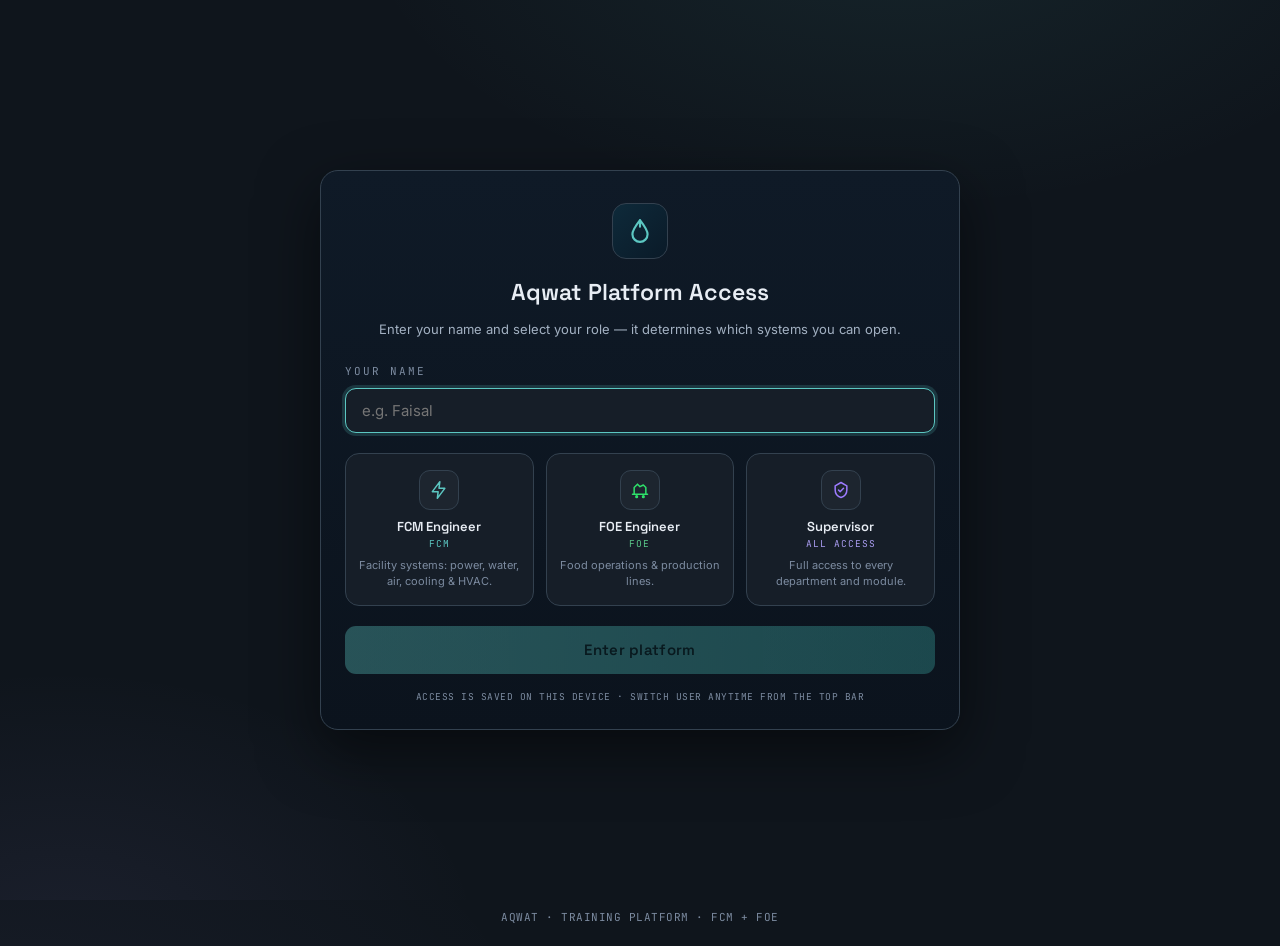
<file: index.html>
<!DOCTYPE html>
<html lang="en" dir="ltr">
<head>
<meta charset="UTF-8">
<meta name="viewport" content="width=device-width, initial-scale=1.0, viewport-fit=cover">
<meta name="color-scheme" content="dark">
<meta name="theme-color" content="#080d13">
<title>Aqwat — Training Platform</title>
<link rel="preconnect" href="https://fonts.googleapis.com">
<link rel="preconnect" href="https://fonts.gstatic.com" crossorigin>
<link href="https://fonts.googleapis.com/css2?family=Space+Grotesk:wght@400;500;600;700&family=Inter:wght@400;500;600&family=JetBrains+Mono:wght@400;500;700&family=Cairo:wght@400;500;600;700&display=swap" rel="stylesheet">
<link rel="stylesheet" href="css/main.css">
</head>
<body>
<a class="skip" href="#main" data-t="skip">Skip to content</a>

<!-- ============ ENTRY GATE ============ -->
<div id="gate" role="dialog" aria-modal="true" aria-labelledby="gateTitle">
  <div class="gatebox">
    <div class="glogo" aria-hidden="true"><svg width="26" height="26" viewBox="0 0 24 24" fill="none" stroke="#5cc7c2" stroke-width="2" stroke-linecap="round" stroke-linejoin="round"><path d="M12 2v6M12 22a7 7 0 0 0 7-7c0-4-7-13-7-13S5 11 5 15a7 7 0 0 0 7 7z"/></svg></div>
    <h2 id="gateTitle">Aqwat Platform Access</h2>
    <p class="gsub" id="gateSub"></p>
    <div class="gfield">
      <label for="gateName" id="gateNameL">Your name</label>
      <input id="gateName" type="text" maxlength="40" autocomplete="off">
    </div>
    <div class="roles" id="roleGrid" role="radiogroup" aria-labelledby="gateSub">
      <button class="role" data-role="fcm_eng" role="radio" aria-checked="false">
        <span class="rico" aria-hidden="true"><svg width="20" height="20" viewBox="0 0 24 24" fill="none" stroke="#5cc7c2" stroke-width="1.8" stroke-linecap="round" stroke-linejoin="round"><path d="M13 2 4 14h7l-1 8 9-12h-7z"/></svg></span>
        <h4 id="rFcmN">FCM Engineer</h4><span class="rc">FCM</span><p id="rFcmD"></p>
      </button>
      <button class="role" data-role="foe_eng" role="radio" aria-checked="false">
        <span class="rico" aria-hidden="true"><svg width="20" height="20" viewBox="0 0 24 24" fill="none" stroke="#2ee06a" stroke-width="1.8" stroke-linecap="round" stroke-linejoin="round"><path d="M3 17h18M5 17V9l4-4 3 3 4-2 3 3v8"/><circle cx="8" cy="20" r="1"/><circle cx="16" cy="20" r="1"/></svg></span>
        <h4 id="rFoeN">FOE Engineer</h4><span class="rc">FOE</span><p id="rFoeD"></p>
      </button>
      <button class="role" data-role="supervisor" role="radio" aria-checked="false">
        <span class="rico" aria-hidden="true"><svg width="20" height="20" viewBox="0 0 24 24" fill="none" stroke="#9d7bff" stroke-width="1.8" stroke-linecap="round" stroke-linejoin="round"><path d="M12 3l7 4v5c0 5-3.5 8-7 9-3.5-1-7-4-7-9V7z"/><path d="m9 12 2 2 4-4"/></svg></span>
        <h4 id="rSupN">Supervisor</h4><span class="rc rc-sup" id="rSupC">ALL ACCESS</span><p id="rSupD"></p>
      </button>
    </div>
    <button id="gateEnter" disabled>Enter platform</button>
    <p class="gatehint" id="gateHint"></p>
  </div>
</div>

<header>
  <div class="brand">
    <div><h1>Aqwat</h1><div class="sub" id="brandSub">Training Platform</div></div>
  </div>
  <nav class="mainnav" aria-label="Main">
    <button class="navbtn on" data-view="home" data-t="navHome">Modules</button>
    <button class="navbtn" data-view="dash" data-t="navDash">Dashboard</button>
    <button class="navbtn" data-view="insights" data-t="navInsights">Insights</button>
    <button class="navbtn" data-view="maint" data-t="navMaint">Maintenance</button>
  </nav>
  <div class="spacer"></div>
  <div class="clock" aria-hidden="true"><div id="clkTop">--:--:--</div><div><span id="clkPhaseL">PHASE</span> <b id="clkPhase">—</b></div></div>
  <button class="userchip" id="userChip">
    <span class="av" id="uAv" aria-hidden="true">?</span>
    <span class="uinfo"><span class="un" id="uName">—</span><br><span class="ur" id="uRole">—</span></span>
  </button>
  <div class="langtog" id="langTog" role="group" aria-label="Language">
    <button data-lang="en" class="on" aria-pressed="true">EN</button>
    <button data-lang="ar" aria-pressed="false">ع</button>
  </div>
</header>

<main class="stage" id="main">

  <!-- ============ HOME VIEW ============ -->
  <section id="view-home">
    <div class="hero">
      <div class="kick" id="heroKick"></div>
      <h2 id="heroTitle"></h2>
      <p id="heroLede"></p>
      <div class="opsstrip">
        <div class="live" id="opsLive"><span class="pdot" aria-hidden="true"></span><span id="opsLiveText">—</span></div>
        <div class="vsep" aria-hidden="true"></div>
        <div class="prog">
          <div class="pk"><span id="progL"></span><b id="progV">0 / 0</b></div>
          <div class="pbar" role="progressbar" aria-labelledby="progL" aria-valuemin="0" aria-valuemax="100" aria-valuenow="0" id="progBar"><div class="pfill" id="progFill"></div></div>
        </div>
      </div>
    </div>

    <div class="toolbar">
      <button class="fbtn on all" data-f="all"><span class="d" aria-hidden="true"></span><span data-t="fAll">All</span></button>
      <button class="fbtn fcm" data-f="fcm"><span class="d" aria-hidden="true"></span>FCM</button>
      <button class="fbtn foe" data-f="foe"><span class="d" aria-hidden="true"></span>FOE</button>
      <div class="search">
        <svg width="15" height="15" viewBox="0 0 24 24" fill="none" stroke="#8296ac" stroke-width="2" aria-hidden="true"><circle cx="11" cy="11" r="7"/><path d="m21 21-4-4"/></svg>
        <input id="searchBox" type="search" autocomplete="off" aria-label="Search modules">
      </div>
      <button class="fbtn" id="contentSearchBtn" aria-label="Search all content">
        <svg width="15" height="15" viewBox="0 0 24 24" fill="none" stroke="currentColor" stroke-width="2" aria-hidden="true"><circle cx="11" cy="11" r="7"/><path d="m21 21-4-4"/></svg>
        <span data-t="searchTitle">Search all content</span>
      </button>
    </div>

    <div id="pinWrap" hidden>
      <div class="sectitle"><span data-t="pinned">Pinned</span></div>
      <div class="pinrow" id="pinRow"></div>
    </div>

    <div class="sectitle"><span data-t="allSystems">All modules</span></div>
    <div class="grid" id="grid"></div>
  </section>

  <!-- ============ DASHBOARD VIEW ============ -->
  <section id="view-dash" hidden>
    <div class="hero">
      <div class="kick" id="dashKick"></div>
      <h2 id="dashTitle"></h2>
      <p id="dashLede"></p>
    </div>

    <!-- KPI cards -->
    <div class="kpigrid" id="kpiGrid"></div>

    <!-- continue + streak -->
    <div class="dashsplit">
      <div class="continuecard" id="continueCard" hidden>
        <div class="cc-k" id="continueL"></div>
        <div class="cc-row">
          <div class="ico" id="continueIco" aria-hidden="true"></div>
          <div class="cc-info"><h4 id="continueName">—</h4><span id="continueDept"></span></div>
          <button class="cc-go" id="continueBtn"></button>
        </div>
      </div>
      <div class="streakcard">
        <div class="streak-flame" aria-hidden="true">
          <svg width="26" height="26" viewBox="0 0 24 24" fill="none" stroke="#ffb02e" stroke-width="1.8" stroke-linecap="round" stroke-linejoin="round"><path d="M12 2c1 3 4 4 4 8a4 4 0 0 1-8 0c0-1 .5-2 1-3 .5 2 2 2 2 2 .5-3-1-5 1-7z"/><path d="M8 14a4 4 0 0 0 8 0"/></svg>
        </div>
        <div><b id="streakN">0</b><span id="streakL"></span></div>
      </div>
    </div>

    <div class="sectitle"><span id="recentL"></span></div>
    <div class="pinrow" id="recentRow"></div>

    <!-- completion ring + cert -->
    <div class="dashtop">
      <div class="ringcard">
        <svg class="ring" viewBox="0 0 120 120" aria-hidden="true">
          <circle cx="60" cy="60" r="52" class="ring-bg"/>
          <circle cx="60" cy="60" r="52" class="ring-fg" id="ringFg"/>
        </svg>
        <div class="ringtxt"><b id="ringPct">0%</b><span id="ringL"></span></div>
      </div>
      <div class="dashstats">
        <div class="dstat"><span class="dk" id="dsModulesL"></span><b id="dsModules">0/0</b></div>
        <div class="dstat"><span class="dk" id="dsQuizL"></span><b id="dsQuiz">0/0</b></div>
        <div class="dstat"><span class="dk" id="dsAvgL"></span><b id="dsAvg">—</b></div>
        <button id="certBtn" class="certbtn" disabled>
          <svg width="16" height="16" viewBox="0 0 24 24" fill="none" stroke="currentColor" stroke-width="2" aria-hidden="true"><circle cx="12" cy="9" r="6"/><path d="m8.5 14-2 7 5.5-3 5.5 3-2-7"/></svg>
          <span id="certBtnL">Download certificate (PDF)</span>
        </button>
        <p class="certhint" id="certHint"></p>
      </div>
    </div>
    <div class="sectitle"><span id="dashListL"></span></div>
    <div class="dashlist" id="dashList"></div>
  </section>

  <!-- ============ INSIGHTS VIEW ============ -->
  <section id="view-insights" hidden>
    <div class="hero">
      <div class="kick" id="insightsKick"></div>
      <h2 id="insightsTitle"></h2>
      <p id="insightsLede"></p>
    </div>

    <div class="insightgrid">
      <div class="panel">
        <div class="panel-h"><span id="weakTitle"></span></div>
        <div id="weakList"></div>
      </div>
      <div class="panel">
        <div class="panel-h"><span id="recTitle"></span></div>
        <div id="recList"></div>
      </div>
    </div>

    <div class="panel">
      <div class="panel-h"><span id="weeklyTitle"></span></div>
      <div id="weeklyChart" class="weeklychart"></div>
    </div>

    <div class="panel">
      <div class="panel-h"><span id="heatTitle"></span></div>
      <div id="heatmap" class="heatmap"></div>
    </div>

    <!-- Equipment KPI dashboard -->
    <div class="hero" style="margin-top:var(--sp-8)">
      <div class="kick" id="eqKick"></div>
      <h2 id="eqTitle" style="font-size:var(--fs-h3)"></h2>
      <p id="eqLede"></p>
    </div>
    <div class="eqsummary" id="eqSummary"></div>
    <div class="eqgrid" id="eqGrid"></div>
  </section>

  <!-- ============ MAINTENANCE VIEW ============ -->
  <section id="view-maint" hidden>
    <div class="hero">
      <div class="kick" id="maintKick"></div>
      <h2 id="maintTitle"></h2>
      <p id="maintLede"></p>
    </div>
    <div class="maintadd">
      <input id="maintInput" type="text" maxlength="120" aria-label="task">
      <select id="maintModule" aria-label="module"></select>
      <select id="maintPrio" aria-label="priority">
        <option value="low"></option><option value="med" selected></option><option value="high"></option>
      </select>
      <button id="maintAddBtn" class="cc-go"></button>
    </div>
    <div class="maintcounts" id="maintCounts"></div>
    <div class="maintlist" id="maintList"></div>
  </section>
</main>

<!-- ============ MODULE VIEWER ============ -->
<div id="viewer" role="dialog" aria-modal="true" aria-labelledby="vtitle">
  <div id="vbar">
    <button id="vback"><span id="vbackArrow" aria-hidden="true">←</span> <span data-t="back">Back</span></button>
    <div id="vtitle">—</div>
    <div class="spacer"></div>
    <button id="vquiz" class="quizbtn">
      <svg width="14" height="14" viewBox="0 0 24 24" fill="none" stroke="currentColor" stroke-width="2" aria-hidden="true"><path d="M9 11l3 3 8-8"/><path d="M20 12v6a2 2 0 0 1-2 2H6a2 2 0 0 1-2-2V6a2 2 0 0 1 2-2h9"/></svg>
      <span data-t="takeQuiz">Take quiz</span>
    </button>
    <button id="vpractice" class="quizbtn">
      <svg width="14" height="14" viewBox="0 0 24 24" fill="none" stroke="currentColor" stroke-width="2" aria-hidden="true"><path d="M9 18V5l12-2v13"/><circle cx="6" cy="18" r="3"/><circle cx="18" cy="16" r="3"/></svg>
      <span data-t="practiceStart">Guided practice</span>
    </button>
  </div>
  <iframe id="vframe" title="Training module" loading="lazy"></iframe>
  <div id="vload"><div><div class="sp" aria-hidden="true"></div><span data-t="loading">Loading module…</span></div></div>
</div>

<!-- ============ QUIZ OVERLAY (built by quiz.js) ============ -->
<div id="quizWrap" role="dialog" aria-modal="true" hidden></div>

<!-- ============ CONTENT SEARCH OVERLAY ============ -->
<div id="searchOverlay" role="dialog" aria-modal="true" aria-labelledby="soTitle" hidden>
  <div class="sobox">
    <div class="soh">
      <svg width="18" height="18" viewBox="0 0 24 24" fill="none" stroke="#8296ac" stroke-width="2" aria-hidden="true"><circle cx="11" cy="11" r="7"/><path d="m21 21-4-4"/></svg>
      <input id="soInput" type="search" autocomplete="off">
      <button class="qclose" id="soClose" aria-label="Close">✕</button>
    </div>
    <div id="soResults" class="soresults"></div>
  </div>
</div>

<!-- ============ CONTENT ASSISTANT ============ -->
<button id="assistFab" aria-label="Content assistant">
  <svg width="22" height="22" viewBox="0 0 24 24" fill="none" stroke="currentColor" stroke-width="1.9" stroke-linecap="round" stroke-linejoin="round"><path d="M12 3a7 7 0 0 1 7 7c0 2-1 3.5-2.5 5L16 21l-4-2-4 2 -.5-6C6 13.5 5 12 5 10a7 7 0 0 1 7-7z"/><circle cx="9.5" cy="10" r="1"/><circle cx="14.5" cy="10" r="1"/></svg>
</button>
<div id="assistPanel" role="dialog" aria-modal="true" aria-labelledby="apTitle" hidden>
  <div class="ap-h">
    <b id="apTitle"></b>
    <button class="qclose" id="apClose" aria-label="Close">✕</button>
  </div>
  <p class="ap-intro" id="apIntro"></p>
  <div class="ap-body" id="apBody"></div>
  <div class="ap-input">
    <input id="apInput" type="text" autocomplete="off">
    <button id="apSend" class="cc-go"></button>
  </div>
  <p class="ap-disclaim" id="apDisclaim"></p>
</div>

<div id="toast" role="status" aria-live="polite"></div>
<footer id="footer">AQWAT · TRAINING PLATFORM · FCM + FOE</footer>

<script src="js/store.js" defer></script>
<script src="js/i18n.js" defer></script>
<script src="js/registry.js" defer></script>
<script src="js/quiz-data.js" defer></script>
<script src="js/quiz.js" defer></script>
<script src="js/cert.js" defer></script>
<script src="js/search.js" defer></script>
<script src="js/analytics.js" defer></script>
<script src="js/assistant.js" defer></script>
<script src="js/maintenance.js" defer></script>
<script src="js/practice.js" defer></script>
<script src="js/equipment.js" defer></script>
<script src="js/app.js" defer></script>
</body>
</html>
</file>
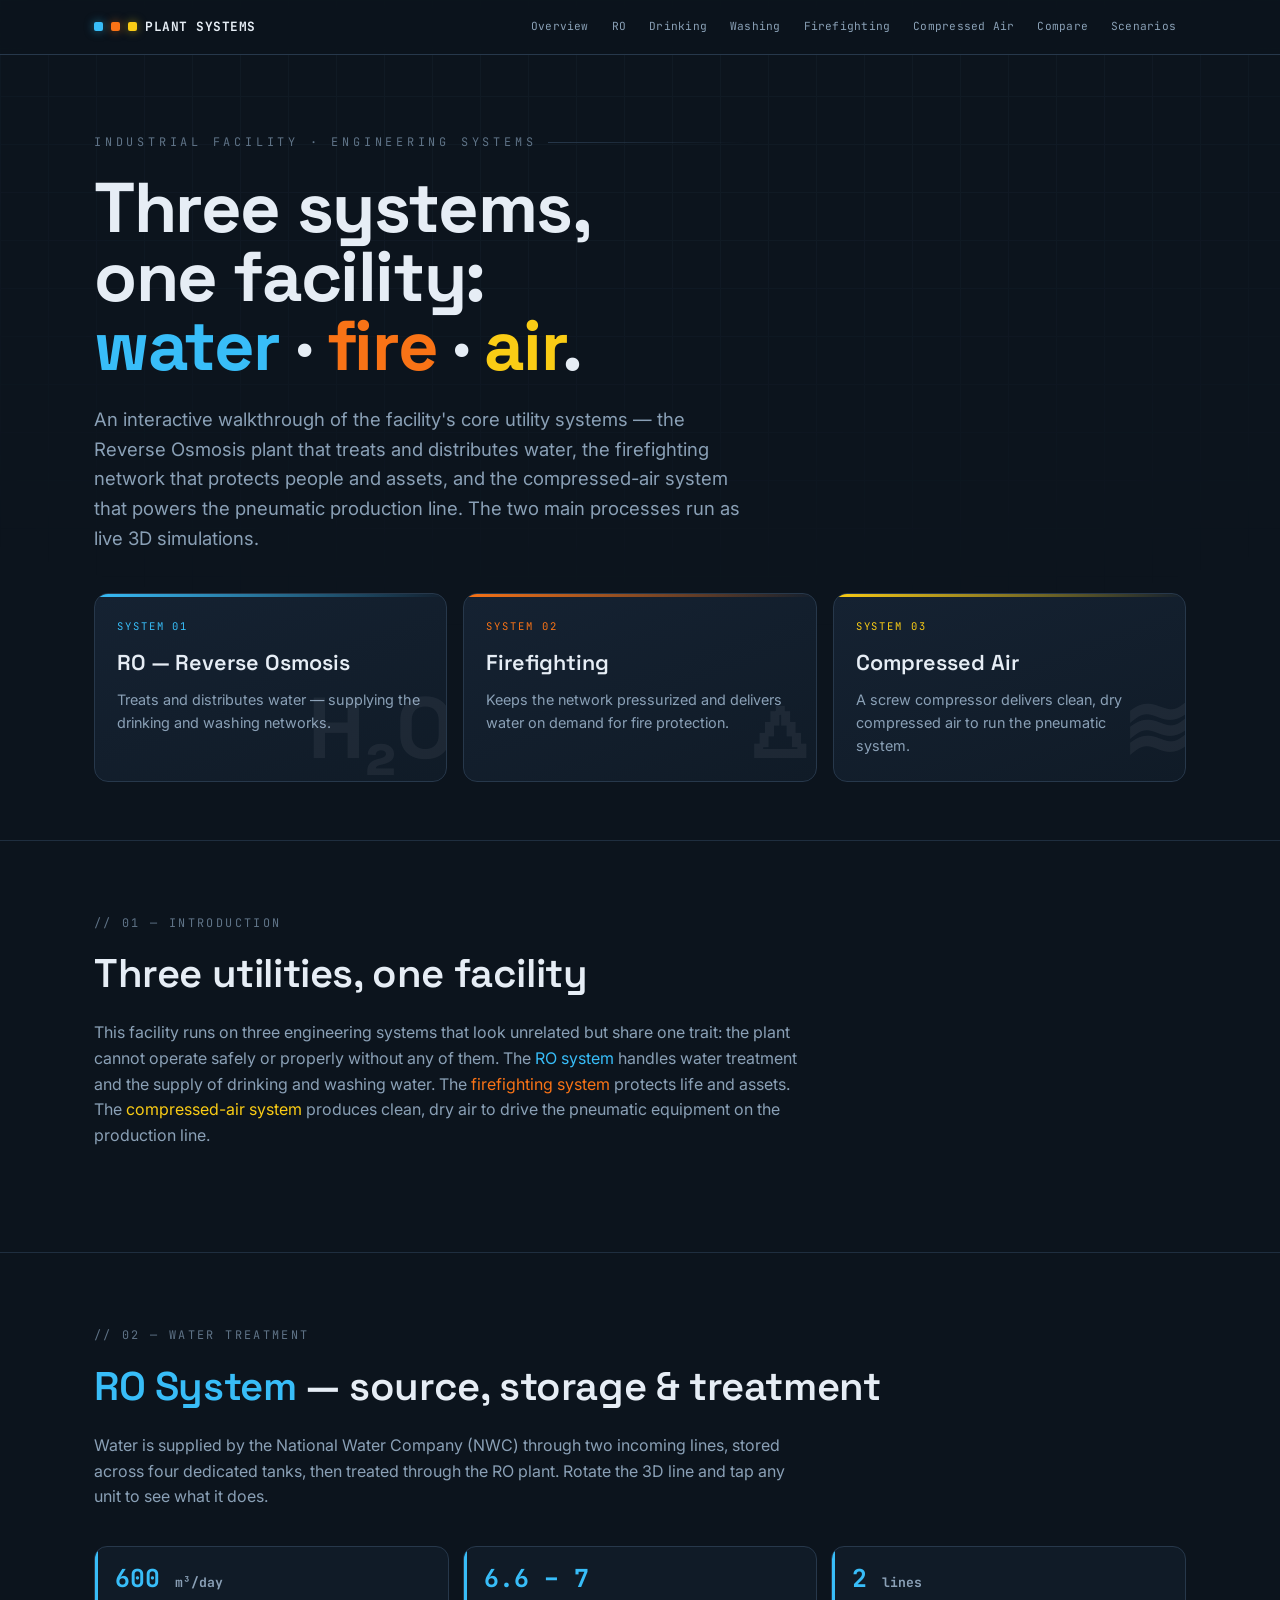
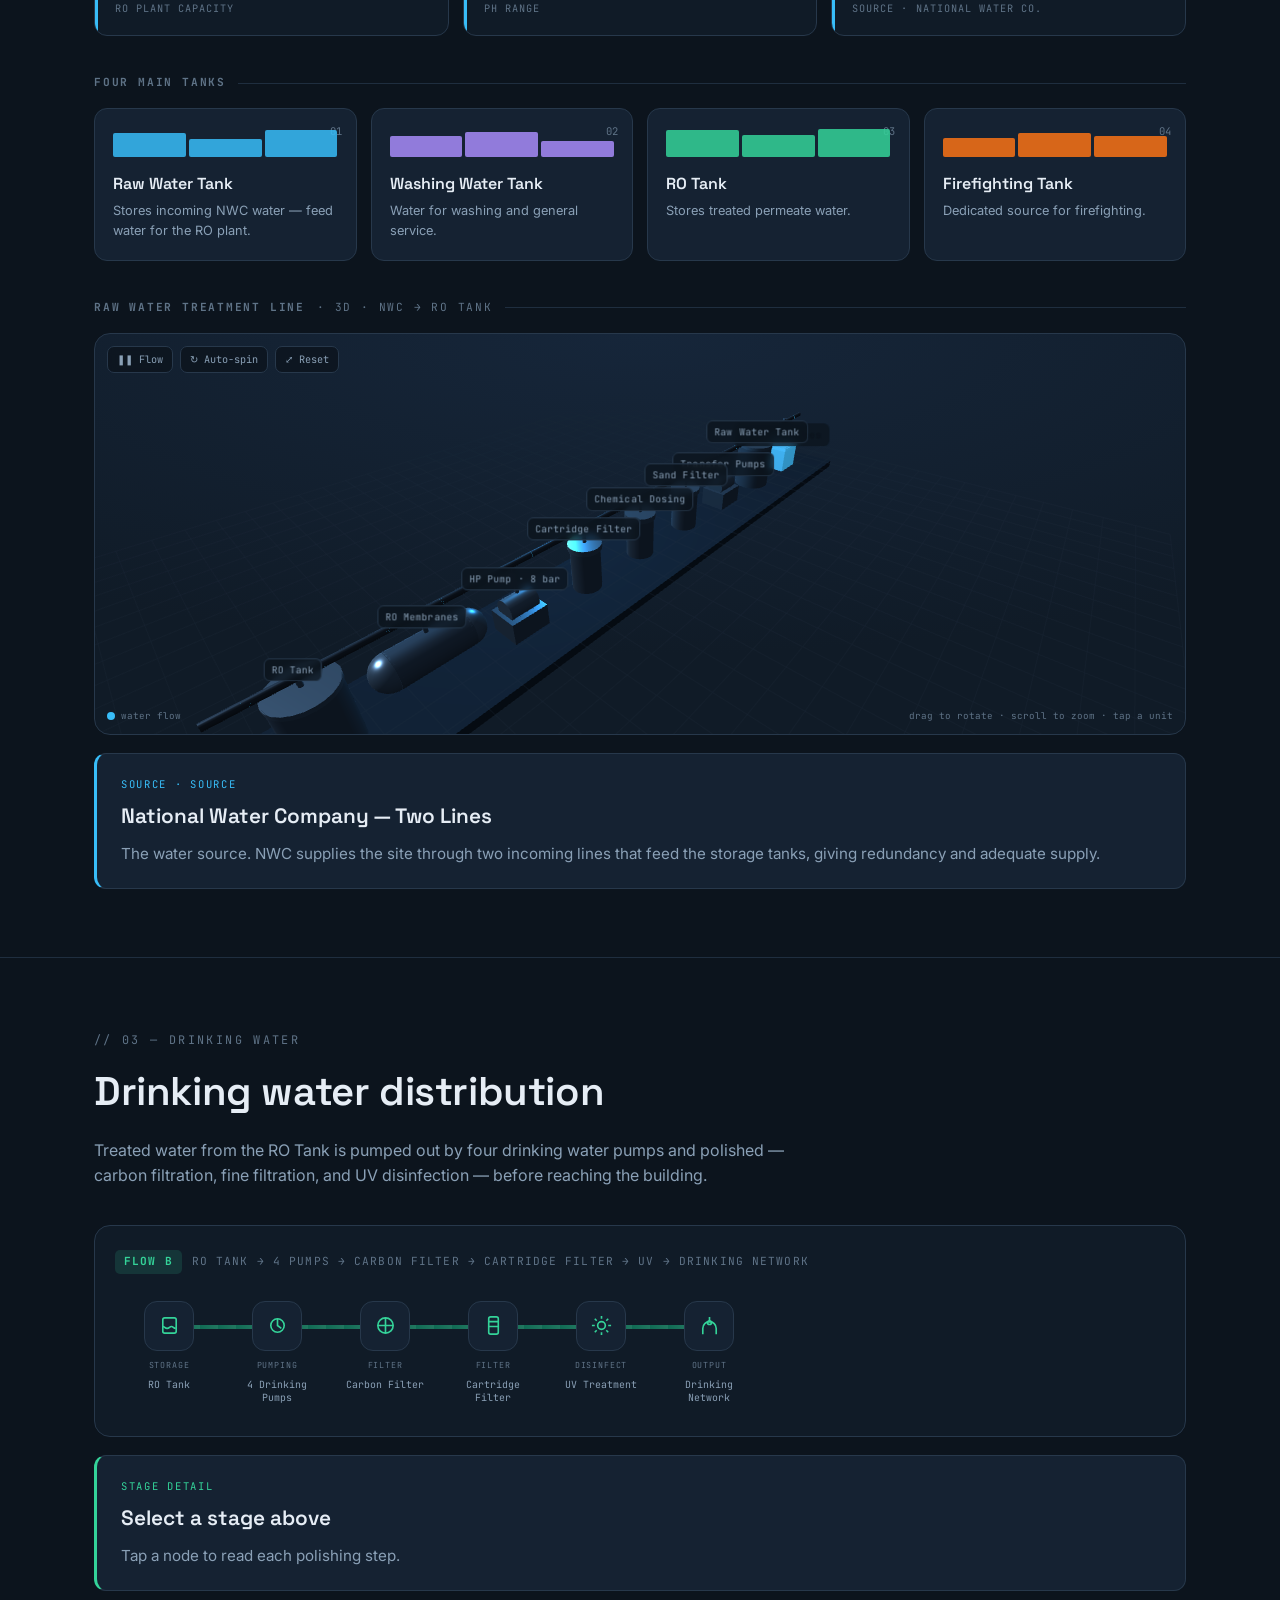
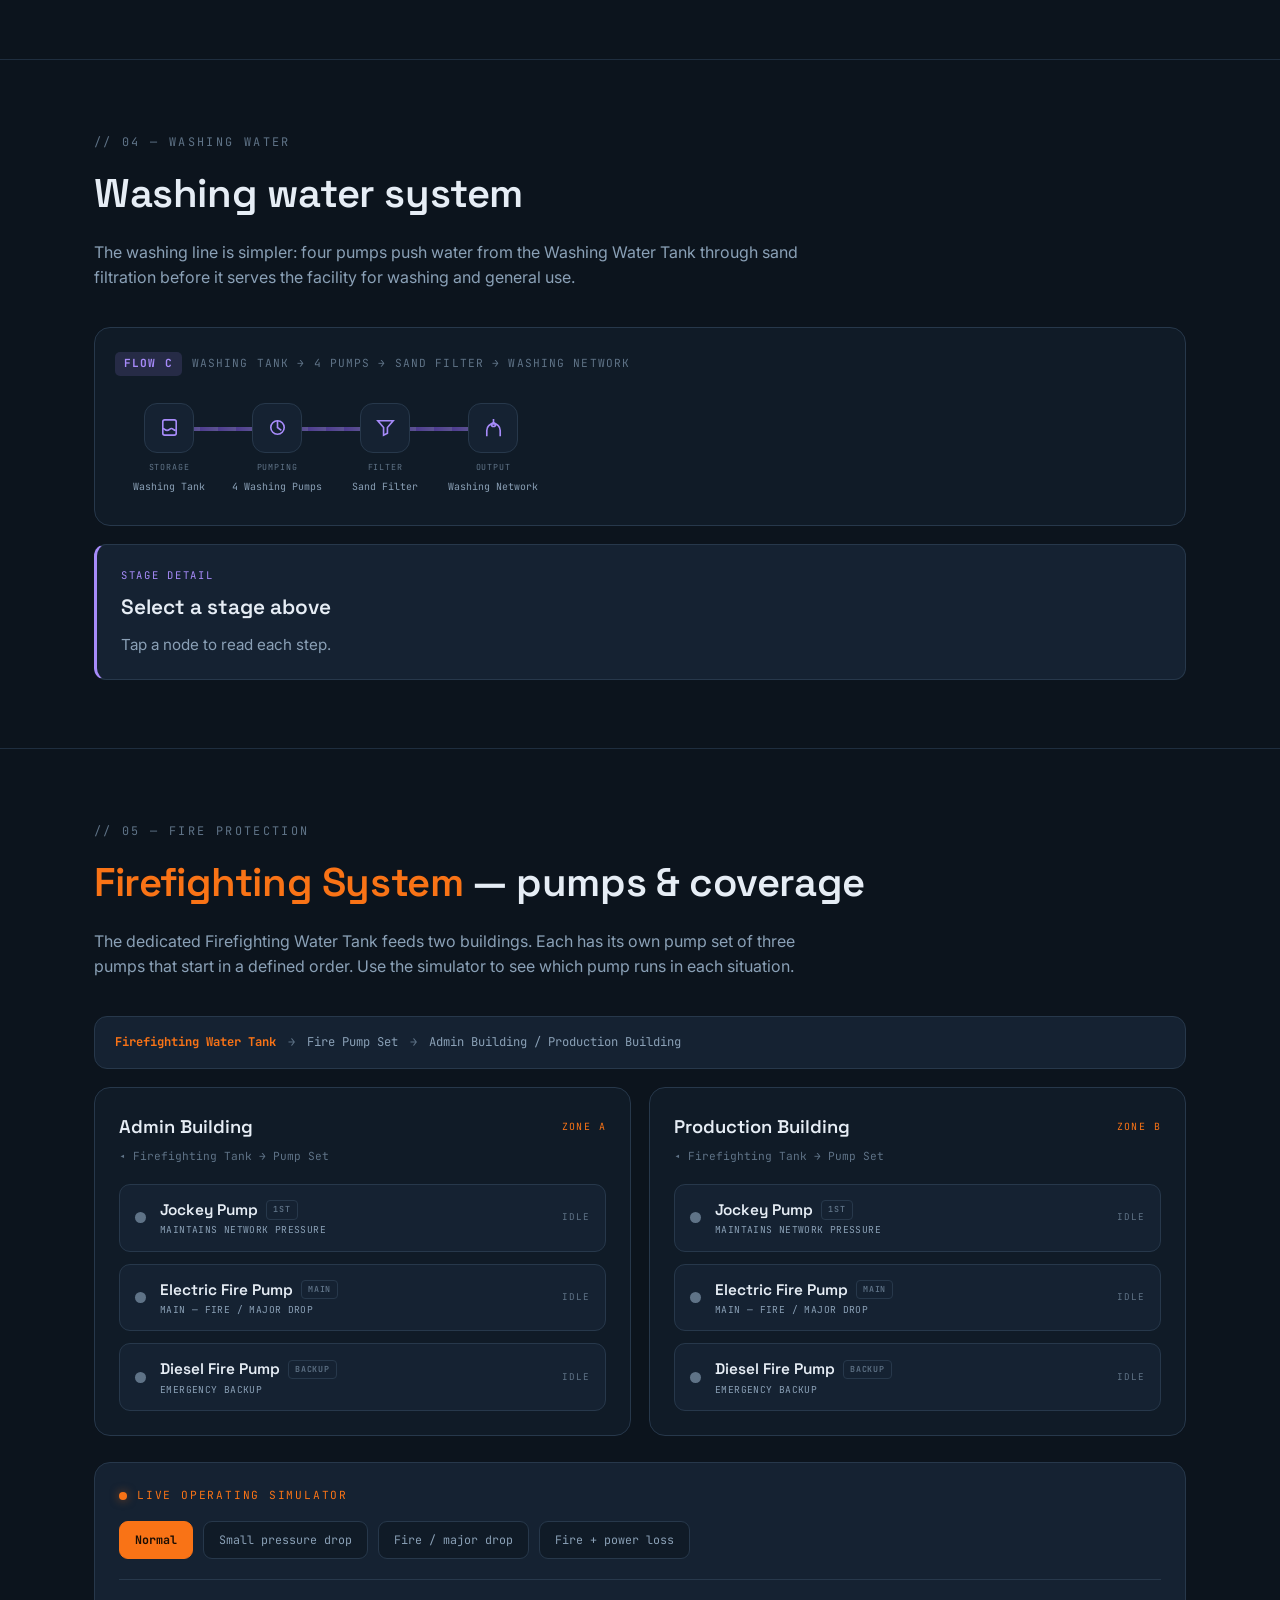
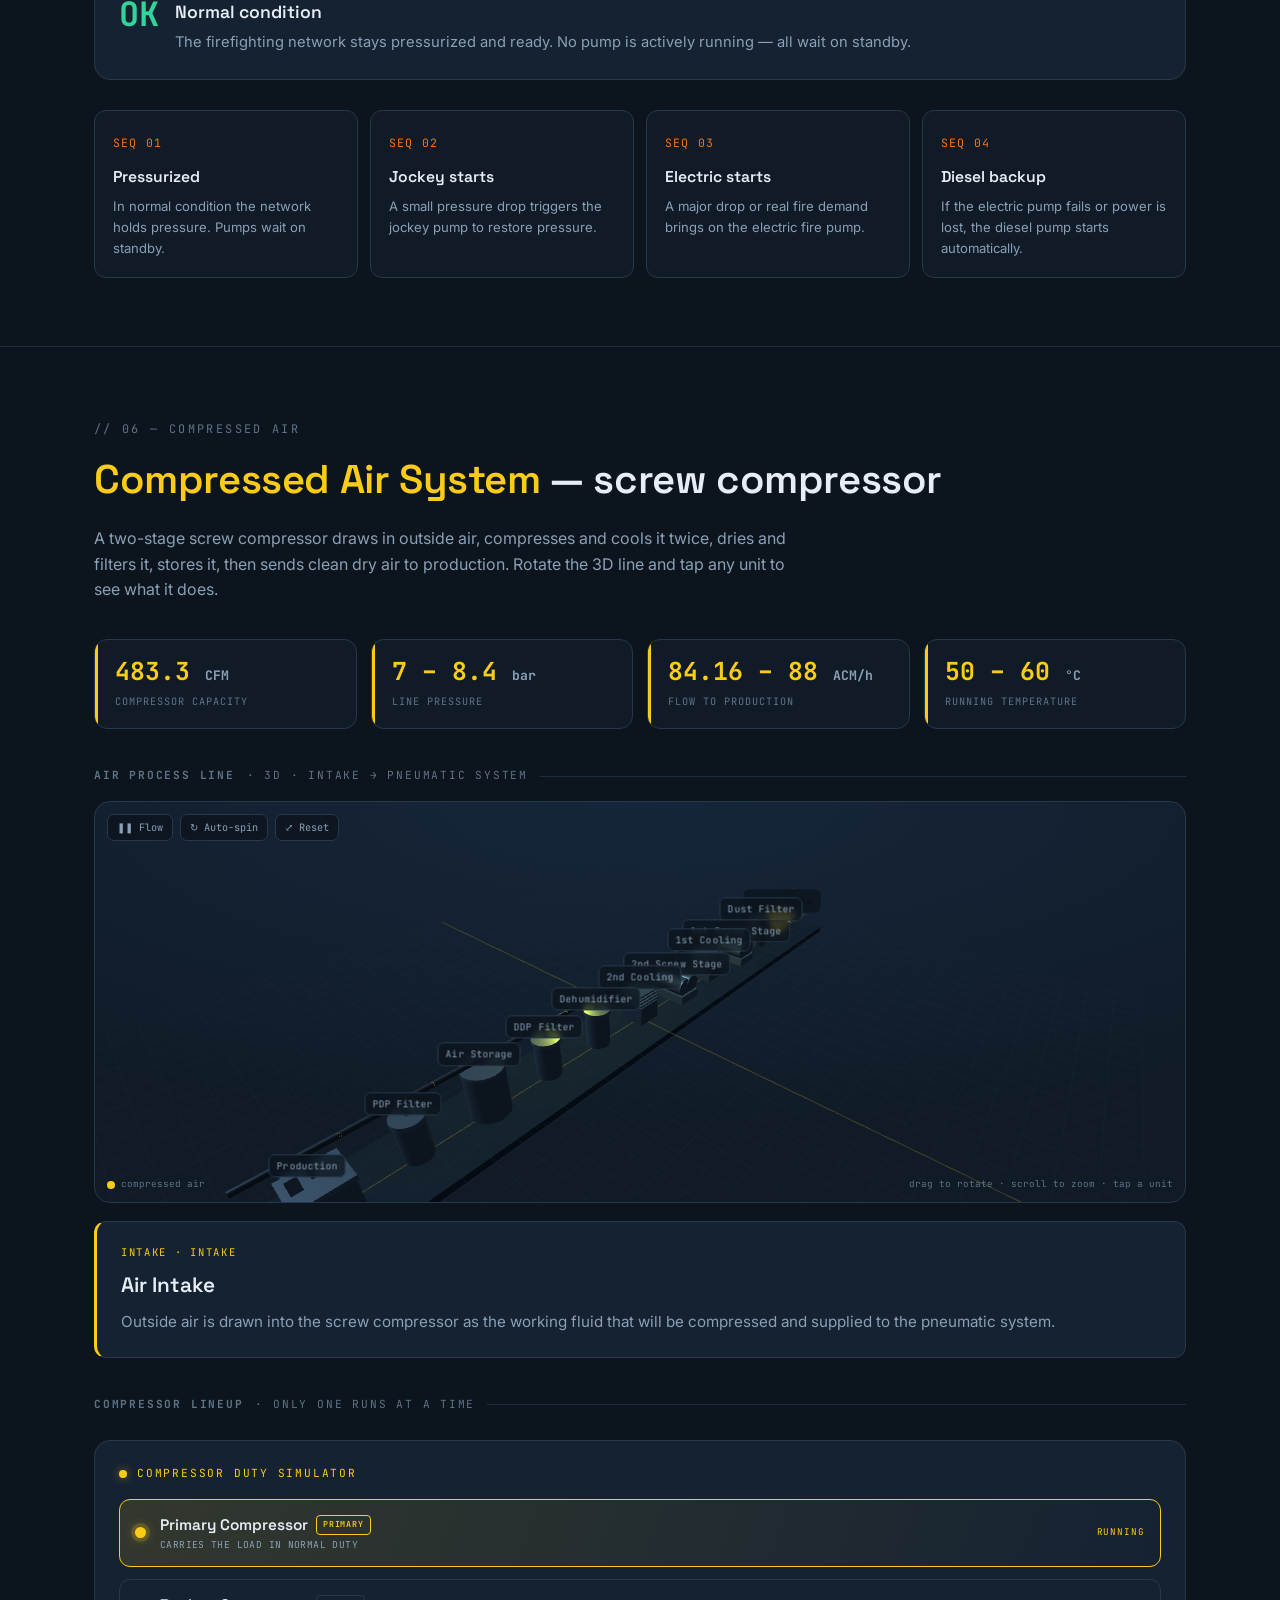
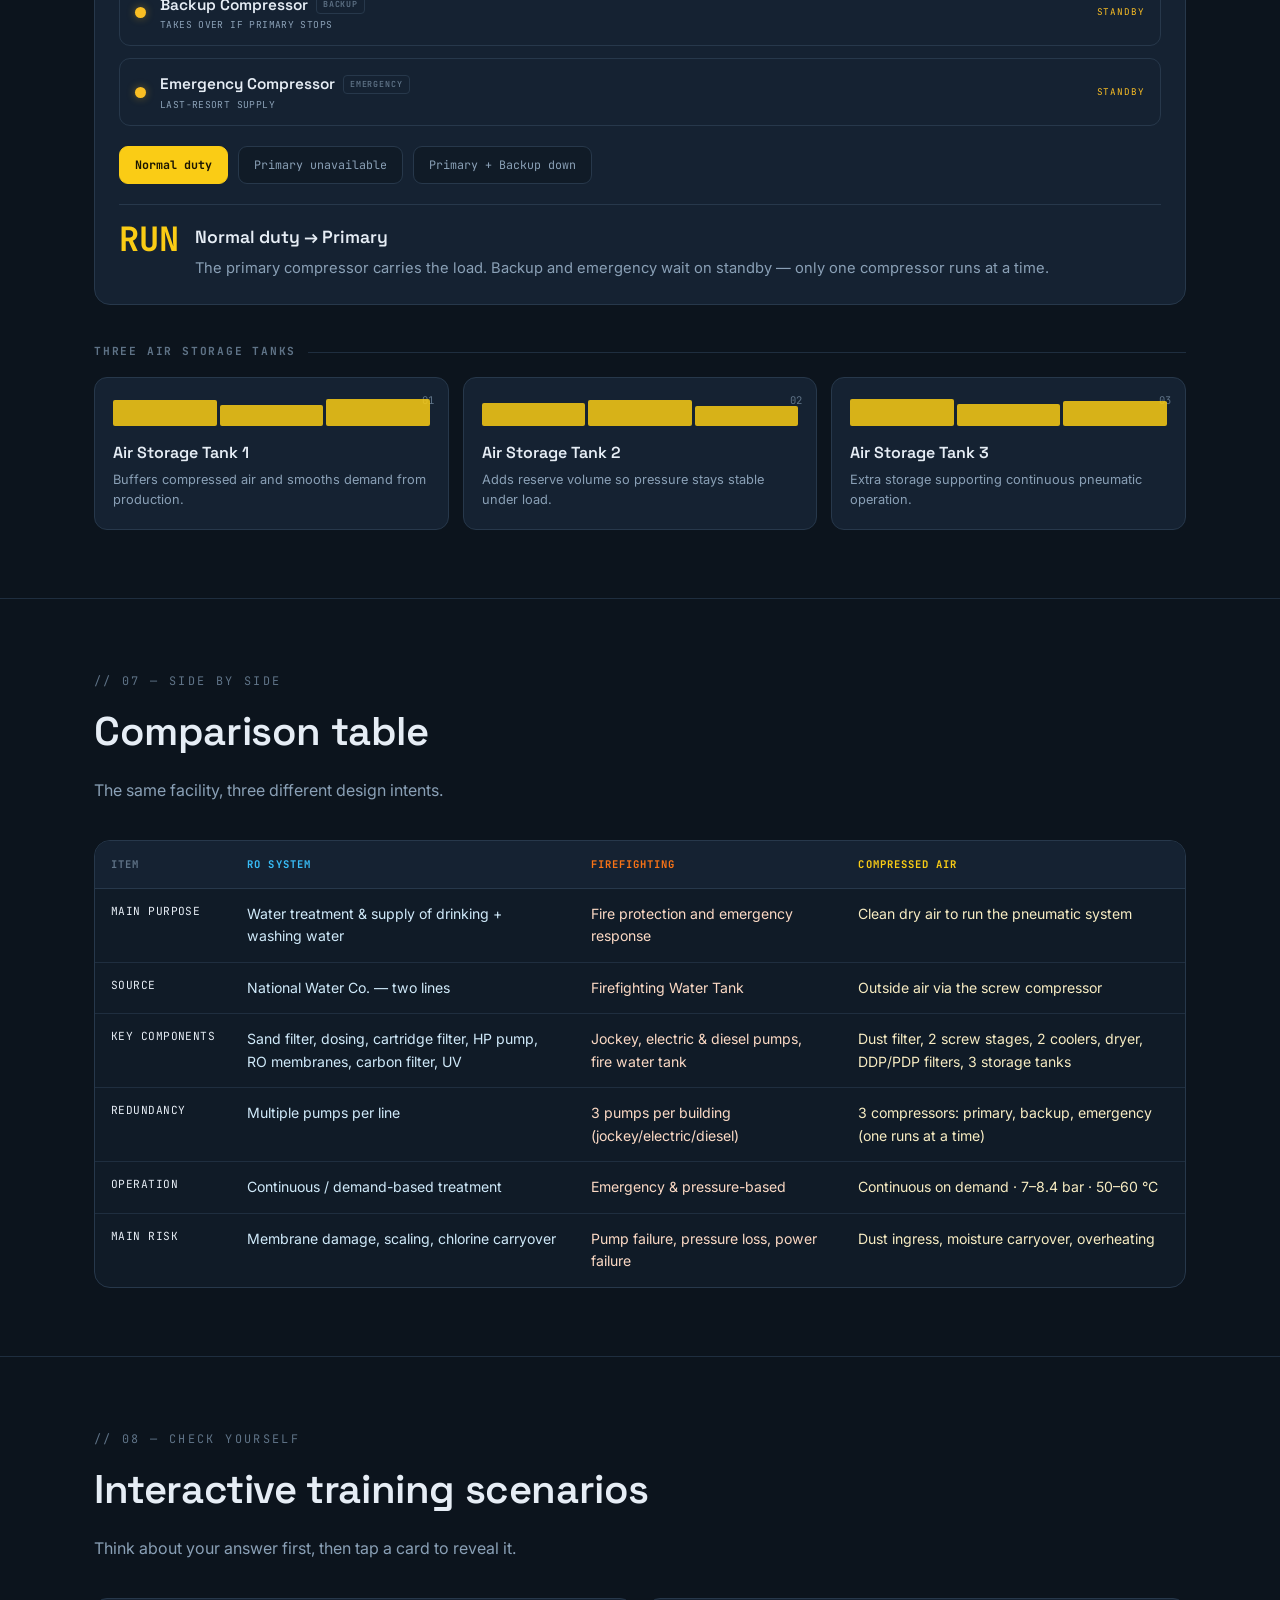
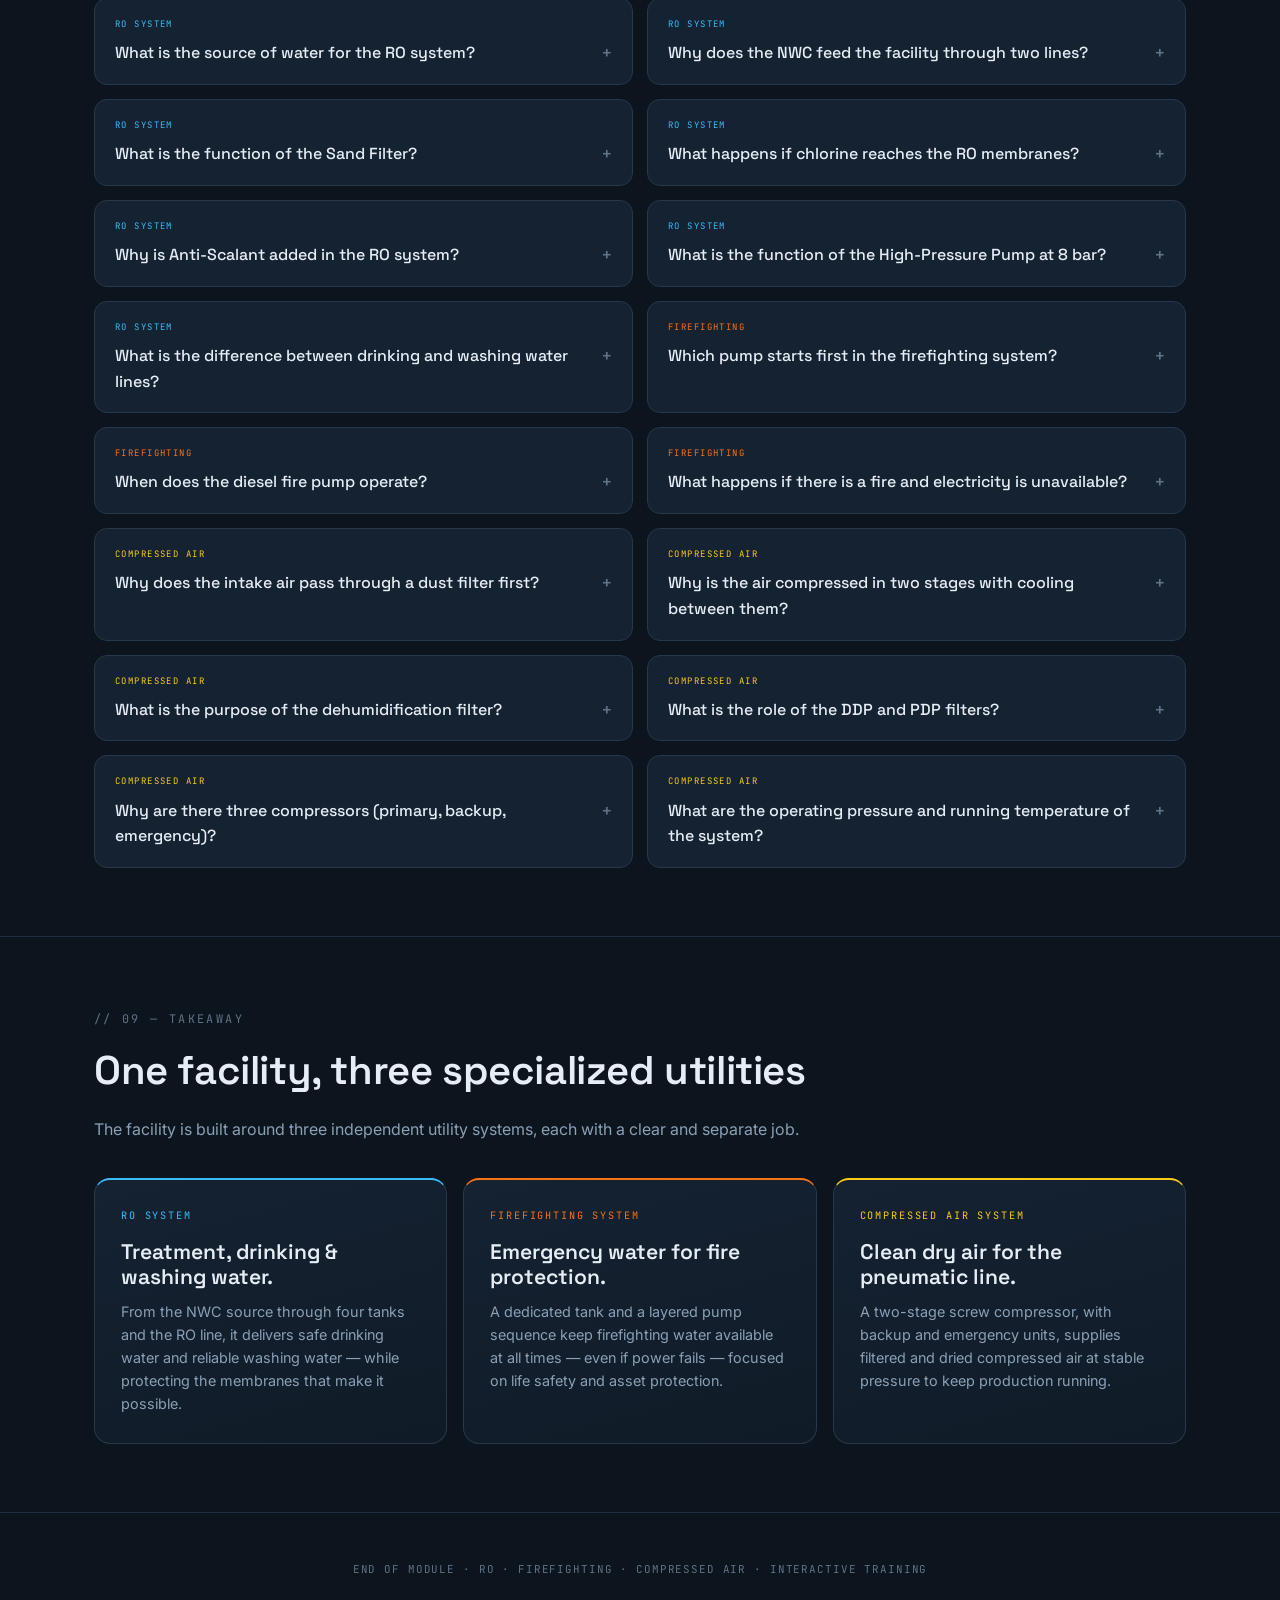
<file: modules/aws.html>
<!DOCTYPE html>
<html lang="en">
<head>
<meta charset="UTF-8">
<meta name="viewport" content="width=device-width, initial-scale=1.0">
<title>Plant Systems — RO, Firefighting &amp; Compressed Air</title>
<link rel="preconnect" href="https://fonts.googleapis.com">
<link rel="preconnect" href="https://fonts.gstatic.com" crossorigin>
<link href="https://fonts.googleapis.com/css2?family=Space+Grotesk:wght@400;500;600;700&family=Inter:wght@400;500;600&family=JetBrains+Mono:wght@400;500;700&display=swap" rel="stylesheet">
<script src="../vendor/three.min.js"></script>
<script>window.THREE||document.write('<script src="https://cdnjs.cloudflare.com/ajax/libs/three.js/r128/three.min.js"><\/script>')</script>
<script>window.THREE||document.write('<script src="https://cdn.jsdelivr.net/npm/three@0.128.0/build/three.min.js"><\/script>')</script>
<script>window.THREE||document.write('<script src="https://unpkg.com/three@0.128.0/build/three.min.js"><\/script>')</script>
<script>window.addEventListener('DOMContentLoaded',function(){if(!window.THREE){var d=document.createElement('div');d.setAttribute('role','alert');d.style.cssText='position:fixed;top:12px;left:50%;transform:translateX(-50%);z-index:9999;background:#2a1113;border:1px solid #ff5163;color:#ffd7db;font:12px monospace;padding:9px 16px;border-radius:10px;max-width:92vw;text-align:center';d.textContent='3D engine failed to load \u2014 check your internet connection. | \u062a\u0639\u0630\u0631 \u062a\u062d\u0645\u064a\u0644 \u0645\u062d\u0631\u0643 \u0627\u0644\u0623\u0628\u0639\u0627\u062f \u2014 \u062a\u062d\u0642\u0642 \u0645\u0646 \u0627\u0644\u0627\u062a\u0635\u0627\u0644.';document.body.appendChild(d);}});</script>
<style>
  :root{
    --bg:#0c141d; --bg-2:#101b27; --panel:#152232; --panel-2:#1b2c3e;
    --line:#27384b; --line-soft:#1f2e3f;
    --text:#e6edf5; --muted:#8aa0b6; --muted-2:#5f7387;
    --water:#38bdf8; --water-deep:#0ea5e9; --water-glow:rgba(56,189,248,.5);
    --drink:#34d399; --drink-glow:rgba(52,211,153,.45);
    --wash:#a78bfa; --wash-glow:rgba(167,139,250,.45);
    --fire:#f97316; --fire-deep:#ef4444; --fire-glow:rgba(249,115,22,.5);
    --air:#facc15; --air-deep:#eab308; --air-glow:rgba(250,204,21,.5);
    --warn:#fbbf24;
    --display:'Space Grotesk',sans-serif; --body:'Inter',sans-serif; --mono:'JetBrains Mono',monospace;
  }
  *{box-sizing:border-box;margin:0;padding:0}
  html{scroll-behavior:smooth}
  @media (prefers-reduced-motion:reduce){html{scroll-behavior:auto}}
  body{background:var(--bg);color:var(--text);font-family:var(--body);line-height:1.6;-webkit-font-smoothing:antialiased;overflow-x:hidden}
  body::before{content:"";position:fixed;inset:0;
    background-image:linear-gradient(var(--line-soft) 1px,transparent 1px),linear-gradient(90deg,var(--line-soft) 1px,transparent 1px);
    background-size:48px 48px;opacity:.25;pointer-events:none;z-index:0;
    mask-image:radial-gradient(ellipse 120% 90% at 50% 0%,#000 30%,transparent 80%)}
  .wrap{position:relative;z-index:1;max-width:1140px;margin:0 auto;padding:0 24px}

  nav{position:sticky;top:0;z-index:50;backdrop-filter:blur(12px);background:rgba(12,20,29,.82);border-bottom:1px solid var(--line)}
  .nav-inner{max-width:1140px;margin:0 auto;padding:12px 24px;display:flex;align-items:center;gap:18px;flex-wrap:wrap}
  .brand{display:flex;align-items:center;gap:8px;font-family:var(--mono);font-weight:700;letter-spacing:.04em;font-size:.8rem}
  .brand .dot{width:9px;height:9px;border-radius:2px;background:var(--water);box-shadow:0 0 10px var(--water-glow)}
  .brand .dot.f{background:var(--fire);box-shadow:0 0 10px var(--fire-glow)}
  .brand .dot.a{background:var(--air);box-shadow:0 0 10px var(--air-glow)}
  .nav-links{display:flex;gap:3px;margin-left:auto;flex-wrap:wrap}
  .nav-links a{font-family:var(--mono);font-size:.7rem;letter-spacing:.02em;color:var(--muted);text-decoration:none;padding:6px 10px;border-radius:6px;transition:.18s}
  .nav-links a:hover{color:var(--text);background:var(--panel)}
  .nav-links a:focus-visible{outline:2px solid var(--water);outline-offset:2px}

  header.hero{padding:78px 0 58px;position:relative}
  .eyebrow{font-family:var(--mono);font-size:.74rem;letter-spacing:.32em;text-transform:uppercase;color:var(--muted-2);margin-bottom:22px;display:flex;align-items:center;gap:12px}
  .eyebrow::after{content:"";flex:1;height:1px;background:linear-gradient(90deg,var(--line),transparent);max-width:200px}
  h1.title{font-family:var(--display);font-weight:700;font-size:clamp(2.4rem,6vw,4.4rem);line-height:.98;letter-spacing:-.02em;margin-bottom:24px}
  h1.title .w{color:var(--water)} h1.title .f{color:var(--fire)} h1.title .a{color:var(--air)}
  .lede{font-size:clamp(1rem,1.6vw,1.16rem);color:var(--muted);max-width:660px;margin-bottom:40px}
  .split{display:grid;grid-template-columns:repeat(3,1fr);gap:16px}
  @media(max-width:820px){.split{grid-template-columns:1fr}}
  .sys-card{position:relative;border:1px solid var(--line);border-radius:14px;padding:24px 22px;background:linear-gradient(160deg,var(--panel),var(--bg-2));overflow:hidden}
  .sys-card::before{content:"";position:absolute;top:0;left:0;right:0;height:3px}
  .sys-card.water::before{background:linear-gradient(90deg,var(--water),transparent)}
  .sys-card.fire::before{background:linear-gradient(90deg,var(--fire),transparent)}
  .sys-card.airc::before{background:linear-gradient(90deg,var(--air),transparent)}
  .sys-card .tag{font-family:var(--mono);font-size:.66rem;letter-spacing:.18em;text-transform:uppercase;margin-bottom:11px}
  .sys-card.water .tag{color:var(--water)} .sys-card.fire .tag{color:var(--fire)} .sys-card.airc .tag{color:var(--air)}
  .sys-card h3{font-family:var(--display);font-size:1.35rem;font-weight:600;margin-bottom:7px}
  .sys-card p{color:var(--muted);font-size:.9rem}
  .sys-card .glyph{position:absolute;right:-8px;bottom:-16px;font-size:5.4rem;opacity:.06;font-family:var(--display);font-weight:700}

  section{padding:68px 0;border-top:1px solid var(--line-soft)}
  .sec-head{margin-bottom:36px}
  .sec-num{font-family:var(--mono);font-size:.74rem;letter-spacing:.2em;color:var(--muted-2)}
  .sec-head h2{font-family:var(--display);font-size:clamp(1.7rem,3.4vw,2.5rem);font-weight:600;letter-spacing:-.01em;margin:8px 0 14px}
  .sec-head p{color:var(--muted);max-width:710px}
  .accent-w{color:var(--water)} .accent-f{color:var(--fire)} .accent-a{color:var(--air)}
  .block-label{font-family:var(--mono);font-size:.7rem;letter-spacing:.16em;text-transform:uppercase;color:var(--muted-2);margin:38px 0 16px;display:flex;align-items:center;gap:12px}
  .block-label::after{content:"";flex:1;height:1px;background:var(--line-soft)}
  .block-label b{font-weight:700}

  .stats{display:grid;grid-template-columns:repeat(3,1fr);gap:14px;margin-bottom:8px}
  .stats.four{grid-template-columns:repeat(4,1fr)}
  @media(max-width:760px){.stats,.stats.four{grid-template-columns:1fr 1fr}}
  @media(max-width:430px){.stats,.stats.four{grid-template-columns:1fr}}
  .stat{border:1px solid var(--line);border-radius:13px;background:var(--bg-2);padding:18px 20px;position:relative;overflow:hidden}
  .stat::before{content:"";position:absolute;left:0;top:0;bottom:0;width:3px;background:var(--water)}
  .stat.a::before{background:var(--air)}
  .stat .v{font-family:var(--mono);font-weight:700;font-size:1.55rem;color:var(--water);line-height:1.05}
  .stat.a .v{color:var(--air)}
  .stat .v small{font-size:.82rem;color:var(--muted)}
  .stat .k{font-family:var(--mono);font-size:.64rem;letter-spacing:.1em;text-transform:uppercase;color:var(--muted-2);margin-top:10px}

  .tanks{display:grid;grid-template-columns:repeat(4,1fr);gap:14px}
  .tanks.three{grid-template-columns:repeat(3,1fr)}
  @media(max-width:760px){.tanks{grid-template-columns:1fr 1fr}.tanks.three{grid-template-columns:1fr}}
  @media(max-width:430px){.tanks{grid-template-columns:1fr}}
  .tank{border:1px solid var(--line);border-radius:13px;background:var(--panel);padding:18px;position:relative}
  .tank .tk{display:flex;align-items:flex-end;gap:3px;height:30px;margin-bottom:14px}
  .tank .tk i{flex:1;border-radius:2px;background:var(--water);opacity:.85;display:block}
  .tank.t-wash .tk i{background:var(--wash)} .tank.t-ro .tk i{background:var(--drink)} .tank.t-fire .tk i{background:var(--fire)} .tank.t-air .tk i{background:var(--air)}
  .tank h5{font-family:var(--display);font-size:1rem;font-weight:600;margin-bottom:4px}
  .tank p{font-size:.8rem;color:var(--muted)}
  .tank .ix{position:absolute;top:14px;right:14px;font-family:var(--mono);font-size:.66rem;color:var(--muted-2)}

  /* 3D SIM */
  .sim3d{position:relative;border:1px solid var(--line);border-radius:16px;overflow:hidden;background:radial-gradient(ellipse 90% 80% at 50% 0%,#16263a,var(--bg-2))}
  .sim3d-stage{width:100%;height:400px;display:block;touch-action:none;cursor:grab}
  .sim3d-stage:active{cursor:grabbing}
  @media(max-width:600px){.sim3d-stage{height:320px}}
  .sim3d canvas{display:block}
  .sim3d-labels{position:absolute;inset:0;overflow:hidden;pointer-events:none;z-index:3}
  .s3-label{position:absolute;transform:translate(-50%,-50%);font-family:var(--mono);font-size:.6rem;letter-spacing:.01em;color:var(--muted);background:rgba(12,20,29,.72);border:1px solid var(--line);padding:3px 7px;border-radius:6px;white-space:nowrap;pointer-events:auto;cursor:pointer;transition:color .15s,border-color .15s;backdrop-filter:blur(3px)}
  .s3-label:hover{color:var(--text);border-color:var(--muted-2)}
  .s3-label.active{color:#0c141d;font-weight:700;border-color:transparent}
  .sim3d-bar{position:absolute;left:12px;top:12px;display:flex;gap:7px;z-index:5}
  .s3-btn{font-family:var(--mono);font-size:.64rem;background:rgba(12,20,29,.78);border:1px solid var(--line);color:var(--muted);padding:6px 9px;border-radius:7px;cursor:pointer;backdrop-filter:blur(4px);transition:.15s}
  .s3-btn:hover{color:var(--text);border-color:var(--muted-2)}
  .s3-btn.off{opacity:.5}
  .s3-hint{position:absolute;right:12px;bottom:10px;font-family:var(--mono);font-size:.58rem;color:var(--muted-2);z-index:5;pointer-events:none}
  .s3-legend{position:absolute;left:12px;bottom:10px;z-index:5;font-family:var(--mono);font-size:.58rem;color:var(--muted-2);display:flex;align-items:center;gap:6px;pointer-events:none}
  .s3-legend i{width:8px;height:8px;border-radius:50%;display:inline-block}

  /* 2D flow (drink/wash + fallback) */
  .flow{border:1px solid var(--line);border-radius:16px;background:var(--bg-2);padding:24px 20px;overflow-x:auto}
  .flow-head{display:flex;align-items:center;gap:10px;margin-bottom:18px;font-family:var(--mono);font-size:.7rem;letter-spacing:.1em;text-transform:uppercase;flex-wrap:wrap}
  .flow-head .pill{padding:3px 9px;border-radius:5px;font-weight:700}
  .flow.drink .flow-head .pill{background:rgba(52,211,153,.14);color:var(--drink)}
  .flow.wash .flow-head .pill{background:rgba(167,139,250,.14);color:var(--wash)}
  .flow-head span{color:var(--muted-2)}
  .flow-track{display:flex;gap:0;min-width:max-content}
  .stage{flex:0 0 auto;width:108px;position:relative;cursor:pointer;display:flex;flex-direction:column;align-items:center;text-align:center;gap:9px;padding:8px 6px 6px;border-radius:10px;transition:.2s;background:transparent;border:1px solid transparent}
  .stage:hover,.stage:focus-visible{background:var(--panel);border-color:var(--line);outline:none}
  .stage.active{background:var(--panel-2)}
  .node{width:50px;height:50px;border-radius:13px;display:grid;place-items:center;background:var(--panel);border:1px solid var(--line);position:relative;z-index:2;transition:.2s}
  .node svg{width:23px;height:23px;fill:none;stroke-width:1.7}
  .stage .nm{font-family:var(--mono);font-size:.62rem;color:var(--muted);line-height:1.3}
  .stage.active .nm{color:var(--text)}
  .stage .kind{font-family:var(--mono);font-size:.52rem;letter-spacing:.1em;text-transform:uppercase;color:var(--muted-2)}
  .stage:not(:last-child)::after{content:"";position:absolute;top:32px;left:62%;width:78%;height:4px;border-radius:2px;z-index:1;background-size:18px 100%;animation:flow 1s linear infinite;opacity:.5}
  @keyframes flow{to{background-position:18px 0}}
  @media (prefers-reduced-motion:reduce){.stage::after{animation:none}}
  .flow.drink .node svg{stroke:var(--drink)} .flow.drink .stage.active .node{border-color:var(--drink);box-shadow:0 0 0 3px rgba(52,211,153,.16),0 0 18px var(--drink-glow)} .flow.drink .stage:not(:last-child)::after{background-image:linear-gradient(90deg,#10b981,var(--drink))} .flow.drink .stage.active{border-color:var(--drink)}
  .flow.wash .node svg{stroke:var(--wash)} .flow.wash .stage.active .node{border-color:var(--wash);box-shadow:0 0 0 3px rgba(167,139,250,.16),0 0 18px var(--wash-glow)} .flow.wash .stage:not(:last-child)::after{background-image:linear-gradient(90deg,#8b5cf6,var(--wash))} .flow.wash .stage.active{border-color:var(--wash)}

  .stage-detail{margin-top:18px;border:1px solid var(--line);border-left:3px solid var(--water);border-radius:12px;padding:22px 24px;background:var(--panel);min-height:116px;transition:border-color .2s}
  .stage-detail.d-drink{border-left-color:var(--drink)} .stage-detail.d-wash{border-left-color:var(--wash)} .stage-detail.d-air{border-left-color:var(--air)}
  .stage-detail .di{font-family:var(--mono);font-size:.66rem;letter-spacing:.16em;text-transform:uppercase;color:var(--water);margin-bottom:8px}
  .stage-detail.d-drink .di{color:var(--drink)} .stage-detail.d-wash .di{color:var(--wash)} .stage-detail.d-air .di{color:var(--air)}
  .stage-detail h4{font-family:var(--display);font-size:1.3rem;font-weight:600;margin-bottom:8px}
  .stage-detail p{color:var(--muted);font-size:.95rem}
  .stage-detail .warnbox{margin-top:12px;font-size:.84rem;color:var(--warn);font-family:var(--mono);display:flex;gap:8px;align-items:flex-start}

  .ff-layout{display:grid;grid-template-columns:1fr 1fr;gap:18px}
  @media(max-width:760px){.ff-layout{grid-template-columns:1fr}}
  .building{border:1px solid var(--line);border-radius:16px;background:var(--bg-2);padding:24px}
  .building .bh{display:flex;align-items:center;justify-content:space-between;margin-bottom:6px}
  .building .bh h4{font-family:var(--display);font-size:1.15rem;font-weight:600}
  .building .bh .ico{font-family:var(--mono);font-size:.62rem;letter-spacing:.14em;color:var(--fire);text-transform:uppercase}
  .building .src{font-family:var(--mono);font-size:.7rem;color:var(--muted-2);margin-bottom:18px}
  .pumps{display:flex;flex-direction:column;gap:12px}
  .pump{border:1px solid var(--line);border-radius:11px;padding:13px 15px;background:var(--panel);display:flex;align-items:center;gap:14px;transition:.25s;position:relative;overflow:hidden}
  .pump .led{width:11px;height:11px;border-radius:50%;background:var(--muted-2);flex-shrink:0;transition:.25s}
  .pump .pinfo{flex:1;min-width:0}
  .pump .pname{font-family:var(--display);font-weight:600;font-size:.96rem;display:flex;align-items:center;gap:8px}
  .pump .prole{font-family:var(--mono);font-size:.6rem;letter-spacing:.04em;color:var(--muted);text-transform:uppercase}
  .pump .pstat{font-family:var(--mono);font-size:.58rem;letter-spacing:.1em;color:var(--muted-2);text-transform:uppercase;flex-shrink:0}
  .pump .badge{font-family:var(--mono);font-size:.52rem;letter-spacing:.1em;padding:2px 6px;border-radius:4px;border:1px solid var(--line);color:var(--muted-2);text-transform:uppercase}
  .pump.standby .led{background:var(--warn);box-shadow:0 0 8px rgba(251,191,36,.4)} .pump.standby .pstat{color:var(--warn)}
  .pump.fault .led{background:var(--fire-deep);box-shadow:0 0 8px rgba(239,68,68,.45)} .pump.fault .pstat{color:var(--fire-deep)} .pump.fault{opacity:.72}
  @keyframes pulse{0%,100%{opacity:1}50%{opacity:.45}}
  @media (prefers-reduced-motion:reduce){.pump.on .led{animation:none}}
  .pump.on{border-color:var(--fire);background:linear-gradient(110deg,rgba(249,115,22,.14),var(--panel))}
  .pump.on .led{background:var(--fire);box-shadow:0 0 0 4px rgba(249,115,22,.18),0 0 12px var(--fire-glow);animation:pulse 1.1s ease-in-out infinite}
  .pump.on .pstat{color:var(--fire)} .pump.on .badge{border-color:var(--fire);color:var(--fire)}
  .air-rack .pump.on{border-color:var(--air);background:linear-gradient(110deg,rgba(250,204,21,.13),var(--panel))}
  .air-rack .pump.on .led{background:var(--air);box-shadow:0 0 0 4px rgba(250,204,21,.16),0 0 12px var(--air-glow)}
  .air-rack .pump.on .pstat{color:var(--air)} .air-rack .pump.on .badge{border-color:var(--air);color:var(--air)}

  .ff-source{border:1px solid var(--line);border-radius:13px;background:var(--panel);padding:16px 20px;margin-bottom:18px;display:flex;align-items:center;gap:12px;font-family:var(--mono);font-size:.76rem;color:var(--muted);flex-wrap:wrap}
  .ff-source .ft{color:var(--fire);font-weight:700} .ff-source .arr{color:var(--muted-2)}

  .sim{margin-top:26px;border:1px solid var(--line);border-radius:16px;background:var(--panel);padding:24px}
  .sim-title{font-family:var(--mono);font-size:.7rem;letter-spacing:.16em;text-transform:uppercase;color:var(--fire);margin-bottom:16px;display:flex;align-items:center;gap:10px}
  .sim-title::before{content:"";width:8px;height:8px;border-radius:50%;background:var(--fire);box-shadow:0 0 10px var(--fire-glow)}
  .air-sim .sim-title{color:var(--air)} .air-sim .sim-title::before{background:var(--air);box-shadow:0 0 10px var(--air-glow)}
  .scn-btns{display:flex;flex-wrap:wrap;gap:10px;margin-bottom:20px}
  .scn-btn{font-family:var(--mono);font-size:.73rem;background:var(--bg-2);color:var(--muted);border:1px solid var(--line);padding:10px 15px;border-radius:9px;cursor:pointer;transition:.18s}
  .scn-btn:hover{color:var(--text);border-color:var(--muted-2)}
  .scn-btn.sel{background:var(--fire);color:#1a0d04;border-color:var(--fire);font-weight:700}
  .air-sim .scn-btn.sel{background:var(--air);color:#1a1503;border-color:var(--air)}
  .scn-btn:focus-visible{outline:2px solid var(--fire);outline-offset:2px}
  .scn-readout{border-top:1px solid var(--line);padding-top:18px;display:grid;grid-template-columns:auto 1fr;gap:16px;align-items:start}
  .scn-readout .stamp{font-family:var(--mono);font-size:2.1rem;font-weight:700;line-height:1}
  .scn-readout .stamp.green{color:var(--drink)} .scn-readout .stamp.amber{color:var(--warn)} .scn-readout .stamp.red{color:var(--fire)} .scn-readout .stamp.gold{color:var(--air)}
  .scn-readout .txt h5{font-family:var(--display);font-size:1.1rem;font-weight:600;margin-bottom:5px}
  .scn-readout .txt p{color:var(--muted);font-size:.92rem}
  @media(max-width:680px){.scn-readout .stamp{font-size:1.5rem}}
  .seq{display:grid;grid-template-columns:repeat(4,1fr);gap:12px;margin-top:30px}
  @media(max-width:760px){.seq{grid-template-columns:1fr 1fr}}
  @media(max-width:430px){.seq{grid-template-columns:1fr}}
  .seq-step{border:1px solid var(--line);border-radius:12px;padding:18px;background:var(--bg-2)}
  .seq-step .sn{font-family:var(--mono);font-size:.72rem;color:var(--fire);letter-spacing:.1em}
  .seq-step h5{font-family:var(--display);font-size:.98rem;font-weight:600;margin:10px 0 6px}
  .seq-step p{font-size:.82rem;color:var(--muted)}

  .cmp{border:1px solid var(--line);border-radius:16px;overflow:hidden;background:var(--bg-2)}
  table{width:100%;border-collapse:collapse;font-size:.88rem}
  thead th{font-family:var(--mono);font-size:.66rem;letter-spacing:.1em;text-transform:uppercase;text-align:left;padding:15px 16px;background:var(--panel);border-bottom:1px solid var(--line)}
  thead th.w{color:var(--water)} thead th.f{color:var(--fire)} thead th.a{color:var(--air)} thead th:first-child{color:var(--muted-2)}
  tbody td{padding:14px 16px;border-bottom:1px solid var(--line-soft);vertical-align:top;color:var(--muted)}
  tbody tr:last-child td{border-bottom:none}
  tbody td:first-child{font-family:var(--mono);font-size:.7rem;letter-spacing:.04em;text-transform:uppercase;color:var(--text);white-space:nowrap}
  tbody td.wv{color:#cfe9f9} tbody td.fv{color:#fbd9c4} tbody td.av{color:#f7ecc2}
  tbody tr:hover td{background:rgba(255,255,255,.015)}
  @media(max-width:760px){
    table,thead,tbody,tr,td,th{display:block} thead{display:none}
    tbody tr{border-bottom:1px solid var(--line);padding:8px 0}
    tbody td{border:none;padding:6px 16px}
    tbody td:first-child{color:var(--muted-2);font-size:.62rem;padding-top:12px}
    tbody td.wv::before{content:"RO ▸ ";color:var(--water);font-family:var(--mono);font-size:.68rem}
    tbody td.fv::before{content:"FIRE ▸ ";color:var(--fire);font-family:var(--mono);font-size:.68rem}
    tbody td.av::before{content:"AIR ▸ ";color:var(--air);font-family:var(--mono);font-size:.68rem}
  }

  .q-grid{display:grid;grid-template-columns:1fr 1fr;gap:14px}
  @media(max-width:680px){.q-grid{grid-template-columns:1fr}}
  .qcard{border:1px solid var(--line);border-radius:13px;background:var(--panel);padding:18px 20px;cursor:pointer;transition:.2s;position:relative}
  .qcard.w:hover{border-color:var(--water)} .qcard.f:hover{border-color:var(--fire)} .qcard.a:hover{border-color:var(--air)}
  .qcard.open.w{border-color:var(--water)} .qcard.open.f{border-color:var(--fire)} .qcard.open.a{border-color:var(--air)}
  .qcard .qtag{font-family:var(--mono);font-size:.56rem;letter-spacing:.16em;text-transform:uppercase;margin-bottom:9px}
  .qcard.w .qtag{color:var(--water)} .qcard.f .qtag{color:var(--fire)} .qcard.a .qtag{color:var(--air)}
  .qcard .q{font-family:var(--display);font-weight:500;font-size:1rem;display:flex;justify-content:space-between;gap:14px;align-items:start}
  .qcard .q .chev{font-family:var(--mono);color:var(--muted-2);transition:.25s;flex-shrink:0}
  .qcard.open .q .chev{transform:rotate(45deg)}
  .qcard.w.open .q .chev{color:var(--water)} .qcard.f.open .q .chev{color:var(--fire)} .qcard.a.open .q .chev{color:var(--air)}
  .qcard .a-body{max-height:0;overflow:hidden;transition:max-height .32s ease,margin .32s ease,opacity .3s;opacity:0}
  .qcard.open .a-body{max-height:340px;margin-top:13px;opacity:1}
  .qcard .a-body p{color:var(--muted);font-size:.88rem;border-top:1px solid var(--line-soft);padding-top:13px}

  .concl{display:grid;grid-template-columns:repeat(3,1fr);gap:16px;margin-top:8px}
  @media(max-width:820px){.concl{grid-template-columns:1fr}}
  .concl .card{border:1px solid var(--line);border-radius:16px;padding:28px 26px;background:linear-gradient(165deg,var(--panel),var(--bg-2));overflow:hidden}
  .concl .card.w{border-top:2px solid var(--water)} .concl .card.f{border-top:2px solid var(--fire)} .concl .card.airc{border-top:2px solid var(--air)}
  .concl .card .lbl{font-family:var(--mono);font-size:.64rem;letter-spacing:.18em;text-transform:uppercase;margin-bottom:14px}
  .concl .card.w .lbl{color:var(--water)} .concl .card.f .lbl{color:var(--fire)} .concl .card.airc .lbl{color:var(--air)}
  .concl .card .big{font-family:var(--display);font-size:1.32rem;font-weight:600;line-height:1.22;margin-bottom:10px}
  .concl .card p{color:var(--muted);font-size:.9rem}

  footer{padding:48px 0 60px;border-top:1px solid var(--line-soft);text-align:center}
  footer p{font-family:var(--mono);font-size:.68rem;letter-spacing:.08em;color:var(--muted-2)}
  .reveal{opacity:0;transform:translateY(22px);transition:opacity .7s ease,transform .7s ease}
  .reveal.in{opacity:1;transform:none}
  @media (prefers-reduced-motion:reduce){.reveal{opacity:1;transform:none;transition:none}}
</style>
</head>
<body>

<nav>
  <div class="nav-inner">
    <div class="brand"><span class="dot"></span><span class="dot f"></span><span class="dot a"></span>PLANT&nbsp;SYSTEMS</div>
    <div class="nav-links">
      <a href="#intro">Overview</a>
      <a href="#ro">RO</a>
      <a href="#drink">Drinking</a>
      <a href="#wash">Washing</a>
      <a href="#fire">Firefighting</a>
      <a href="#air">Compressed Air</a>
      <a href="#compare">Compare</a>
      <a href="#scenarios">Scenarios</a>
    </div>
  </div>
</nav>

<header class="hero">
  <div class="wrap">
    <div class="eyebrow">Industrial Facility · Engineering Systems</div>
    <h1 class="title">Three systems,<br>one facility:<br><span class="w">water</span> · <span class="f">fire</span> · <span class="a">air</span>.</h1>
    <p class="lede">An interactive walkthrough of the facility's core utility systems — the Reverse&nbsp;Osmosis plant that treats and distributes water, the firefighting network that protects people and assets, and the compressed-air system that powers the pneumatic production line. The two main processes run as live 3D simulations.</p>
    <div class="split">
      <div class="sys-card water"><div class="tag">System 01</div><h3>RO — Reverse Osmosis</h3><p>Treats and distributes water — supplying the drinking and washing networks.</p><span class="glyph">H₂O</span></div>
      <div class="sys-card fire"><div class="tag">System 02</div><h3>Firefighting</h3><p>Keeps the network pressurized and delivers water on demand for fire protection.</p><span class="glyph">🜂</span></div>
      <div class="sys-card airc"><div class="tag">System 03</div><h3>Compressed Air</h3><p>A screw compressor delivers clean, dry compressed air to run the pneumatic system.</p><span class="glyph">≋</span></div>
    </div>
  </div>
</header>

<section id="intro">
  <div class="wrap reveal">
    <div class="sec-head">
      <span class="sec-num">// 01 — INTRODUCTION</span>
      <h2>Three utilities, one facility</h2>
      <p>This facility runs on three engineering systems that look unrelated but share one trait: the plant cannot operate safely or properly without any of them. The <span class="accent-w">RO system</span> handles water treatment and the supply of drinking and washing water. The <span class="accent-f">firefighting system</span> protects life and assets. The <span class="accent-a">compressed-air system</span> produces clean, dry air to drive the pneumatic equipment on the production line.</p>
    </div>
  </div>
</section>

<section id="ro">
  <div class="wrap reveal">
    <div class="sec-head">
      <span class="sec-num">// 02 — WATER TREATMENT</span>
      <h2><span class="accent-w">RO System</span> — source, storage &amp; treatment</h2>
      <p>Water is supplied by the National Water Company (NWC) through two incoming lines, stored across four dedicated tanks, then treated through the RO plant. Rotate the 3D line and tap any unit to see what it does.</p>
    </div>
    <div class="stats">
      <div class="stat"><div class="v">600 <small>m³/day</small></div><div class="k">RO Plant Capacity</div></div>
      <div class="stat"><div class="v">6.6 – 7</div><div class="k">pH Range</div></div>
      <div class="stat"><div class="v">2 <small>lines</small></div><div class="k">Source · National Water Co.</div></div>
    </div>
    <div class="block-label"><b>Four main tanks</b></div>
    <div class="tanks">
      <div class="tank t-raw"><div class="ix">01</div><div class="tk"><i style="height:80%"></i><i style="height:60%"></i><i style="height:90%"></i></div><h5>Raw Water Tank</h5><p>Stores incoming NWC water — feed water for the RO plant.</p></div>
      <div class="tank t-wash"><div class="ix">02</div><div class="tk"><i style="height:70%"></i><i style="height:85%"></i><i style="height:55%"></i></div><h5>Washing Water Tank</h5><p>Water for washing and general service.</p></div>
      <div class="tank t-ro"><div class="ix">03</div><div class="tk"><i style="height:90%"></i><i style="height:75%"></i><i style="height:95%"></i></div><h5>RO Tank</h5><p>Stores treated permeate water.</p></div>
      <div class="tank t-fire"><div class="ix">04</div><div class="tk"><i style="height:65%"></i><i style="height:80%"></i><i style="height:70%"></i></div><h5>Firefighting Tank</h5><p>Dedicated source for firefighting.</p></div>
    </div>
    <div class="block-label"><b>Raw water treatment line</b> · 3D · NWC → RO Tank</div>
    <div class="sim3d" data-sim="raw">
      <div class="sim3d-bar">
        <button class="s3-btn" data-act="play">❚❚ Flow</button>
        <button class="s3-btn" data-act="rotate">↻ Auto-spin</button>
        <button class="s3-btn" data-act="reset">⤢ Reset</button>
      </div>
      <div class="sim3d-stage"></div>
      <div class="sim3d-labels"></div>
      <div class="s3-legend"><i style="background:var(--water)"></i> water flow</div>
      <div class="s3-hint">drag to rotate · scroll to zoom · tap a unit</div>
    </div>
    <div class="stage-detail" id="roDetail">
      <div class="di">Stage detail</div><h4>Select a unit in the 3D line</h4>
      <p>Each step has a specific job. Tap a unit (or its label) to read its function.</p>
    </div>
  </div>
</section>

<section id="drink">
  <div class="wrap reveal">
    <div class="sec-head">
      <span class="sec-num">// 03 — DRINKING WATER</span>
      <h2>Drinking water distribution</h2>
      <p>Treated water from the RO Tank is pumped out by four drinking water pumps and polished — carbon filtration, fine filtration, and UV disinfection — before reaching the building.</p>
    </div>
    <div class="flow drink">
      <div class="flow-head"><span class="pill">FLOW B</span><span>RO Tank → 4 Pumps → Carbon Filter → Cartridge Filter → UV → Drinking Network</span></div>
      <div class="flow-track" data-track="drink"></div>
    </div>
    <div class="stage-detail d-drink" id="drinkDetail">
      <div class="di">Stage detail</div><h4>Select a stage above</h4><p>Tap a node to read each polishing step.</p>
    </div>
  </div>
</section>

<section id="wash">
  <div class="wrap reveal">
    <div class="sec-head">
      <span class="sec-num">// 04 — WASHING WATER</span>
      <h2>Washing water system</h2>
      <p>The washing line is simpler: four pumps push water from the Washing Water Tank through sand filtration before it serves the facility for washing and general use.</p>
    </div>
    <div class="flow wash">
      <div class="flow-head"><span class="pill">FLOW C</span><span>Washing Tank → 4 Pumps → Sand Filter → Washing Network</span></div>
      <div class="flow-track" data-track="wash"></div>
    </div>
    <div class="stage-detail d-wash" id="washDetail">
      <div class="di">Stage detail</div><h4>Select a stage above</h4><p>Tap a node to read each step.</p>
    </div>
  </div>
</section>

<section id="fire">
  <div class="wrap reveal">
    <div class="sec-head">
      <span class="sec-num">// 05 — FIRE PROTECTION</span>
      <h2><span class="accent-f">Firefighting System</span> — pumps &amp; coverage</h2>
      <p>The dedicated Firefighting Water Tank feeds two buildings. Each has its own pump set of three pumps that start in a defined order. Use the simulator to see which pump runs in each situation.</p>
    </div>
    <div class="ff-source"><span class="ft">Firefighting Water Tank</span><span class="arr">→</span> Fire Pump Set <span class="arr">→</span> Admin Building / Production Building</div>
    <div class="ff-layout">
      <div class="building" data-b="admin"><div class="bh"><h4>Admin Building</h4><span class="ico">Zone A</span></div><div class="src">◂ Firefighting Tank → Pump Set</div><div class="pumps"></div></div>
      <div class="building" data-b="prod"><div class="bh"><h4>Production Building</h4><span class="ico">Zone B</span></div><div class="src">◂ Firefighting Tank → Pump Set</div><div class="pumps"></div></div>
    </div>
    <div class="sim">
      <div class="sim-title">Live Operating Simulator</div>
      <div class="scn-btns" id="scnBtns"></div>
      <div class="scn-readout"><div class="stamp green" id="scnStamp">OK</div><div class="txt"><h5 id="scnTitle">Normal condition</h5><p id="scnDesc">The firefighting network stays pressurized and ready. No pump is actively running.</p></div></div>
    </div>
    <div class="seq">
      <div class="seq-step"><span class="sn">SEQ 01</span><h5>Pressurized</h5><p>In normal condition the network holds pressure. Pumps wait on standby.</p></div>
      <div class="seq-step"><span class="sn">SEQ 02</span><h5>Jockey starts</h5><p>A small pressure drop triggers the jockey pump to restore pressure.</p></div>
      <div class="seq-step"><span class="sn">SEQ 03</span><h5>Electric starts</h5><p>A major drop or real fire demand brings on the electric fire pump.</p></div>
      <div class="seq-step"><span class="sn">SEQ 04</span><h5>Diesel backup</h5><p>If the electric pump fails or power is lost, the diesel pump starts automatically.</p></div>
    </div>
  </div>
</section>

<section id="air">
  <div class="wrap reveal">
    <div class="sec-head">
      <span class="sec-num">// 06 — COMPRESSED AIR</span>
      <h2><span class="accent-a">Compressed Air System</span> — screw compressor</h2>
      <p>A two-stage screw compressor draws in outside air, compresses and cools it twice, dries and filters it, stores it, then sends clean dry air to production. Rotate the 3D line and tap any unit to see what it does.</p>
    </div>
    <div class="stats four">
      <div class="stat a"><div class="v">483.3 <small>CFM</small></div><div class="k">Compressor Capacity</div></div>
      <div class="stat a"><div class="v">7 – 8.4 <small>bar</small></div><div class="k">Line Pressure</div></div>
      <div class="stat a"><div class="v">84.16 – 88 <small>ACM/h</small></div><div class="k">Flow to Production</div></div>
      <div class="stat a"><div class="v">50 – 60 <small>°C</small></div><div class="k">Running Temperature</div></div>
    </div>
    <div class="block-label"><b>Air process line</b> · 3D · Intake → Pneumatic System</div>
    <div class="sim3d" data-sim="air">
      <div class="sim3d-bar">
        <button class="s3-btn" data-act="play">❚❚ Flow</button>
        <button class="s3-btn" data-act="rotate">↻ Auto-spin</button>
        <button class="s3-btn" data-act="reset">⤢ Reset</button>
      </div>
      <div class="sim3d-stage"></div>
      <div class="sim3d-labels"></div>
      <div class="s3-legend"><i style="background:var(--air)"></i> compressed air</div>
      <div class="s3-hint">drag to rotate · scroll to zoom · tap a unit</div>
    </div>
    <div class="stage-detail d-air" id="airDetail">
      <div class="di">Stage detail</div><h4>Select a unit in the 3D line</h4>
      <p>The air is compressed in two stages with cooling between them. Tap a unit to read each step.</p>
    </div>

    <div class="block-label"><b>Compressor lineup</b> · only one runs at a time</div>
    <div class="air-sim sim air-rack">
      <div class="sim-title">Compressor Duty Simulator</div>
      <div class="pumps" id="compRack" style="margin-bottom:20px"></div>
      <div class="scn-btns" id="airScnBtns"></div>
      <div class="scn-readout"><div class="stamp gold" id="airStamp">RUN</div><div class="txt"><h5 id="airTitle">Normal duty</h5><p id="airDesc">The primary compressor carries the load. The backup and emergency units wait on standby — only one compressor runs at a time.</p></div></div>
    </div>

    <div class="block-label"><b>Three air storage tanks</b></div>
    <div class="tanks three">
      <div class="tank t-air"><div class="ix">01</div><div class="tk"><i style="height:85%"></i><i style="height:70%"></i><i style="height:90%"></i></div><h5>Air Storage Tank 1</h5><p>Buffers compressed air and smooths demand from production.</p></div>
      <div class="tank t-air"><div class="ix">02</div><div class="tk"><i style="height:75%"></i><i style="height:88%"></i><i style="height:65%"></i></div><h5>Air Storage Tank 2</h5><p>Adds reserve volume so pressure stays stable under load.</p></div>
      <div class="tank t-air"><div class="ix">03</div><div class="tk"><i style="height:90%"></i><i style="height:72%"></i><i style="height:82%"></i></div><h5>Air Storage Tank 3</h5><p>Extra storage supporting continuous pneumatic operation.</p></div>
    </div>
  </div>
</section>

<section id="compare">
  <div class="wrap reveal">
    <div class="sec-head">
      <span class="sec-num">// 07 — SIDE BY SIDE</span>
      <h2>Comparison table</h2>
      <p>The same facility, three different design intents.</p>
    </div>
    <div class="cmp">
      <table>
        <thead><tr><th>Item</th><th class="w">RO System</th><th class="f">Firefighting</th><th class="a">Compressed Air</th></tr></thead>
        <tbody>
          <tr><td>Main Purpose</td><td class="wv">Water treatment &amp; supply of drinking + washing water</td><td class="fv">Fire protection and emergency response</td><td class="av">Clean dry air to run the pneumatic system</td></tr>
          <tr><td>Source</td><td class="wv">National Water Co. — two lines</td><td class="fv">Firefighting Water Tank</td><td class="av">Outside air via the screw compressor</td></tr>
          <tr><td>Key Components</td><td class="wv">Sand filter, dosing, cartridge filter, HP pump, RO membranes, carbon filter, UV</td><td class="fv">Jockey, electric &amp; diesel pumps, fire water tank</td><td class="av">Dust filter, 2 screw stages, 2 coolers, dryer, DDP/PDP filters, 3 storage tanks</td></tr>
          <tr><td>Redundancy</td><td class="wv">Multiple pumps per line</td><td class="fv">3 pumps per building (jockey/electric/diesel)</td><td class="av">3 compressors: primary, backup, emergency (one runs at a time)</td></tr>
          <tr><td>Operation</td><td class="wv">Continuous / demand-based treatment</td><td class="fv">Emergency &amp; pressure-based</td><td class="av">Continuous on demand · 7–8.4 bar · 50–60 °C</td></tr>
          <tr><td>Main Risk</td><td class="wv">Membrane damage, scaling, chlorine carryover</td><td class="fv">Pump failure, pressure loss, power failure</td><td class="av">Dust ingress, moisture carryover, overheating</td></tr>
        </tbody>
      </table>
    </div>
  </div>
</section>

<section id="scenarios">
  <div class="wrap reveal">
    <div class="sec-head">
      <span class="sec-num">// 08 — CHECK YOURSELF</span>
      <h2>Interactive training scenarios</h2>
      <p>Think about your answer first, then tap a card to reveal it.</p>
    </div>
    <div class="q-grid" id="qGrid"></div>
  </div>
</section>

<section id="conclusion">
  <div class="wrap reveal">
    <div class="sec-head">
      <span class="sec-num">// 09 — TAKEAWAY</span>
      <h2>One facility, three specialized utilities</h2>
      <p>The facility is built around three independent utility systems, each with a clear and separate job.</p>
    </div>
    <div class="concl">
      <div class="card w"><div class="lbl">RO System</div><div class="big">Treatment, drinking &amp; washing water.</div><p>From the NWC source through four tanks and the RO line, it delivers safe drinking water and reliable washing water — while protecting the membranes that make it possible.</p></div>
      <div class="card f"><div class="lbl">Firefighting System</div><div class="big">Emergency water for fire protection.</div><p>A dedicated tank and a layered pump sequence keep firefighting water available at all times — even if power fails — focused on life safety and asset protection.</p></div>
      <div class="card airc"><div class="lbl">Compressed Air System</div><div class="big">Clean dry air for the pneumatic line.</div><p>A two-stage screw compressor, with backup and emergency units, supplies filtered and dried compressed air at stable pressure to keep production running.</p></div>
    </div>
  </div>
</section>

<footer><div class="wrap"><p>END OF MODULE · RO · FIREFIGHTING · COMPRESSED AIR · INTERACTIVE TRAINING</p></div></footer>

<script>
/* ===== ICONS (for 2D flows / fallback) ===== */
const ic={
  line:'<svg viewBox="0 0 24 24"><path d="M3 12h18M3 8h18M3 16h18"/></svg>',
  tank:'<svg viewBox="0 0 24 24"><rect x="5" y="4" width="14" height="16" rx="2"/><path d="M5 13c2 0 2 2 4.5 2S12 13 14 13s2 2 4.5 2"/></svg>',
  pump:'<svg viewBox="0 0 24 24"><circle cx="12" cy="12" r="7"/><path d="M12 5v7l4 3"/></svg>',
  sand:'<svg viewBox="0 0 24 24"><path d="M4 5h16l-6 7v6l-4 2v-8z"/></svg>',
  flask:'<svg viewBox="0 0 24 24"><path d="M9 3h6M10 3v6l-5 8a2 2 0 0 0 2 3h10a2 2 0 0 0 2-3l-5-8V3"/></svg>',
  cart:'<svg viewBox="0 0 24 24"><rect x="7" y="3" width="10" height="18" rx="2"/><path d="M7 8h10M7 13h10"/></svg>',
  hp:'<svg viewBox="0 0 24 24"><circle cx="12" cy="12" r="7"/><path d="M12 5v7l4 3M2 12h3M19 12h3"/></svg>',
  membrane:'<svg viewBox="0 0 24 24"><rect x="4" y="4" width="16" height="16" rx="2"/><path d="M9 4v16M14 4v16"/></svg>',
  carbon:'<svg viewBox="0 0 24 24"><circle cx="12" cy="12" r="8"/><path d="M12 4v16M4 12h16"/></svg>',
  uv:'<svg viewBox="0 0 24 24"><circle cx="12" cy="12" r="4"/><path d="M12 2v3M12 19v3M2 12h3M19 12h3M5 5l2 2M17 17l2 2M19 5l-2 2M7 17l-2 2"/></svg>',
  net:'<svg viewBox="0 0 24 24"><path d="M12 3v6M5 21v-6a7 7 0 0 1 14 0v6"/><circle cx="12" cy="9" r="2"/></svg>'
};

/* ===== FLOW DATA ===== */
const flows={
  raw:[
    {nm:'NWC · 2 Lines',kind:'source',ic:ic.line,t:'National Water Company — Two Lines',d:'The water source. NWC supplies the site through two incoming lines that feed the storage tanks, giving redundancy and adequate supply.'},
    {nm:'Raw Water Tank',kind:'storage',ic:ic.tank,t:'Raw Water Tank',d:'Stores normal incoming water from the National Water Company. This is the feed water for the RO plant.'},
    {nm:'Transfer Pumps',kind:'pumping',ic:ic.pump,t:'Two Transfer Pumps',d:'Two transfer pumps provide the required pressure and flow to move raw water toward the sand filter and into the RO plant.'},
    {nm:'Sand Filter',kind:'filter',ic:ic.sand,t:'Sand Filter',d:'Removes suspended solids and turbidity from the raw water before the finer treatment stages.'},
    {nm:'Chemical Dosing',kind:'dosing',ic:ic.flask,t:'Chemical Dosing',d:'Three chemicals condition the water: Chlorine disinfects; a Dechlorination chemical then removes that chlorine before the membranes; Anti-Scalant prevents scale and salt deposits.',warn:'Chlorine must be removed before the membranes — that is the dechlorination step.'},
    {nm:'Cartridge Filter',kind:'filter',ic:ic.cart,t:'Cartridge Filter',d:'Captures fine suspended particles so they don\'t reach and foul the RO membranes.'},
    {nm:'HP Pump · 8 bar',kind:'pumping',ic:ic.hp,t:'High-Pressure Pump (≈8 bar)',d:'Raises the water to about 8 bar — the pressure needed to push water through the RO membranes and drive reverse osmosis.'},
    {nm:'RO Membranes',kind:'membrane',ic:ic.membrane,t:'RO Membranes',d:'Separate salts, impurities and unwanted particles from the water. The clean output is called permeate water — the heart of purification.',warn:'Chlorine damages these membranes — which is why dechlorination came first.'},
    {nm:'RO Tank',kind:'storage',ic:ic.tank,t:'RO Tank',d:'Stores the treated permeate water, ready for distribution to the drinking water network.'}
  ],
  drink:[
    {nm:'RO Tank',kind:'storage',ic:ic.tank,t:'RO Tank',d:'The starting point for distribution — stores the treated permeate water from the RO plant.'},
    {nm:'4 Drinking Pumps',kind:'pumping',ic:ic.pump,t:'Four Drinking Water Pumps',d:'Four pumps draw treated water from the RO Tank and provide flow and pressure for the drinking water network.'},
    {nm:'Carbon Filter',kind:'filter',ic:ic.carbon,t:'Carbon Filter',d:'Removes odor, taste and remaining organic impurities, improving drinking water quality.'},
    {nm:'Cartridge Filter',kind:'filter',ic:ic.cart,t:'Cartridge Filter',d:'Removes fine suspended particles before the final disinfection stage.'},
    {nm:'UV Treatment',kind:'disinfect',ic:ic.uv,t:'UV Treatment Unit',d:'Final disinfection — ultraviolet light kills or deactivates microorganisms without adding chemicals.'},
    {nm:'Drinking Network',kind:'output',ic:ic.net,t:'Building Drinking Water Network',d:'After UV treatment, clean water is distributed to the facility for drinking water use.'}
  ],
  wash:[
    {nm:'Washing Tank',kind:'storage',ic:ic.tank,t:'Washing Water Tank',d:'Stores water used for washing and general service purposes, following a simpler treatment path.'},
    {nm:'4 Washing Pumps',kind:'pumping',ic:ic.pump,t:'Four Washing Water Pumps',d:'Four pumps — not two — provide the flow and pressure needed to serve the facility\'s washing water demand.'},
    {nm:'Sand Filter',kind:'filter',ic:ic.sand,t:'Sand Filter',d:'The washing water passes through sand filtration to remove suspended solids before supply to the building.'},
    {nm:'Washing Network',kind:'output',ic:ic.net,t:'Building Washing Water Network',d:'Filtered washing water is supplied to the facility for washing and general service use.'}
  ],
  air:[
    {nm:'Air Intake',kind:'intake',t:'Air Intake',d:'Outside air is drawn into the screw compressor as the working fluid that will be compressed and supplied to the pneumatic system.'},
    {nm:'Dust Filter',kind:'filter',t:'Dust Filter',d:'The incoming air passes through a dust filter that stops dust and particles from entering and damaging the screw elements.'},
    {nm:'1st Screw Stage',kind:'compress',t:'First Screw Stage',d:'The first stage of the screw compresses the air. Compression raises both its pressure and its temperature.'},
    {nm:'1st Cooling',kind:'cooling',t:'First Cooling Stage',d:'The hot air enters the first cooling stage (intercooler) to bring the temperature down before the next compression stage, improving efficiency.'},
    {nm:'2nd Screw Stage',kind:'compress',t:'Second Screw Stage',d:'The air enters the second stage of the screw and is compressed a second time, again raising pressure and temperature.'},
    {nm:'2nd Cooling',kind:'cooling',t:'Second Cooling Stage',d:'The air returns to the second cooling stage (aftercooler) to cool it down again after the second compression.'},
    {nm:'Dehumidifier',kind:'drying',t:'Dehumidification Filter',d:'A dehumidification filter removes moisture from the compressed air, protecting downstream equipment and the pneumatic system from water carryover.'},
    {nm:'DDP Filter',kind:'filter',t:'DDP Filter',d:'A line filter that further cleans and conditions the compressed air before it goes to the storage tanks.'},
    {nm:'Air Storage',kind:'storage',t:'Air Storage Tanks',d:'Compressed air is stored in three storage tanks, buffering supply and smoothing out demand from production.'},
    {nm:'PDP Filter',kind:'filter',t:'PDP Filter',d:'A final filter polishes the air as it leaves storage on its way to production, ensuring clean dry air reaches the line.'},
    {nm:'Production',kind:'output',t:'Production / Pneumatic System',d:'Clean, dry compressed air reaches production and operates the pneumatic system that drives the equipment.'}
  ]
};

/* ===== 2D track (drink/wash + fallback) ===== */
function renderStages(track,detailEl,stages,dCls){
  stages.forEach((s,i)=>{
    const el=document.createElement('button');
    el.className='stage';el.setAttribute('aria-label',s.nm);
    el.innerHTML=`<div class="node">${s.ic||''}</div><span class="kind">${s.kind}</span><span class="nm">${s.nm}</span>`;
    el.addEventListener('click',()=>{
      track.querySelectorAll('.stage').forEach(x=>x.classList.remove('active'));
      el.classList.add('active');
      detailEl.className='stage-detail '+(dCls||'');
      const lbl=(s.kind==='source'||s.kind==='intake')?s.kind.charAt(0).toUpperCase()+s.kind.slice(1):'Stage '+String(i+1).padStart(2,'0');
      detailEl.innerHTML=`<div class="di">${lbl} · ${s.kind}</div><h4>${s.t}</h4><p>${s.d}</p>${s.warn?`<div class="warnbox">⚠ ${s.warn}</div>`:''}`;
    });
    track.appendChild(el);
  });
}
renderStages(document.querySelector('[data-track="drink"]'),document.getElementById('drinkDetail'),flows.drink,'d-drink');
renderStages(document.querySelector('[data-track="wash"]'),document.getElementById('washDetail'),flows.wash,'d-wash');

/* ===== 3D SIMULATION ===== */
function makeSim(root,stages,opt){
  const stageEl=root.querySelector('.sim3d-stage');
  const labelLayer=root.querySelector('.sim3d-labels');
  const detailEl=document.getElementById(opt.detailId);
  const color=opt.color, dCls=opt.dCls||'';

  function selectDetail(i){
    const s=stages[i];
    detailEl.className='stage-detail '+dCls;
    const lbl=(s.kind==='source'||s.kind==='intake')?s.kind.charAt(0).toUpperCase()+s.kind.slice(1):'Stage '+String(i+1).padStart(2,'0');
    detailEl.innerHTML=`<div class="di">${lbl} · ${s.kind}</div><h4>${s.t}</h4><p>${s.d}</p>${s.warn?`<div class="warnbox">⚠ ${s.warn}</div>`:''}`;
  }

  // fallback to 2D if no WebGL / THREE
  let renderer;
  if(window.THREE){ try{ renderer=new THREE.WebGLRenderer({antialias:true,alpha:true}); }catch(e){ renderer=null; } }
  if(!window.THREE || !renderer){
    root.querySelectorAll('.sim3d-bar,.s3-hint,.s3-legend').forEach(n=>n.remove());
    stageEl.style.height='auto'; stageEl.style.overflowX='auto'; stageEl.style.cursor='default';
    const flow=document.createElement('div'); flow.className='flow '+(opt.themeClass||'');
    const track=document.createElement('div'); track.className='flow-track'; track.style.padding='6px 4px';
    flow.appendChild(track); stageEl.appendChild(flow);
    renderStages(track,detailEl,stages,dCls);
    track.querySelector('.stage').click();
    return;
  }

  const W0=stageEl.clientWidth||800, H0=stageEl.clientHeight||400;
  renderer.setPixelRatio(Math.min(devicePixelRatio,2));
  renderer.setSize(W0,H0);
  stageEl.appendChild(renderer.domElement);

  const scene=new THREE.Scene();
  const N=stages.length, SP=2.6, WID=(N-1)*SP, X0=-WID/2, PY=2.2;
  scene.fog=new THREE.Fog(0x0c141d, WID*0.9, WID*2.6);

  const camera=new THREE.PerspectiveCamera(45, W0/H0, 0.1, 300);
  const target=new THREE.Vector3(0,0.75,0);
  const view={az:-0.72, pol:1.02, rad:Math.min(Math.max(WID*0.82,9),60)};
  const home={...view};
  function updateCam(){
    camera.position.set(
      target.x+view.rad*Math.sin(view.pol)*Math.cos(view.az),
      target.y+view.rad*Math.cos(view.pol),
      target.z+view.rad*Math.sin(view.pol)*Math.sin(view.az)
    );
    camera.lookAt(target);
  }

  // lights
  scene.add(new THREE.AmbientLight(0x8aa0b6,0.55));
  const hemi=new THREE.HemisphereLight(0xbfdcff,0x0c141d,0.55); scene.add(hemi);
  const dir=new THREE.DirectionalLight(0xffffff,0.85); dir.position.set(6,9,7); scene.add(dir);
  const pl=new THREE.PointLight(color,0.7,50); pl.position.set(0,5,5); scene.add(pl);

  // ground
  const plat=new THREE.Mesh(new THREE.BoxGeometry(WID+5,0.3,3.4),
    new THREE.MeshStandardMaterial({color:0x0e1925,metalness:.3,roughness:.9}));
  plat.position.y=-0.26; scene.add(plat);
  const grid=new THREE.GridHelper(Math.ceil(WID+8),Math.ceil(WID+8),color,0x1f2e3f);
  grid.material.opacity=0.22; grid.material.transparent=true; grid.position.y=-0.09; scene.add(grid);

  // helpers to build units
  const baseMat=()=>new THREE.MeshStandardMaterial({color:0x33485e,metalness:.55,roughness:.42});
  const accMat=()=>new THREE.MeshStandardMaterial({color:0x46607a,metalness:.6,roughness:.4});
  function add(group,geo,mat,x,y,z,rx,ry,rz){const m=new THREE.Mesh(geo,mat);m.position.set(x||0,y||0,z||0);if(rx)m.rotation.x=rx;if(ry)m.rotation.y=ry;if(rz)m.rotation.z=rz;group.add(m);return m;}
  function makeUnit(kind){
    const g=new THREE.Group(); const meshes=[]; let topY=1.1; const M=baseMat(); const A=accMat();
    const push=m=>{meshes.push(m);return m;};
    if(kind==='storage'){
      push(add(g,new THREE.CylinderGeometry(0.72,0.72,1.9,24),M,0,0.95,0));
      push(add(g,new THREE.CylinderGeometry(0.74,0.74,0.12,24),A,0,1.86,0)); topY=1.95;
    }else if(kind==='source'||kind==='line'){
      push(add(g,new THREE.BoxGeometry(1.1,1.1,1.0),M,0,0.55,0));
      push(add(g,new THREE.BoxGeometry(1.16,0.12,1.06),A,0,1.0,0)); topY=1.1;
    }else if(kind==='intake'){
      push(add(g,new THREE.CylinderGeometry(0.78,0.34,1.0,22),M,0,0.55,0));
      push(add(g,new THREE.CylinderGeometry(0.3,0.3,0.5,18),A,0,1.2,0)); topY=1.45;
    }else if(kind==='pumping'){
      push(add(g,new THREE.BoxGeometry(1.2,0.7,1.0),M,0,0.35,0));
      push(add(g,new THREE.CylinderGeometry(0.34,0.34,0.95,20),A,0,0.85,0,0,0,Math.PI/2)); topY=1.25;
    }else if(kind==='filter'||kind==='dosing'||kind==='drying'){
      push(add(g,new THREE.CylinderGeometry(0.48,0.48,1.5,22),M,0,0.75,0));
      push(add(g,new THREE.CylinderGeometry(0.54,0.54,0.18,22),A,0,1.55,0)); topY=1.66;
    }else if(kind==='compress'){
      push(add(g,new THREE.BoxGeometry(1.2,0.4,1.7),A,0,0.2,0));
      push(add(g,new THREE.CylinderGeometry(0.42,0.42,1.5,22),M,-0.26,0.75,0,Math.PI/2,0,0));
      push(add(g,new THREE.CylinderGeometry(0.42,0.42,1.5,22),M, 0.26,0.75,0,Math.PI/2,0,0)); topY=1.2;
    }else if(kind==='cooling'){
      push(add(g,new THREE.BoxGeometry(1.1,0.85,1.1),M,0,0.42,0));
      for(let k=0;k<4;k++) push(add(g,new THREE.BoxGeometry(1.16,0.07,1.1),A,0,0.95+k*0.16,0)); topY=1.55;
    }else if(kind==='membrane'){
      push(add(g,new THREE.CylinderGeometry(0.5,0.5,2.0,22),M,0,1.05,0,0,0,Math.PI/2));
      push(add(g,new THREE.SphereGeometry(0.5,18,14),A,-1.0,1.05,0));
      push(add(g,new THREE.SphereGeometry(0.5,18,14),A, 1.0,1.05,0)); topY=1.6;
    }else if(kind==='disinfect'){
      push(add(g,new THREE.BoxGeometry(0.7,1.5,0.7),M,0,0.78,0));
      push(add(g,new THREE.CylinderGeometry(0.16,0.16,1.3,16),A,0,0.85,0)); topY=1.6;
    }else if(kind==='output'){
      push(add(g,new THREE.BoxGeometry(1.5,1.1,1.3),M,0,0.55,0));
      push(add(g,new THREE.BoxGeometry(1.6,0.18,1.4),A,0,1.18,0));
      push(add(g,new THREE.BoxGeometry(0.3,0.6,0.3),A,0.45,1.5,0)); topY=1.35;
    }else{
      push(add(g,new THREE.BoxGeometry(1,1,1),M,0,0.5,0)); topY=1.05;
    }
    g.userData.meshes=meshes; g.userData.topY=topY;
    return g;
  }

  // build units + pipe path
  const units=[]; const pickables=[]; const pts=[];
  pts.push(new THREE.Vector3(X0-SP*0.6,PY,0));
  stages.forEach((s,i)=>{
    const x=X0+i*SP;
    const u=makeUnit(s.kind); u.position.set(x,0,0); u.userData.index=i; scene.add(u);
    u.userData.meshes.forEach(m=>{m.userData.index=i; pickables.push(m);});
    // connector riser
    const ch=PY-u.userData.topY;
    if(ch>0.06){ add(u,new THREE.CylinderGeometry(0.06,0.06,ch,10),accMat(),0,u.userData.topY+ch/2,0); }
    units.push(u);
    pts.push(new THREE.Vector3(x,PY,0));
  });
  pts.push(new THREE.Vector3(X0+(N-1)*SP+SP*0.6,PY,0));

  const curve=new THREE.CatmullRomCurve3(pts);
  const pipe=new THREE.Mesh(new THREE.TubeGeometry(curve,N*14,0.09,12,false),
    new THREE.MeshStandardMaterial({color:0x2c3e52,metalness:.7,roughness:.35}));
  scene.add(pipe);

  // flow particles
  const PCOUNT=Math.max(16,N*2);
  const pGeo=new THREE.SphereGeometry(0.085,10,10);
  const pMat=new THREE.MeshBasicMaterial({color:color});
  const parts=[];
  for(let i=0;i<PCOUNT;i++){
    const m=new THREE.Mesh(pGeo,pMat); m.userData.t=i/PCOUNT; scene.add(m); parts.push(m);
  }

  // labels
  const labels=stages.map((s,i)=>{
    const d=document.createElement('div'); d.className='s3-label'; d.textContent=s.nm;
    d.addEventListener('click',()=>select(i));
    labelLayer.appendChild(d); return d;
  });

  let selected=-1;
  const cHex=new THREE.Color(color);
  function setActive(u,on){
    u.scale.setScalar(on?1.08:1.0);
    u.userData.meshes.forEach(m=>{
      if(on){ m.material.emissive=cHex; m.material.emissiveIntensity=0.7; }
      else { m.material.emissive=new THREE.Color(0x000000); m.material.emissiveIntensity=0; }
    });
  }
  function select(i){
    if(selected===i) { return; }
    selected=i;
    units.forEach((u,idx)=>setActive(u,idx===i));
    labels.forEach((l,idx)=>{ l.classList.toggle('active',idx===i); l.style.background=idx===i?color:''; });
    selectDetail(i);
  }

  // projection for labels
  const v=new THREE.Vector3();
  function updateLabels(){
    const w=stageEl.clientWidth, h=stageEl.clientHeight;
    units.forEach((u,i)=>{
      v.set(u.position.x, u.userData.topY+0.45, 0); v.project(camera);
      if(v.z>1){ labels[i].style.display='none'; return; }
      labels[i].style.display='block';
      labels[i].style.left=((v.x*0.5+0.5)*w)+'px';
      labels[i].style.top=((-v.y*0.5+0.5)*h)+'px';
    });
  }

  // raycast pick
  const ray=new THREE.Raycaster(), mouse=new THREE.Vector2();
  function pick(cx,cy){
    const r=renderer.domElement.getBoundingClientRect();
    mouse.x=((cx-r.left)/r.width)*2-1; mouse.y=-((cy-r.top)/r.height)*2+1;
    ray.setFromCamera(mouse,camera);
    const hit=ray.intersectObjects(pickables,false);
    if(hit.length){ select(hit[0].object.userData.index); }
  }

  // custom orbit controls
  let dragging=false,lx=0,ly=0,moved=0,downX=0,downY=0;
  const el=renderer.domElement;
  el.addEventListener('pointerdown',e=>{dragging=true;moved=0;lx=downX=e.clientX;ly=downY=e.clientY;el.setPointerCapture(e.pointerId);});
  el.addEventListener('pointermove',e=>{
    if(!dragging)return;
    const dx=e.clientX-lx, dy=e.clientY-ly; lx=e.clientX; ly=e.clientY;
    moved+=Math.abs(dx)+Math.abs(dy);
    view.az-=dx*0.005; view.pol=Math.min(1.46,Math.max(0.32,view.pol-dy*0.005));
  });
  el.addEventListener('pointerup',e=>{
    dragging=false;
    if(moved<6) pick(e.clientX,e.clientY);
  });
  el.addEventListener('wheel',e=>{e.preventDefault();view.rad=Math.min(80,Math.max(5,view.rad+e.deltaY*0.02));},{passive:false});
  // pinch
  let pinch=0;
  el.addEventListener('touchmove',e=>{
    if(e.touches.length===2){
      const a=e.touches[0],b=e.touches[1];
      const d=Math.hypot(a.clientX-b.clientX,a.clientY-b.clientY);
      if(pinch) view.rad=Math.min(80,Math.max(5,view.rad+(pinch-d)*0.04));
      pinch=d; e.preventDefault();
    }
  },{passive:false});
  el.addEventListener('touchend',()=>{pinch=0;});

  // toolbar
  let playing=true, autoRot=false;
  const bPlay=root.querySelector('[data-act="play"]');
  const bRot=root.querySelector('[data-act="rotate"]');
  const bReset=root.querySelector('[data-act="reset"]');
  bPlay.addEventListener('click',()=>{playing=!playing;bPlay.textContent=playing?'❚❚ Flow':'▶ Flow';bPlay.classList.toggle('off',!playing);});
  bRot.addEventListener('click',()=>{autoRot=!autoRot;bRot.classList.toggle('off',!autoRot);});
  bReset.addEventListener('click',()=>{view.az=home.az;view.pol=home.pol;view.rad=home.rad;});

  // visibility-gated loop
  let visible=true;
  new IntersectionObserver(es=>{visible=es[0].isIntersecting;},{threshold:0.05}).observe(root);
  const clock=new THREE.Clock();
  const reduce=matchMedia('(prefers-reduced-motion:reduce)').matches;
  function frame(){
    requestAnimationFrame(frame);
    if(!visible) return;
    const dt=clock.getDelta();
    if(autoRot && !dragging) view.az+=0.0018*60*dt;
    if(playing && !reduce){
      parts.forEach(p=>{
        p.userData.t=(p.userData.t+0.05*dt)%1;
        const pt=curve.getPointAt(p.userData.t); p.position.copy(pt);
      });
    }
    updateCam(); renderer.render(scene,camera); updateLabels();
  }
  // resize
  new ResizeObserver(()=>{
    const w=stageEl.clientWidth,h=stageEl.clientHeight;
    if(w&&h){camera.aspect=w/h;camera.updateProjectionMatrix();renderer.setSize(w,h);}
  }).observe(stageEl);

  updateCam();
  // initial particle placement
  parts.forEach(p=>{p.position.copy(curve.getPointAt(p.userData.t));});
  select(0);
  frame();
}

window.addEventListener('load',()=>{
  makeSim(document.querySelector('.sim3d[data-sim="raw"]'),flows.raw,
    {detailId:'roDetail',color:0x38bdf8,dCls:'',themeClass:'drink'});
  makeSim(document.querySelector('.sim3d[data-sim="air"]'),flows.air,
    {detailId:'airDetail',color:0xfacc15,dCls:'d-air',themeClass:'wash'});
});

/* ===== FIREFIGHTING ===== */
const pumpDefs=[
  {key:'jockey',name:'Jockey Pump',role:'Maintains network pressure',badge:'1st'},
  {key:'electric',name:'Electric Fire Pump',role:'Main — fire / major drop',badge:'Main'},
  {key:'diesel',name:'Diesel Fire Pump',role:'Emergency backup',badge:'Backup'}
];
document.querySelectorAll('.building .pumps').forEach(c=>{
  pumpDefs.forEach(p=>{
    const el=document.createElement('div');el.className='pump';el.dataset.pump=p.key;
    el.innerHTML=`<span class="led"></span><div class="pinfo"><div class="pname">${p.name} <span class="badge">${p.badge}</span></div><div class="prole">${p.role}</div></div><span class="pstat">Idle</span>`;
    c.appendChild(el);
  });
});
const scenarios=[
  {id:'normal',label:'Normal',stamp:'OK',cls:'green',title:'Normal condition',desc:'The firefighting network stays pressurized and ready. No pump is actively running — all wait on standby.',pumps:{}},
  {id:'small',label:'Small pressure drop',stamp:'P↓',cls:'amber',title:'Small pressure drop → Jockey pump',desc:'A minor pressure drop is detected. The jockey pump starts and tops the pressure back up, avoiding unnecessary starts of the main pumps.',pumps:{jockey:'on'}},
  {id:'fire',label:'Fire / major drop',stamp:'!',cls:'red',title:'Fire demand → Electric fire pump',desc:'Pressure keeps dropping or there is an actual fire. The electric fire pump starts to deliver the required flow and pressure.',pumps:{jockey:'standby',electric:'on'}},
  {id:'power',label:'Fire + power loss',stamp:'⚡',cls:'red',title:'Power lost → Diesel backup pump',desc:'The electric pump has failed or power is unavailable during a fire. The diesel fire pump starts automatically as the emergency backup.',pumps:{electric:'standby',diesel:'on'}}
];
const btnWrap=document.getElementById('scnBtns'),stamp=document.getElementById('scnStamp'),scnTitle=document.getElementById('scnTitle'),scnDesc=document.getElementById('scnDesc');
function applyScenario(s){
  document.querySelectorAll('#scnBtns .scn-btn').forEach(b=>b.classList.toggle('sel',b.dataset.id===s.id));
  stamp.textContent=s.stamp;stamp.className='stamp '+s.cls;scnTitle.textContent=s.title;scnDesc.textContent=s.desc;
  document.querySelectorAll('.building .pump').forEach(p=>{
    p.classList.remove('on','standby');const st=s.pumps[p.dataset.pump];const t=p.querySelector('.pstat');
    if(st==='on'){p.classList.add('on');t.textContent='Running';}
    else if(st==='standby'){p.classList.add('standby');t.textContent='Standby';}
    else t.textContent='Idle';
  });
}
scenarios.forEach(s=>{const b=document.createElement('button');b.className='scn-btn';b.dataset.id=s.id;b.textContent=s.label;b.addEventListener('click',()=>applyScenario(s));btnWrap.appendChild(b);});
applyScenario(scenarios[0]);

/* ===== COMPRESSOR DUTY ===== */
const compDefs=[
  {key:'primary',name:'Primary Compressor',role:'Carries the load in normal duty',badge:'Primary'},
  {key:'backup',name:'Backup Compressor',role:'Takes over if primary stops',badge:'Backup'},
  {key:'emergency',name:'Emergency Compressor',role:'Last-resort supply',badge:'Emergency'}
];
const compRack=document.getElementById('compRack');
compDefs.forEach(c=>{
  const el=document.createElement('div');el.className='pump';el.dataset.comp=c.key;
  el.innerHTML=`<span class="led"></span><div class="pinfo"><div class="pname">${c.name} <span class="badge">${c.badge}</span></div><div class="prole">${c.role}</div></div><span class="pstat">Idle</span>`;
  compRack.appendChild(el);
});
const airScn=[
  {id:'normal',label:'Normal duty',stamp:'RUN',cls:'gold',title:'Normal duty → Primary',desc:'The primary compressor carries the load. Backup and emergency wait on standby — only one compressor runs at a time.',comp:{primary:'on',backup:'standby',emergency:'standby'}},
  {id:'pdown',label:'Primary unavailable',stamp:'2nd',cls:'amber',title:'Primary down → Backup takes over',desc:'The primary compressor is unavailable (fault or maintenance), so the backup compressor starts and supplies the air instead.',comp:{primary:'fault',backup:'on',emergency:'standby'}},
  {id:'bothdown',label:'Primary + Backup down',stamp:'SOS',cls:'red',title:'Both down → Emergency compressor',desc:'With both the primary and backup compressors unavailable, the emergency compressor runs to keep compressed air flowing to production.',comp:{primary:'fault',backup:'fault',emergency:'on'}}
];
const airBtnWrap=document.getElementById('airScnBtns'),airStamp=document.getElementById('airStamp'),airTitle=document.getElementById('airTitle'),airDesc=document.getElementById('airDesc');
function applyAir(s){
  document.querySelectorAll('#airScnBtns .scn-btn').forEach(b=>b.classList.toggle('sel',b.dataset.id===s.id));
  airStamp.textContent=s.stamp;airStamp.className='stamp '+s.cls;airTitle.textContent=s.title;airDesc.textContent=s.desc;
  document.querySelectorAll('#compRack .pump').forEach(p=>{
    p.classList.remove('on','standby','fault');const st=s.comp[p.dataset.comp];const t=p.querySelector('.pstat');
    if(st==='on'){p.classList.add('on');t.textContent='Running';}
    else if(st==='standby'){p.classList.add('standby');t.textContent='Standby';}
    else if(st==='fault'){p.classList.add('fault');t.textContent='Fault';}
    else t.textContent='Idle';
  });
}
airScn.forEach(s=>{const b=document.createElement('button');b.className='scn-btn';b.dataset.id=s.id;b.textContent=s.label;b.addEventListener('click',()=>applyAir(s));airBtnWrap.appendChild(b);});
applyAir(airScn[0]);

/* ===== QUESTIONS ===== */
const questions=[
  {sys:'w',q:'What is the source of water for the RO system?',a:'The National Water Company (NWC), which supplies the facility through two incoming water lines feeding the site storage tanks.'},
  {sys:'w',q:'Why does the NWC feed the facility through two lines?',a:'Two lines provide redundancy and enough supply capacity, so the site keeps receiving water even if one line has an issue.'},
  {sys:'w',q:'What is the function of the Sand Filter?',a:'It removes suspended solids and turbidity from the water before the finer treatment stages and the membranes.'},
  {sys:'w',q:'What happens if chlorine reaches the RO membranes?',a:'Chlorine chemically attacks and degrades the membranes, causing permanent damage and loss of salt rejection — the failure dechlorination prevents.'},
  {sys:'w',q:'Why is Anti-Scalant added in the RO system?',a:'To prevent scale and salt deposits from forming inside the system, keeping the membranes clean and extending their service life.'},
  {sys:'w',q:'What is the function of the High-Pressure Pump at 8 bar?',a:'It raises the water to about 8 bar — the pressure required to push the water through the RO membranes and drive reverse osmosis.'},
  {sys:'w',q:'What is the difference between drinking and washing water lines?',a:'Drinking water gets full polishing (4 pumps → carbon → cartridge → UV); washing water follows a simpler path (4 pumps → sand filter) for washing and service use.'},
  {sys:'f',q:'Which pump starts first in the firefighting system?',a:'The jockey pump. It handles small pressure drops and keeps the network pressurized before any main pump is needed.'},
  {sys:'f',q:'When does the diesel fire pump operate?',a:'Only as an emergency backup — when the electric fire pump fails or there is no electricity. It is never the first pump to run.'},
  {sys:'f',q:'What happens if there is a fire and electricity is unavailable?',a:'The diesel fire pump starts automatically and supplies the firefighting water, keeping protection active even with no power.'},
  {sys:'a',q:'Why does the intake air pass through a dust filter first?',a:'To stop dust and airborne particles from entering the compressor, where they could damage the screw elements and contaminate the air.'},
  {sys:'a',q:'Why is the air compressed in two stages with cooling between them?',a:'Each screw stage raises pressure and temperature. Cooling between and after the stages keeps temperature under control, improves efficiency, and helps remove moisture.'},
  {sys:'a',q:'What is the purpose of the dehumidification filter?',a:'It removes moisture from the compressed air so that water does not carry over and damage downstream equipment or the pneumatic system.'},
  {sys:'a',q:'What is the role of the DDP and PDP filters?',a:'They are line filters that further clean and condition the air — the DDP filter before storage, the PDP filter after storage on the way to production — so clean dry air reaches the pneumatic line.'},
  {sys:'a',q:'Why are there three compressors (primary, backup, emergency)?',a:'For redundancy. Only one runs at a time: the primary carries the load, the backup takes over if it stops, and the emergency unit keeps air flowing if both are down.'},
  {sys:'a',q:'What are the operating pressure and running temperature of the system?',a:'The pipe pressure is about 7 to 8.4 bar, the compressor capacity is around 483.3 CFM, and the running temperature is between 50 and 60 °C.'}
];
const qGrid=document.getElementById('qGrid');
const qlabel={w:'RO System',f:'Firefighting',a:'Compressed Air'};
questions.forEach(item=>{
  const c=document.createElement('div');c.className='qcard '+item.sys;c.tabIndex=0;c.setAttribute('role','button');
  c.innerHTML=`<div class="qtag">${qlabel[item.sys]}</div><div class="q"><span>${item.q}</span><span class="chev">+</span></div><div class="a-body"><p>${item.a}</p></div>`;
  const t=()=>c.classList.toggle('open');
  c.addEventListener('click',t);
  c.addEventListener('keydown',e=>{if(e.key==='Enter'||e.key===' '){e.preventDefault();t();}});
  qGrid.appendChild(c);
});

/* ===== REVEAL ===== */
const io=new IntersectionObserver(es=>{es.forEach(e=>{if(e.isIntersecting){e.target.classList.add('in');io.unobserve(e.target);}});},{threshold:.1});
document.querySelectorAll('.reveal').forEach(el=>io.observe(el));
</script>
</body>
</html>
</file>
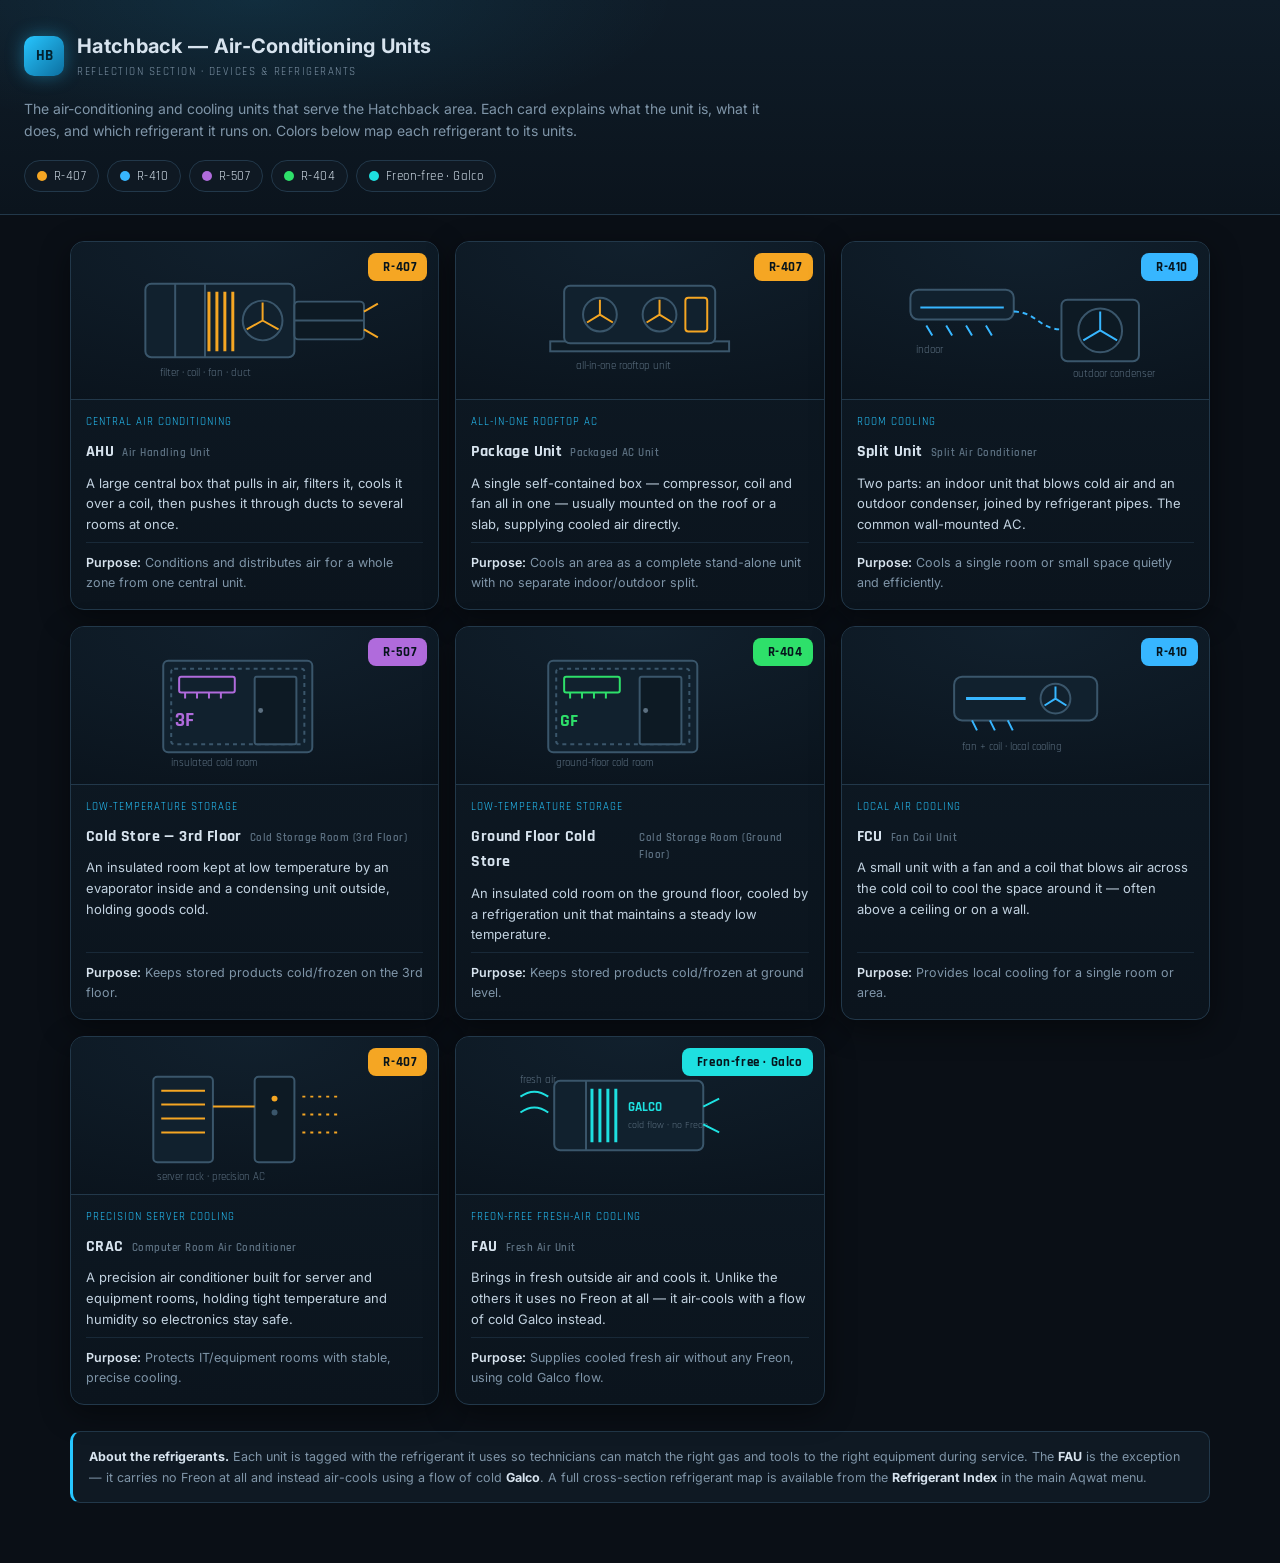
<file: modules/hatchback.html>
<!DOCTYPE html>
<html lang="en" dir="ltr">
<head>
<meta charset="UTF-8">
<meta name="viewport" content="width=device-width, initial-scale=1.0">
<title>Hatchback — HVAC Units &amp; Refrigerants</title>
<link rel="preconnect" href="https://fonts.googleapis.com">
<link href="https://fonts.googleapis.com/css2?family=Inter:wght@400;500;600;700&family=Rajdhani:wght@500;600;700&display=swap" rel="stylesheet">
<style>
:root{
  --bg0:#0a0f16; --bg1:#0f1923; --bg2:#16232f; --bg3:#1c2c3a;
  --line:#22384a; --line2:#2c4659;
  --txt:#d7e3ee; --muted:#7f95a8; --dim:#5c7081;
  --accent:#27c6ff; --accent2:#0e9fd6;
  /* refrigerant color coding */
  --r407:#f5a623; --r410:#37b6ff; --r507:#b06bdc; --r404:#2ee06a; --free:#1ee0e0;
  --shadow:0 8px 30px rgba(0,0,0,.45);
}
*{box-sizing:border-box;margin:0;padding:0}
html,body{background:var(--bg0);color:var(--txt);font-family:'Inter',system-ui,sans-serif;
  font-size:14px;-webkit-font-smoothing:antialiased;line-height:1.6}
.mono,.tag{font-family:'Rajdhani','Inter',monospace;font-variant-numeric:tabular-nums}
a{color:var(--accent)}

/* ---- header ---- */
header{padding:30px 24px 22px;background:linear-gradient(180deg,#0f1c28,#0b141d);
  border-bottom:1px solid var(--line);position:relative;overflow:hidden}
header .glow{position:absolute;inset:0;background:radial-gradient(600px 200px at 20% 0%,rgba(39,198,255,.10),transparent 70%);pointer-events:none}
.brand{display:flex;align-items:center;gap:13px;position:relative}
.logo{width:40px;height:40px;border-radius:10px;background:linear-gradient(135deg,var(--accent),#0c6fa0);
  display:grid;place-items:center;font-family:'Rajdhani';font-weight:700;color:#03222e;font-size:15px;
  box-shadow:0 0 18px rgba(39,198,255,.4)}
.brand h1{font-size:20px;font-weight:700;letter-spacing:.3px}
.brand small{display:block;color:var(--muted);font-size:11px;font-family:'Rajdhani';letter-spacing:1.5px;margin-top:2px}
.lead{max-width:760px;margin:16px 0 0;color:var(--muted);font-size:14px;position:relative}

/* ---- refrigerant legend ---- */
.legend{display:flex;flex-wrap:wrap;gap:8px;margin-top:18px;position:relative}
.legend .chip{display:flex;align-items:center;gap:7px;background:var(--bg1);border:1px solid var(--line);
  border-radius:20px;padding:5px 12px;font-family:'Rajdhani';font-size:12.5px;letter-spacing:.4px}
.legend .chip i{width:10px;height:10px;border-radius:50%;display:inline-block}

/* ---- grid ---- */
main{max-width:1180px;margin:0 auto;padding:26px 20px 60px}
.grid{display:grid;grid-template-columns:repeat(auto-fill,minmax(330px,1fr));gap:16px}
.card{background:linear-gradient(180deg,#0e1a25,#0b141d);border:1px solid var(--line);border-radius:14px;
  overflow:hidden;box-shadow:var(--shadow);display:flex;flex-direction:column;transition:.18s;position:relative}
.card:hover{border-color:var(--line2);transform:translateY(-2px)}
.card .ill{height:158px;background:radial-gradient(120% 120% at 50% 0%,#11202d,#0a131c);
  border-bottom:1px solid var(--line);display:grid;place-items:center;position:relative}
.card .ill svg{width:100%;height:100%;display:block}
.rtag{position:absolute;top:11px;right:11px;font-family:'Rajdhani';font-weight:700;font-size:12.5px;
  letter-spacing:.6px;padding:4px 10px;border-radius:8px;color:#06141c;display:flex;align-items:center;gap:5px}
.body{padding:14px 15px 16px;display:flex;flex-direction:column;gap:7px;flex:1}
.body h3{font-size:16px;font-weight:700;font-family:'Rajdhani';letter-spacing:.4px;display:flex;align-items:baseline;gap:8px}
.body h3 .ab{font-size:11px;color:var(--dim);font-weight:600;letter-spacing:.5px}
.body .role{font-size:11px;color:var(--accent);font-family:'Rajdhani';letter-spacing:1px;text-transform:uppercase}
.body p{font-size:13px;color:#c2d2e0;margin-top:1px}
.purpose{margin-top:auto;padding-top:10px;border-top:1px solid rgba(34,56,74,.6);font-size:12.5px;color:var(--muted)}
.purpose b{color:var(--txt);font-weight:600}

.note{margin-top:26px;background:var(--bg1);border:1px solid var(--line);border-left:3px solid var(--accent);
  border-radius:10px;padding:14px 16px;font-size:12.5px;color:var(--muted);line-height:1.7}
.note b{color:var(--txt)}

@media(max-width:560px){
  header{padding:22px 16px 18px}
  .brand h1{font-size:18px}
  main{padding:18px 14px 50px}
  .grid{grid-template-columns:1fr;gap:14px}
}
@media(prefers-reduced-motion:reduce){.card,.card:hover{transition:none;transform:none}}
</style>
</head>
<body>
<header>
  <div class="glow"></div>
  <div class="brand">
    <div class="logo">HB</div>
    <div><h1>Hatchback — Air-Conditioning Units</h1>
      <small>REFLECTION SECTION · DEVICES &amp; REFRIGERANTS</small></div>
  </div>
  <p class="lead">The air-conditioning and cooling units that serve the Hatchback area. Each card explains what the
  unit is, what it does, and which refrigerant it runs on. Colors below map each refrigerant to its units.</p>
  <div class="legend">
    <span class="chip"><i style="background:var(--r407)"></i>R-407</span>
    <span class="chip"><i style="background:var(--r410)"></i>R-410</span>
    <span class="chip"><i style="background:var(--r507)"></i>R-507</span>
    <span class="chip"><i style="background:var(--r404)"></i>R-404</span>
    <span class="chip"><i style="background:var(--free)"></i>Freon-free · Galco</span>
  </div>
</header>

<main>
  <div class="grid" id="grid"></div>

  <div class="note">
    <b>About the refrigerants.</b> Each unit is tagged with the refrigerant it uses so technicians can match the
    right gas and tools to the right equipment during service. The <b>FAU</b> is the exception — it carries no Freon
    at all and instead air-cools using a flow of cold <b>Galco</b>. A full cross-section refrigerant map is available
    from the <b>Refrigerant Index</b> in the main Aqwat menu.
  </div>
</main>

<script>
/* ---- Hatchback device data ---- */
const REF={
  'R-407':{c:'var(--r407)'},'R-410':{c:'var(--r410)'},'R-507':{c:'var(--r507)'},
  'R-404':{c:'var(--r404)'},'Freon-free':{c:'var(--free)'}
};
const DEVICES=[
  {id:'ahu', name:'AHU', full:'Air Handling Unit', ref:'R-407', role:'Central air conditioning',
   desc:'A large central box that pulls in air, filters it, cools it over a coil, then pushes it through ducts to several rooms at once.',
   purpose:'Conditions and distributes air for a whole zone from one central unit.'},
  {id:'pkg', name:'Package Unit', full:'Packaged AC Unit', ref:'R-407', role:'All-in-one rooftop AC',
   desc:'A single self-contained box — compressor, coil and fan all in one — usually mounted on the roof or a slab, supplying cooled air directly.',
   purpose:'Cools an area as a complete stand-alone unit with no separate indoor/outdoor split.'},
  {id:'split', name:'Split Unit', full:'Split Air Conditioner', ref:'R-410', role:'Room cooling',
   desc:'Two parts: an indoor unit that blows cold air and an outdoor condenser, joined by refrigerant pipes. The common wall-mounted AC.',
   purpose:'Cools a single room or small space quietly and efficiently.'},
  {id:'cs3', name:'Cold Store — 3rd Floor', full:'Cold Storage Room (3rd Floor)', ref:'R-507', role:'Low-temperature storage',
   desc:'An insulated room kept at low temperature by an evaporator inside and a condensing unit outside, holding goods cold.',
   purpose:'Keeps stored products cold/frozen on the 3rd floor.'},
  {id:'csg', name:'Ground Floor Cold Store', full:'Cold Storage Room (Ground Floor)', ref:'R-404', role:'Low-temperature storage',
   desc:'An insulated cold room on the ground floor, cooled by a refrigeration unit that maintains a steady low temperature.',
   purpose:'Keeps stored products cold/frozen at ground level.'},
  {id:'fcu', name:'FCU', full:'Fan Coil Unit', ref:'R-410', role:'Local air cooling',
   desc:'A small unit with a fan and a coil that blows air across the cold coil to cool the space around it — often above a ceiling or on a wall.',
   purpose:'Provides local cooling for a single room or area.'},
  {id:'crac', name:'CRAC', full:'Computer Room Air Conditioner', ref:'R-407', role:'Precision server cooling',
   desc:'A precision air conditioner built for server and equipment rooms, holding tight temperature and humidity so electronics stay safe.',
   purpose:'Protects IT/equipment rooms with stable, precise cooling.'},
  {id:'fau', name:'FAU', full:'Fresh Air Unit', ref:'Freon-free', role:'Freon-free fresh-air cooling',
   desc:'Brings in fresh outside air and cools it. Unlike the others it uses no Freon at all — it air-cools with a flow of cold Galco instead.',
   purpose:'Supplies cooled fresh air without any Freon, using cold Galco flow.'},
];

/* ---- bespoke SVG illustrations (one per device type) ---- */
function svg(id){
  const C={r407:'#f5a623',r410:'#37b6ff',r507:'#b06bdc',r404:'#2ee06a',free:'#1ee0e0'};
  const base='stroke="#3a566b" stroke-width="2" fill="none"';
  const M={
    ahu:`<svg viewBox="0 0 300 158"><g ${base}>
      <rect x="40" y="42" width="150" height="74" rx="6" fill="#11212e"/>
      <line x1="70" y1="42" x2="70" y2="116"/><line x1="100" y1="42" x2="100" y2="116"/>
      <path d="M104 50 v60 M112 50 v60 M120 50 v60 M128 50 v60" stroke="${C.r407}" stroke-width="3"/>
      <circle cx="158" cy="79" r="20"/><path d="M158 79 L158 61 M158 79 L174 88 M158 79 L142 88" stroke="${C.r407}"/>
      <rect x="190" y="60" width="70" height="38" rx="4" fill="#0d1a24"/><path d="M190 79 h70"/>
      <path d="M260 70 l14 -8 M260 88 l14 8" stroke="${C.r407}"/>
      <text x="55" y="135" fill="#5c7081" font-size="11" font-family="Rajdhani" stroke="none">filter · coil · fan · duct</text>
    </g></svg>`,
    pkg:`<svg viewBox="0 0 300 158"><g ${base}>
      <rect x="60" y="100" width="180" height="10" fill="#0d1a24"/>
      <rect x="74" y="44" width="152" height="58" rx="6" fill="#11212e"/>
      <circle cx="110" cy="73" r="17"/><path d="M110 73 L110 58 M110 73 L123 81 M110 73 L97 81" stroke="${C.r407}"/>
      <circle cx="170" cy="73" r="17"/><path d="M170 73 L170 58 M170 73 L183 81 M170 73 L157 81" stroke="${C.r407}"/>
      <rect x="196" y="56" width="22" height="34" rx="3" stroke="${C.r407}"/>
      <text x="86" y="128" fill="#5c7081" font-size="11" font-family="Rajdhani" stroke="none">all-in-one rooftop unit</text>
    </g></svg>`,
    split:`<svg viewBox="0 0 300 158"><g ${base}>
      <rect x="34" y="48" width="104" height="30" rx="8" fill="#11212e"/>
      <path d="M44 66 h84" stroke="${C.r410}"/><path d="M50 84 l6 10 M70 84 l6 10 M90 84 l6 10 M110 84 l6 10" stroke="${C.r410}"/>
      <rect x="186" y="58" width="78" height="62" rx="6" fill="#0d1a24"/>
      <circle cx="225" cy="89" r="22"/><path d="M225 89 L225 70 M225 89 L242 99 M225 89 L208 99" stroke="${C.r410}"/>
      <path d="M138 70 C160 70 164 88 186 88" stroke="${C.r410}" stroke-dasharray="5 4"/>
      <text x="40" y="112" fill="#5c7081" font-size="11" font-family="Rajdhani" stroke="none">indoor</text>
      <text x="198" y="136" fill="#5c7081" font-size="11" font-family="Rajdhani" stroke="none">outdoor condenser</text>
    </g></svg>`,
    cs3:`<svg viewBox="0 0 300 158"><g ${base}>
      <rect x="58" y="34" width="150" height="92" rx="5" fill="#11212e"/>
      <rect x="66" y="42" width="134" height="76" rx="3" stroke-dasharray="4 4"/>
      <rect x="150" y="50" width="42" height="68" rx="2" fill="#0d1a24"/><circle cx="156" cy="84" r="2.5" fill="#5c7081" stroke="none"/>
      <rect x="74" y="50" width="56" height="16" rx="2" stroke="${C.r507}"/><path d="M80 66 v6 M92 66 v6 M104 66 v6 M116 66 v6" stroke="${C.r507}"/>
      <text x="70" y="100" fill="${C.r507}" font-size="20" font-family="Rajdhani" stroke="none" font-weight="700">3F</text>
      <text x="66" y="140" fill="#5c7081" font-size="11" font-family="Rajdhani" stroke="none">insulated cold room</text>
    </g></svg>`,
    csg:`<svg viewBox="0 0 300 158"><g ${base}>
      <rect x="58" y="34" width="150" height="92" rx="5" fill="#11212e"/>
      <rect x="66" y="42" width="134" height="76" rx="3" stroke-dasharray="4 4"/>
      <rect x="150" y="50" width="42" height="68" rx="2" fill="#0d1a24"/><circle cx="156" cy="84" r="2.5" fill="#5c7081" stroke="none"/>
      <rect x="74" y="50" width="56" height="16" rx="2" stroke="${C.r404}"/><path d="M80 66 v6 M92 66 v6 M104 66 v6 M116 66 v6" stroke="${C.r404}"/>
      <text x="70" y="100" fill="${C.r404}" font-size="18" font-family="Rajdhani" stroke="none" font-weight="700">GF</text>
      <text x="66" y="140" fill="#5c7081" font-size="11" font-family="Rajdhani" stroke="none">ground-floor cold room</text>
    </g></svg>`,
    fcu:`<svg viewBox="0 0 300 158"><g ${base}>
      <rect x="78" y="50" width="144" height="44" rx="8" fill="#11212e"/>
      <path d="M90 72 h60" stroke="${C.r410}" stroke-width="3"/>
      <circle cx="180" cy="72" r="15"/><path d="M180 72 L180 60 M180 72 L191 79 M180 72 L169 79" stroke="${C.r410}"/>
      <path d="M96 94 l5 10 M114 94 l5 10 M132 94 l5 10" stroke="${C.r410}"/>
      <text x="86" y="124" fill="#5c7081" font-size="11" font-family="Rajdhani" stroke="none">fan + coil · local cooling</text>
    </g></svg>`,
    crac:`<svg viewBox="0 0 300 158"><g ${base}>
      <rect x="48" y="40" width="60" height="86" rx="4" fill="#11212e"/>
      <path d="M56 54 h44 M56 68 h44 M56 82 h44 M56 96 h44" stroke="${C.r407}"/>
      <rect x="150" y="40" width="40" height="86" rx="4" fill="#0d1a24"/>
      <circle cx="170" cy="62" r="3" fill="${C.r407}" stroke="none"/><circle cx="170" cy="76" r="3" fill="#3a566b" stroke="none"/>
      <path d="M198 60 h40 M198 78 h40 M198 96 h40" stroke="${C.r407}" stroke-dasharray="3 5"/>
      <path d="M108 70 h42" stroke="${C.r407}"/>
      <text x="52" y="144" fill="#5c7081" font-size="11" font-family="Rajdhani" stroke="none">server rack · precision AC</text>
    </g></svg>`,
    fau:`<svg viewBox="0 0 300 158"><g ${base}>
      <path d="M30 60 q14 -10 28 0 M30 76 q14 -10 28 0" stroke="${C.free}"/>
      <rect x="64" y="44" width="150" height="70" rx="6" fill="#11212e"/>
      <line x1="96" y1="44" x2="96" y2="114"/>
      <path d="M102 52 v54 M110 52 v54 M118 52 v54 M126 52 v54" stroke="${C.free}" stroke-width="3"/>
      <text x="138" y="74" fill="${C.free}" font-size="13" font-family="Rajdhani" stroke="none" font-weight="700">GALCO</text>
      <text x="138" y="92" fill="#5c7081" font-size="10" font-family="Rajdhani" stroke="none">cold flow · no Freon</text>
      <path d="M214 70 l16 -8 M214 88 l16 8" stroke="${C.free}"/>
      <text x="30" y="46" fill="#5c7081" font-size="11" font-family="Rajdhani" stroke="none">fresh air</text>
    </g></svg>`
  };
  return M[id]||'';
}

const grid=document.getElementById('grid');
grid.innerHTML=DEVICES.map(d=>{
  const col=REF[d.ref].c;
  const tag=d.ref==='Freon-free'?'Freon-free · Galco':d.ref;
  return `<article class="card" data-id="${d.id}">
    <div class="ill">${svg(d.id)}
      <span class="rtag" style="background:${col}"><i></i>${tag}</span>
    </div>
    <div class="body">
      <span class="role">${d.role}</span>
      <h3>${d.name} <span class="ab">${d.full}</span></h3>
      <p>${d.desc}</p>
      <div class="purpose"><b>Purpose:</b> ${d.purpose}</div>
    </div>
  </article>`;
}).join('');
</script>
</body>
</html>
</file>
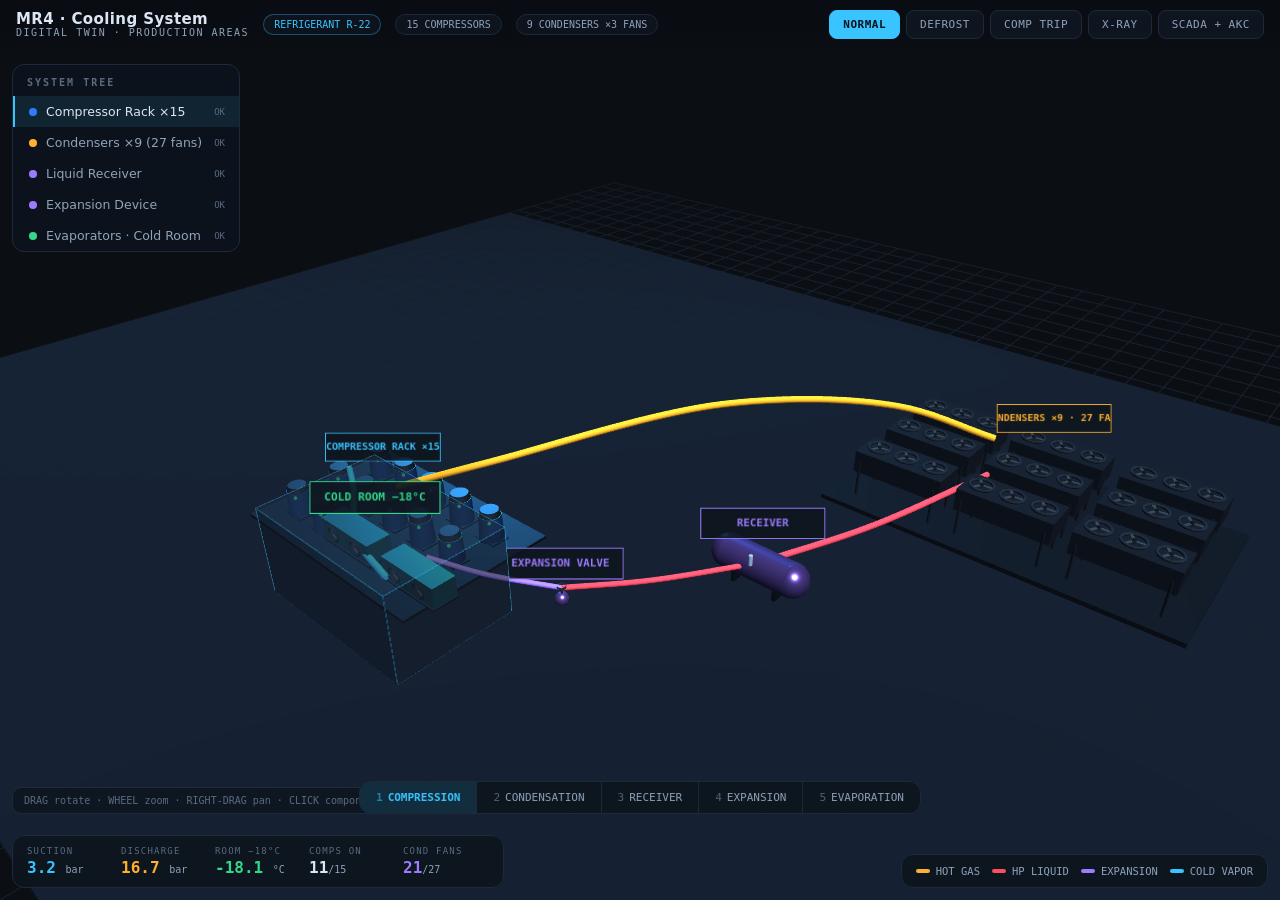
<file: modules/mr4.html>
<!DOCTYPE html>
<html lang="en">
<head>
<meta charset="UTF-8">
<meta name="viewport" content="width=device-width, initial-scale=1.0, maximum-scale=1.0, user-scalable=no">
<title>MR4 Cooling System — Interactive Digital Twin</title>
<script src="../vendor/three.min.js"></script>
<script>window.THREE||document.write('<script src="https://cdnjs.cloudflare.com/ajax/libs/three.js/r128/three.min.js"><\/script>')</script>
<script>window.THREE||document.write('<script src="https://cdn.jsdelivr.net/npm/three@0.128.0/build/three.min.js"><\/script>')</script>
<script>window.THREE||document.write('<script src="https://unpkg.com/three@0.128.0/build/three.min.js"><\/script>')</script>
<script>window.addEventListener('DOMContentLoaded',function(){if(!window.THREE){var d=document.createElement('div');d.setAttribute('role','alert');d.style.cssText='position:fixed;top:12px;left:50%;transform:translateX(-50%);z-index:9999;background:#2a1113;border:1px solid #ff5163;color:#ffd7db;font:12px monospace;padding:9px 16px;border-radius:10px;max-width:92vw;text-align:center';d.textContent='3D engine failed to load \u2014 check your internet connection. | \u062a\u0639\u0630\u0631 \u062a\u062d\u0645\u064a\u0644 \u0645\u062d\u0631\u0643 \u0627\u0644\u0623\u0628\u0639\u0627\u062f \u2014 \u062a\u062d\u0642\u0642 \u0645\u0646 \u0627\u0644\u0627\u062a\u0635\u0627\u0644.';document.body.appendChild(d);}});</script>
<style>
:root{
  --bg:#0b0f14; --panel:#111823; --panel2:#0d141d; --edge:#1e2a3a;
  --txt:#dce6f2; --dim:#8fa3ba; --faint:#5a6b80;
  --cyan:#39c4ff; --blue:#2f7df6; --amber:#ffb02e; --red:#ff4d5e; --green:#31d98c; --violet:#9d7bff;
  --mono:'SF Mono','Cascadia Code','Consolas',monospace;
}
*{margin:0;padding:0;box-sizing:border-box}
html,body{width:100%;height:100%;overflow:hidden;background:var(--bg);color:var(--txt);
  font-family:'Segoe UI',system-ui,-apple-system,sans-serif;-webkit-font-smoothing:antialiased}
#c{position:fixed;inset:0;display:block;touch-action:none;cursor:grab}
#c.grabbing{cursor:grabbing}

/* ---------- HUD frame ---------- */
.hud{position:fixed;z-index:10;pointer-events:none}
.hud *{pointer-events:auto}

/* top bar */
#topbar{top:0;left:0;right:0;display:flex;align-items:center;gap:14px;
  padding:10px 16px;background:linear-gradient(180deg,rgba(9,13,19,.92),rgba(9,13,19,.55) 75%,transparent);
  }
#logo{display:flex;flex-direction:column;line-height:1.1}
#logo b{font-size:15px;letter-spacing:.4px}
#logo span{font-size:10px;color:var(--dim);font-family:var(--mono);letter-spacing:1.5px}
.chip{font-family:var(--mono);font-size:10px;padding:4px 10px;border:1px solid var(--edge);
  border-radius:20px;color:var(--dim);background:rgba(17,24,35,.7);white-space:nowrap}
.chip.r22{color:var(--cyan);border-color:rgba(57,196,255,.35)}
#modebar{margin-left:auto;display:flex;gap:6px;flex-wrap:wrap}
.mbtn{font-family:var(--mono);font-size:11px;letter-spacing:.5px;padding:7px 13px;border-radius:8px;
  border:1px solid var(--edge);background:rgba(17,24,35,.85);color:var(--dim);cursor:pointer;transition:.18s}
.mbtn:hover{color:var(--txt);border-color:#31445e}
.mbtn.on{color:#08131d;background:var(--cyan);border-color:var(--cyan);font-weight:700}
.mbtn.warn.on{background:var(--amber);border-color:var(--amber)}
.mbtn.danger.on{background:var(--red);border-color:var(--red);color:#fff}

/* left rail — component tree */
#rail{top:64px;left:12px;width:228px;max-height:calc(100% - 170px);overflow:auto;
  background:rgba(13,20,29,.88);border:1px solid var(--edge);border-radius:12px;backdrop-filter:blur(8px)}
#rail h3{font-size:10px;font-family:var(--mono);letter-spacing:2px;color:var(--faint);
  padding:12px 14px 8px;text-transform:uppercase}
.railitem{display:flex;align-items:center;gap:9px;padding:8px 14px;cursor:pointer;font-size:12.5px;
  border-left:2px solid transparent;transition:.15s;color:var(--dim)}
.railitem:hover{background:rgba(57,196,255,.06);color:var(--txt)}
.railitem.sel{border-left-color:var(--cyan);background:rgba(57,196,255,.1);color:var(--txt)}
.railitem .dot{width:8px;height:8px;border-radius:50%;flex:none}
.railitem .st{margin-left:auto;font-family:var(--mono);font-size:9px;color:var(--faint)}
.railitem.alarm .st{color:var(--red);animation:blink 1s infinite}
@keyframes blink{50%{opacity:.25}}

/* right panel — inspector */
#inspector{top:64px;right:12px;width:270px;max-height:calc(100% - 170px);overflow:auto;
  background:rgba(13,20,29,.9);border:1px solid var(--edge);border-radius:12px;backdrop-filter:blur(8px);
  transform:translateX(290px);transition:transform .28s cubic-bezier(.2,.8,.2,1)}
#inspector.open{transform:none}
#insp-head{padding:14px 16px 10px;border-bottom:1px solid var(--edge);display:flex;align-items:flex-start;gap:10px}
#insp-head .ic{width:34px;height:34px;border-radius:9px;background:rgba(57,196,255,.12);
  display:grid;place-items:center;font-size:16px;flex:none}
#insp-title{font-size:14px;font-weight:600}
#insp-sub{font-size:10px;font-family:var(--mono);color:var(--dim);letter-spacing:.5px}
#insp-close{margin-left:auto;background:none;border:none;color:var(--faint);font-size:16px;cursor:pointer}
#insp-close:hover{color:var(--txt)}
#insp-body{padding:12px 16px 16px}
.kv{display:flex;justify-content:space-between;gap:8px;padding:7px 0;border-bottom:1px dashed rgba(30,42,58,.6);font-size:12px}
.kv b{color:var(--dim);font-weight:500}
.kv span{font-family:var(--mono);font-size:11.5px;text-align:right}
.insp-desc{font-size:12px;color:var(--dim);line-height:1.55;margin-top:10px}
.gauge{margin-top:12px}
.gauge label{font-size:10px;font-family:var(--mono);color:var(--faint);letter-spacing:1px}
.gbar{height:8px;border-radius:6px;background:#0a121c;border:1px solid var(--edge);margin-top:4px;overflow:hidden}
.gfill{height:100%;border-radius:6px;background:linear-gradient(90deg,var(--cyan),var(--blue));transition:width .5s}

/* bottom dock — telemetry + legend */
#dock{bottom:0;left:0;right:0;display:flex;align-items:flex-end;gap:10px;padding:0 12px 12px}
#telemetry{display:flex;gap:8px;flex-wrap:wrap;background:rgba(13,20,29,.88);border:1px solid var(--edge);
  border-radius:12px;padding:10px 14px;backdrop-filter:blur(8px)}
.tcell{min-width:86px}
.tcell .tl{font-size:9px;font-family:var(--mono);letter-spacing:1.2px;color:var(--faint);text-transform:uppercase}
.tcell .tv{font-size:16px;font-family:var(--mono);font-weight:600;margin-top:2px}
.tcell .tv small{font-size:10px;color:var(--dim);font-weight:400}
.tv.cy{color:var(--cyan)}.tv.am{color:var(--amber)}.tv.gr{color:var(--green)}.tv.rd{color:var(--red)}.tv.vi{color:var(--violet)}
#legend{margin-left:auto;display:flex;gap:12px;background:rgba(13,20,29,.88);border:1px solid var(--edge);
  border-radius:12px;padding:10px 14px;backdrop-filter:blur(8px);flex-wrap:wrap}
.leg{display:flex;align-items:center;gap:6px;font-size:10.5px;color:var(--dim);font-family:var(--mono)}
.leg i{width:14px;height:4px;border-radius:2px}

/* cycle stepper */
#cycle{position:fixed;left:50%;transform:translateX(-50%);bottom:86px;z-index:10;display:flex;gap:0;
  background:rgba(13,20,29,.9);border:1px solid var(--edge);border-radius:12px;overflow:hidden;backdrop-filter:blur(8px)}
.cstep{padding:9px 16px;font-size:11px;font-family:var(--mono);color:var(--dim);cursor:pointer;
  border-right:1px solid var(--edge);transition:.18s;white-space:nowrap}
.cstep:last-child{border-right:none}
.cstep:hover{color:var(--txt)}
.cstep.on{background:rgba(57,196,255,.14);color:var(--cyan);font-weight:700}
.cstep .n{opacity:.55;margin-right:5px}

/* toast + scenario banner */
#banner{position:fixed;top:64px;left:50%;transform:translateX(-50%) translateY(-8px);z-index:12;
  font-family:var(--mono);font-size:11.5px;letter-spacing:.5px;padding:8px 18px;border-radius:20px;
  border:1px solid var(--edge);background:rgba(13,20,29,.92);color:var(--dim);opacity:0;transition:.3s;pointer-events:none}
#banner.show{opacity:1;transform:translateX(-50%) translateY(0)}
#banner.alert{color:#ffd7db;border-color:rgba(255,77,94,.5);background:rgba(60,15,22,.92)}
#banner.okay{color:#c9f7e2;border-color:rgba(49,217,140,.5);background:rgba(10,42,30,.92)}

/* SCADA overlay */
#scada{position:fixed;inset:0;z-index:30;background:rgba(7,11,16,.55);backdrop-filter:blur(3px);
  display:none;align-items:center;justify-content:center;padding:20px}
#scada.open{display:flex}
#scada-win{width:min(860px,96vw);max-height:92vh;overflow:auto;background:#0d1420;border:1px solid #22354c;
  border-radius:14px;box-shadow:0 30px 90px rgba(0,0,0,.6)}
#scada-head{display:flex;align-items:center;gap:10px;padding:14px 18px;border-bottom:1px solid var(--edge)}
#scada-head b{font-family:var(--mono);letter-spacing:1px;font-size:13px}
#scada-head .lamp{width:9px;height:9px;border-radius:50%;background:var(--green);box-shadow:0 0 8px var(--green)}
#scada-head button{margin-left:auto;background:none;border:1px solid var(--edge);color:var(--dim);
  border-radius:8px;padding:5px 12px;cursor:pointer;font-family:var(--mono);font-size:11px}
#scada-grid{display:grid;grid-template-columns:repeat(auto-fill,minmax(150px,1fr));gap:10px;padding:16px}
.scell{background:#101a29;border:1px solid var(--edge);border-radius:10px;padding:11px 12px}
.scell .sl{font-size:9px;font-family:var(--mono);color:var(--faint);letter-spacing:1px;text-transform:uppercase}
.scell .sv{font-size:17px;font-family:var(--mono);font-weight:700;margin-top:3px}
.scell .sb{height:5px;border-radius:4px;background:#0a121c;margin-top:7px;overflow:hidden}
.scell .sbf{height:100%;border-radius:4px;background:var(--cyan);transition:width .6s}
.scell.warn .sv{color:var(--amber)}.scell.warn .sbf{background:var(--amber)}
.scell.crit .sv{color:var(--red)}.scell.crit .sbf{background:var(--red)}
.scell.ok .sv{color:var(--green)}.scell.ok .sbf{background:var(--green)}
#scada-log{border-top:1px solid var(--edge);padding:12px 18px;max-height:170px;overflow:auto}
#scada-log h4{font-size:10px;font-family:var(--mono);letter-spacing:2px;color:var(--faint);margin-bottom:8px}
.logline{font-family:var(--mono);font-size:11px;padding:3px 0;color:var(--dim)}
.logline.warn{color:var(--amber)}.logline.crit{color:var(--red)}.logline.ok{color:var(--green)}

/* help hint */
#hint{position:fixed;bottom:86px;left:12px;z-index:9;font-family:var(--mono);font-size:10px;
  color:var(--faint);background:rgba(13,20,29,.8);border:1px solid var(--edge);border-radius:9px;padding:7px 11px}

/* mobile */
@media(max-width:820px){
  #rail{display:none}
  #inspector{width:min(86vw,270px)}
  #telemetry{max-width:60vw;overflow-x:auto}
  #cycle{max-width:94vw;overflow-x:auto;bottom:96px}
  .chip{display:none}
}
</style>
</head>
<body>
<canvas id="c"></canvas>

<!-- TOP BAR -->
<div class="hud" id="topbar">
  <div id="logo"><b>MR4 · Cooling System</b><span>DIGITAL TWIN · PRODUCTION AREAS</span></div>
  <span class="chip r22">REFRIGERANT R-22</span>
  <span class="chip">15 COMPRESSORS</span>
  <span class="chip">9 CONDENSERS ×3 FANS</span>
  <div id="modebar">
    <button class="mbtn on" data-mode="normal">NORMAL</button>
    <button class="mbtn warn" data-mode="defrost">DEFROST</button>
    <button class="mbtn danger" data-mode="trip">COMP TRIP</button>
    <button class="mbtn" data-mode="xray">X-RAY</button>
    <button class="mbtn" id="scadaBtn">SCADA + AKC</button>
  </div>
</div>

<!-- LEFT RAIL -->
<div class="hud" id="rail">
  <h3>System Tree</h3>
  <div id="railList"></div>
</div>

<!-- INSPECTOR -->
<div class="hud" id="inspector">
  <div id="insp-head">
    <div class="ic" id="insp-ic">◈</div>
    <div><div id="insp-title">—</div><div id="insp-sub">—</div></div>
    <button id="insp-close">✕</button>
  </div>
  <div id="insp-body"></div>
</div>

<!-- CYCLE STEPPER -->
<div id="cycle"></div>

<!-- BOTTOM DOCK -->
<div class="hud" id="dock">
  <div id="telemetry">
    <div class="tcell"><div class="tl">Suction</div><div class="tv cy" id="t-suc">3.2 <small>bar</small></div></div>
    <div class="tcell"><div class="tl">Discharge</div><div class="tv am" id="t-dis">16.8 <small>bar</small></div></div>
    <div class="tcell"><div class="tl">Room −18°C</div><div class="tv gr" id="t-room">−18.2 <small>°C</small></div></div>
    <div class="tcell"><div class="tl">Comps ON</div><div class="tv" id="t-comp">11<small>/15</small></div></div>
    <div class="tcell"><div class="tl">Cond Fans</div><div class="tv vi" id="t-fans">21<small>/27</small></div></div>
  </div>
  <div id="legend">
    <div class="leg"><i style="background:var(--amber)"></i>HOT GAS</div>
    <div class="leg"><i style="background:var(--red)"></i>HP LIQUID</div>
    <div class="leg"><i style="background:var(--violet)"></i>EXPANSION</div>
    <div class="leg"><i style="background:var(--cyan)"></i>COLD VAPOR</div>
  </div>
</div>

<div id="hint">DRAG rotate · WHEEL zoom · RIGHT-DRAG pan · CLICK component</div>
<div id="banner"></div>

<!-- SCADA -->
<div id="scada">
  <div id="scada-win">
    <div id="scada-head"><span class="lamp"></span><b>SCADA + AKC · MONITORING &amp; CONTROL</b>
      <button id="scada-close">CLOSE</button></div>
    <div id="scada-grid"></div>
    <div id="scada-log"><h4>EVENT LOG</h4><div id="loglines"></div></div>
  </div>
</div>

<script>
/* ============================================================
   MR4 COOLING SYSTEM — interactive 3D digital twin
   R-22 · 15 compressors · 9 condensers (3 fans each) · SCADA+AKC
============================================================ */
const V=(x,y,z)=>new THREE.Vector3(x,y,z);
const canvas=document.getElementById('c');
const renderer=new THREE.WebGLRenderer({canvas,antialias:true,alpha:false});
renderer.setPixelRatio(Math.min(devicePixelRatio,2));
const scene=new THREE.Scene();
scene.background=new THREE.Color(0x0b0f14);
scene.fog=new THREE.Fog(0x0b0f14,60,160);

const camera=new THREE.PerspectiveCamera(50,1,.1,400);
let camTheta=.85,camPhi=1.05,camDist=46,camTarget=V(0,4,2);
function applyCam(){
  camera.position.set(
    camTarget.x+camDist*Math.sin(camPhi)*Math.cos(camTheta),
    camTarget.y+camDist*Math.cos(camPhi),
    camTarget.z+camDist*Math.sin(camPhi)*Math.sin(camTheta));
  camera.lookAt(camTarget);
}
function resize(){
  const w=innerWidth,h=innerHeight;
  renderer.setSize(w,h);camera.aspect=w/h;camera.updateProjectionMatrix();
}
addEventListener('resize',resize);resize();applyCam();

/* ---------- lights ---------- */
scene.add(new THREE.AmbientLight(0x8899bb,.5));
const key=new THREE.DirectionalLight(0xffffff,.9);key.position.set(18,30,12);scene.add(key);
const rim=new THREE.DirectionalLight(0x39c4ff,.35);rim.position.set(-20,12,-16);scene.add(rim);

/* ---------- materials ---------- */
const M={
  floor:new THREE.MeshStandardMaterial({color:0x121a26,roughness:.95}),
  grid:new THREE.LineBasicMaterial({color:0x1d2a3c}),
  steel:new THREE.MeshStandardMaterial({color:0x36465c,roughness:.45,metalness:.6}),
  steelDark:new THREE.MeshStandardMaterial({color:0x232f40,roughness:.5,metalness:.55}),
  compBody:new THREE.MeshStandardMaterial({color:0x2e6fd1,roughness:.35,metalness:.5}),
  compTrip:new THREE.MeshStandardMaterial({color:0x8c2531,roughness:.4,metalness:.4,emissive:0x550c14,emissiveIntensity:.6}),
  condFrame:new THREE.MeshStandardMaterial({color:0x3b4d66,roughness:.4,metalness:.65}),
  fanBlade:new THREE.MeshStandardMaterial({color:0xbcd2ea,roughness:.3,metalness:.7}),
  evapBody:new THREE.MeshStandardMaterial({color:0x2c8f9e,roughness:.4,metalness:.45}),
  recBody:new THREE.MeshStandardMaterial({color:0x7a5fd0,roughness:.35,metalness:.55}),
  valve:new THREE.MeshStandardMaterial({color:0x9d7bff,roughness:.3,metalness:.6}),
  roomWall:new THREE.MeshStandardMaterial({color:0x18222f,roughness:.9,transparent:true,opacity:.55}),
  roomEdge:new THREE.LineBasicMaterial({color:0x39c4ff,transparent:true,opacity:.5}),
  pipeHot:new THREE.MeshStandardMaterial({color:0xffb02e,emissive:0x7a4d00,emissiveIntensity:.35,roughness:.4}),
  pipeLiq:new THREE.MeshStandardMaterial({color:0xff4d5e,emissive:0x6b0f18,emissiveIntensity:.3,roughness:.4}),
  pipeExp:new THREE.MeshStandardMaterial({color:0x9d7bff,emissive:0x3a2378,emissiveIntensity:.3,roughness:.4}),
  pipeCold:new THREE.MeshStandardMaterial({color:0x39c4ff,emissive:0x0b4a66,emissiveIntensity:.35,roughness:.4}),
  frost:new THREE.MeshStandardMaterial({color:0xcfe9ff,roughness:.9,transparent:true,opacity:.0}),
};

/* ---------- floor ---------- */
const floor=new THREE.Mesh(new THREE.BoxGeometry(90,.5,60),M.floor);
floor.position.y=-.25;scene.add(floor);
const gridHelper=new THREE.GridHelper(90,45,0x223349,0x16202e);
gridHelper.position.y=.01;scene.add(gridHelper);

/* ---------- pick registry ---------- */
const pickables=[];
function reg(mesh,id){mesh.traverse?mesh.traverse(o=>{if(o.isMesh){o.userData.pid=id;pickables.push(o);}}):null;
  if(mesh.isMesh){mesh.userData.pid=id;pickables.push(mesh);}}

/* ============================================================
   COMPONENT BUILDERS
============================================================ */
function makeCompressor(i){
  const g=new THREE.Group();
  const body=new THREE.Mesh(new THREE.CylinderGeometry(.55,.62,1.5,18),M.compBody.clone());
  body.position.y=.75;g.add(body);
  const head=new THREE.Mesh(new THREE.CylinderGeometry(.45,.55,.35,18),M.steel);
  head.position.y=1.62;g.add(head);
  const base=new THREE.Mesh(new THREE.BoxGeometry(1.3,.22,1),M.steelDark);
  base.position.y=.11;g.add(base);
  const led=new THREE.Mesh(new THREE.SphereGeometry(.09,10,10),
    new THREE.MeshBasicMaterial({color:0x31d98c}));
  led.position.set(.4,1.35,.4);g.add(led);
  g.userData={led,body,idx:i};
  return g;
}
function makeCondenser(){
  const g=new THREE.Group();
  const frame=new THREE.Mesh(new THREE.BoxGeometry(4.6,1.15,1.9),M.condFrame);
  frame.position.y=2.1;g.add(frame);
  const legsPos=[[-2,.95],[2,.95],[-2,-.95],[2,-.95]];
  legsPos.forEach(p=>{const leg=new THREE.Mesh(new THREE.CylinderGeometry(.07,.07,2.1,8),M.steelDark);
    leg.position.set(p[0],1.05,p[1]);g.add(leg);});
  const fans=[];
  for(let f=0;f<3;f++){
    const fg=new THREE.Group();
    const ring=new THREE.Mesh(new THREE.TorusGeometry(.55,.07,8,24),M.steel);
    ring.rotation.x=Math.PI/2;fg.add(ring);
    const hub=new THREE.Mesh(new THREE.CylinderGeometry(.1,.1,.16,10),M.steelDark);fg.add(hub);
    const bl=new THREE.Group();
    for(let b=0;b<3;b++){
      const blade=new THREE.Mesh(new THREE.BoxGeometry(.5,.03,.14),M.fanBlade);
      blade.position.x=.28;
      const piv=new THREE.Group();piv.add(blade);piv.rotation.y=b*Math.PI*2/3;
      bl.add(piv);
    }
    fg.add(bl);
    fg.position.set(-1.5+f*1.5,2.75,0);
    fg.userData={blades:bl};
    g.add(fg);fans.push(fg);
  }
  g.userData={fans};
  return g;
}
function makeReceiver(){
  const g=new THREE.Group();
  const tank=new THREE.Mesh(new THREE.CylinderGeometry(.8,.8,3.4,20),M.recBody);
  tank.rotation.z=Math.PI/2;tank.position.y=1.2;g.add(tank);
  [-1.7,1.7].forEach(x=>{const cap=new THREE.Mesh(new THREE.SphereGeometry(.8,16,12),M.recBody);
    cap.position.set(x,1.2,0);g.add(cap);});
  [[-1.1],[1.1]].forEach(p=>{const leg=new THREE.Mesh(new THREE.BoxGeometry(.18,.8,.9),M.steelDark);
    leg.position.set(p[0],.4,0);g.add(leg);});
  const glass=new THREE.Mesh(new THREE.CylinderGeometry(.1,.1,.5,10),
    new THREE.MeshStandardMaterial({color:0xbfe8ff,transparent:true,opacity:.8}));
  glass.position.set(0,1.85,.75);g.add(glass);
  return g;
}
function makeValve(){
  const g=new THREE.Group();
  const body=new THREE.Mesh(new THREE.SphereGeometry(.32,14,12),M.valve);
  body.position.y=.32;g.add(body);
  const stem=new THREE.Mesh(new THREE.CylinderGeometry(.06,.06,.5,8),M.steel);
  stem.position.y=.72;g.add(stem);
  const wheel=new THREE.Mesh(new THREE.TorusGeometry(.2,.045,8,20),M.steel);
  wheel.rotation.x=Math.PI/2;wheel.position.y=.98;g.add(wheel);
  return g;
}
function makeEvaporator(){
  const g=new THREE.Group();
  const body=new THREE.Mesh(new THREE.BoxGeometry(3.4,1,1.2),M.evapBody);
  body.position.y=2.6;g.add(body);
  for(let f=0;f<2;f++){
    const ring=new THREE.Mesh(new THREE.TorusGeometry(.34,.05,8,20),M.steel);
    ring.position.set(-.8+f*1.6,2.6,.65);g.add(ring);
    const bl=new THREE.Group();
    for(let b=0;b<3;b++){
      const blade=new THREE.Mesh(new THREE.BoxGeometry(.3,.02,.1),M.fanBlade);
      blade.position.x=.16;
      const piv=new THREE.Group();piv.add(blade);piv.rotation.z=b*Math.PI*2/3;
      bl.add(piv);
    }
    bl.position.set(-.8+f*1.6,2.6,.65);
    bl.userData.isEvapFan=true;
    g.add(bl);
  }
  const frost=new THREE.Mesh(new THREE.BoxGeometry(3.5,1.08,1.28),M.frost.clone());
  frost.position.y=2.6;g.add(frost);
  g.userData.frost=frost;
  const drip=new THREE.Mesh(new THREE.BoxGeometry(3.4,.08,1.3),M.steelDark);
  drip.position.y=2.02;g.add(drip);
  return g;
}

/* ============================================================
   LAYOUT
============================================================ */
const roomGroup=new THREE.Group();scene.add(roomGroup);

/* --- compressor rack: 15 compressors, 3 rows of 5 --- */
const compGroup=new THREE.Group();compGroup.position.set(-13,0,8);scene.add(compGroup);
const compressors=[];
for(let i=0;i<15;i++){
  const row=Math.floor(i/5),col=i%5;
  const c=makeCompressor(i);
  c.position.set(col*2.2,0,row*2.4);
  compGroup.add(c);compressors.push(c);
  reg(c,'comp');
}
/* rack plinth */
const plinth=new THREE.Mesh(new THREE.BoxGeometry(12.5,.3,8.4),M.steelDark);
plinth.position.set(-13+4.4,-.15+.15,8+2.4);scene.add(plinth);

/* suction & discharge headers */
function pipe(points,mat,r=.14){
  const curve=new THREE.CatmullRomCurve3(points);
  const geo=new THREE.TubeGeometry(curve,Math.max(24,points.length*10),r,10,false);
  const mesh=new THREE.Mesh(geo,mat);
  mesh.userData.curve=curve;
  scene.add(mesh);return mesh;
}
/* discharge header: rack -> condensers (hot gas) */
const pipeHot=pipe([V(-8.5,2.2,10),V(-4,4.4,8),V(2,5.6,-2),V(8,5.2,-8),V(12.5,4.4,-9.5)],M.pipeHot,.17);
/* condensers -> receiver (HP liquid) */
const pipeLiq=pipe([V(12.5,2.4,-9.5),V(10,1.6,-3),V(7.5,1.3,2.5)],M.pipeLiq,.15);
/* receiver -> expansion valve */
const pipeLiq2=pipe([V(7.5,1.3,2.5),V(4.5,1.1,6.5),V(1.8,.9,9.2)],M.pipeLiq,.13);
/* expansion -> evaporators (expansion / low pressure liquid) */
const pipeExp=pipe([V(1.8,.9,9.2),V(-.5,1.8,11.5),V(-2.4,2.6,13)],M.pipeExp,.12);
/* evaporators -> rack suction (cold vapor) */
const pipeCold=pipe([V(-2.4,2.6,15),V(-6,2.4,14),V(-10,2.2,11.5),V(-12,2,10.4)],M.pipeCold,.16);

/* --- condensers: 9 units, 3×3 grid on "roof" platform --- */
const condGroup=new THREE.Group();condGroup.position.set(9,0,-14);scene.add(condGroup);
const condensers=[];
for(let i=0;i<9;i++){
  const row=Math.floor(i/3),col=i%3;
  const cd=makeCondenser();
  cd.position.set(col*5.4,0,row*3.1);
  condGroup.add(cd);condensers.push(cd);
  reg(cd,'cond');
}
const condPad=new THREE.Mesh(new THREE.BoxGeometry(17.5,.25,10.4),M.steelDark);
condPad.position.set(9+5.4,.12,-14+3.1);scene.add(condPad);

/* --- receiver + expansion valve --- */
const receiver=makeReceiver();receiver.position.set(7.5,0,2.5);scene.add(receiver);reg(receiver,'rec');
const valve=makeValve();valve.position.set(1.8,0,9.2);scene.add(valve);reg(valve,'valve');

/* --- cold room with 2 evaporators --- */
const room=new THREE.Group();room.position.set(-4,0,14);scene.add(room);
const shell=new THREE.Mesh(new THREE.BoxGeometry(9,4.4,6),M.roomWall);
shell.position.y=2.2;room.add(shell);
const edges=new THREE.LineSegments(new THREE.EdgesGeometry(new THREE.BoxGeometry(9,4.4,6)),M.roomEdge);
edges.position.y=2.2;room.add(edges);
const evap1=makeEvaporator();evap1.position.set(-2,0,0);room.add(evap1);reg(evap1,'evap');
const evap2=makeEvaporator();evap2.position.set(2.4,0,0);room.add(evap2);reg(evap2,'evap');
const evaporators=[evap1,evap2];

/* room label sprite */
function label(text,x,y,z,color='#39c4ff'){
  const cv=document.createElement('canvas');cv.width=256;cv.height=64;
  const cx=cv.getContext('2d');
  cx.fillStyle='rgba(13,20,29,.85)';cx.fillRect(0,0,256,64);
  cx.strokeStyle=color;cx.lineWidth=2;cx.strokeRect(1,1,254,62);
  cx.fillStyle=color;cx.font='bold 22px monospace';cx.textAlign='center';cx.textBaseline='middle';
  cx.fillText(text,128,32);
  const tex=new THREE.CanvasTexture(cv);
  const sp=new THREE.Sprite(new THREE.SpriteMaterial({map:tex,transparent:true}));
  sp.scale.set(5.4,1.35,1);sp.position.set(x,y,z);scene.add(sp);
  return sp;
}
label('COMPRESSOR RACK ×15',-8.5,4.6,10.5);
label('CONDENSERS ×9 · 27 FANS',14.5,5.6,-11,'#ffb02e');
label('RECEIVER',7.5,3.4,2.5,'#9d7bff');
label('EXPANSION VALVE',1.8,2.2,9.2,'#9d7bff');
label('COLD ROOM −18°C',-4,5.4,14,'#31d98c');

/* ============================================================
   REFRIGERANT FLOW PARTICLES
============================================================ */
function makeFlow(pipeMesh,color,count,speed){
  const group=new THREE.Group();scene.add(group);
  const mat=new THREE.MeshBasicMaterial({color});
  const parts=[];
  for(let i=0;i<count;i++){
    const m=new THREE.Mesh(new THREE.SphereGeometry(.1,8,8),mat);
    m.userData.t=i/count;group.add(m);parts.push(m);
  }
  return {curve:pipeMesh.userData.curve,parts,speed,group};
}
const flows=[
  makeFlow(pipeHot,0xffb02e,14,.045),
  makeFlow(pipeLiq,0xff4d5e,7,.04),
  makeFlow(pipeLiq2,0xff4d5e,5,.04),
  makeFlow(pipeExp,0x9d7bff,5,.05),
  makeFlow(pipeCold,0x39c4ff,10,.05),
];

/* ============================================================
   STATE / DATA
============================================================ */
const state={
  mode:'normal',          // normal | defrost | trip | xray
  compOn:11, fansOn:21,
  suction:3.2, discharge:16.8, roomT:-18.2,
  frostLevel:0, tripIdx:4,
  selected:null,
};

const COMPONENTS={
  comp:{icon:'⛽',title:'Compressor Rack',sub:'15 UNITS · R-22 · PARALLEL RACK',
    desc:'Fifteen compressors work in parallel on the R-22 circuit. The rack modulates how many run based on cooling demand from the production areas. Suction gas returns cold from the evaporators; each compressor raises it to high-pressure hot gas.',
    kv:[['Refrigerant','R-22'],['Units','15 parallel'],['Control','SCADA + AKC staging'],['Suction','≈ 3.2 bar'],['Discharge','≈ 16.8 bar']],
    gauge:['LOAD','73%']},
  cond:{icon:'🌀',title:'Condenser Bank',sub:'9 CONDENSERS · 3 FANS EACH (27 TOTAL)',
    desc:'Nine air-cooled condensers reject the heat absorbed from the rooms plus compressor work. Each unit carries three fans staged by head-pressure control. Hot gas enters, condenses to high-pressure liquid, and drains toward the receiver.',
    kv:[['Units','9'],['Fans','3 per unit · 27 total'],['Duty','Heat rejection'],['In','Hot gas (discharge)'],['Out','HP liquid']],
    gauge:['FAN STAGE','78%']},
  rec:{icon:'🛢',title:'Liquid Receiver',sub:'HP LIQUID BUFFER · SIGHT GLASS',
    desc:'Collects condensed high-pressure liquid R-22 and buffers charge variations between load changes and defrost cycles, ensuring a solid liquid column feeds the expansion devices.',
    kv:[['Fluid','R-22 liquid'],['Function','Charge buffer'],['Level','~62%'],['Out','Liquid line → expansion']],
    gauge:['LEVEL','62%']},
  valve:{icon:'🎛',title:'Expansion Device',sub:'PRESSURE DROP · TEMPERATURE DROP',
    desc:'Meters high-pressure liquid into the evaporators. The sudden pressure drop flashes part of the liquid and chills the mixture, feeding the coils with cold low-pressure refrigerant.',
    kv:[['In','HP liquid ~16.8 bar'],['Out','LP mix ~3.4 bar'],['Superheat target','5–7 K'],['Type','TXV / EEV (AKC)']],
    gauge:['OPENING','54%']},
  evap:{icon:'❄',title:'Evaporator (Cold Room)',sub:'PRODUCTION AREA COOLING COILS',
    desc:'Inside the −18 °C room, evaporator coils absorb heat as R-22 boils. Fans circulate air across the coils. Frost gradually builds on the fins and is removed during scheduled defrost cycles.',
    kv:[['Room setpoint','−18 °C'],['Coils','2 units shown'],['Refrigerant','R-22 boiling'],['Defrost','Scheduled / on-demand']],
    gauge:['FROST','12%']},
};

const RAIL=[
  {id:'comp',name:'Compressor Rack ×15',color:'#2f7df6'},
  {id:'cond',name:'Condensers ×9 (27 fans)',color:'#ffb02e'},
  {id:'rec',name:'Liquid Receiver',color:'#9d7bff'},
  {id:'valve',name:'Expansion Device',color:'#9d7bff'},
  {id:'evap',name:'Evaporators · Cold Room',color:'#31d98c'},
];
const railList=document.getElementById('railList');
RAIL.forEach(r=>{
  const d=document.createElement('div');d.className='railitem';d.dataset.id=r.id;
  d.innerHTML=`<span class="dot" style="background:${r.color}"></span>${r.name}<span class="st">OK</span>`;
  d.onclick=()=>selectComp(r.id,true);
  railList.appendChild(d);
});

/* cycle stepper */
const CYCLE=[
  {id:'comp',n:'1',t:'COMPRESSION'},
  {id:'cond',n:'2',t:'CONDENSATION'},
  {id:'rec',n:'3',t:'RECEIVER'},
  {id:'valve',n:'4',t:'EXPANSION'},
  {id:'evap',n:'5',t:'EVAPORATION'},
];
const cycleEl=document.getElementById('cycle');
CYCLE.forEach(c=>{
  const d=document.createElement('div');d.className='cstep';d.dataset.id=c.id;
  d.innerHTML=`<span class="n">${c.n}</span>${c.t}`;
  d.onclick=()=>selectComp(c.id,true);
  cycleEl.appendChild(d);
});

/* focus targets for camera fly */
const FOCUS={
  comp:{target:V(-8.5,1.5,10.4),dist:22},
  cond:{target:V(14.5,2.5,-11),dist:26},
  rec:{target:V(7.5,1.3,2.5),dist:14},
  valve:{target:V(1.8,.8,9.2),dist:11},
  evap:{target:V(-4,2.4,14),dist:20},
};
let camAnim=null;
function flyTo(f){
  camAnim={t:0,fromT:camTarget.clone(),toT:f.target.clone(),fromD:camDist,toD:f.dist};
}

/* inspector */
const insp=document.getElementById('inspector');
function selectComp(id,fly){
  state.selected=id;
  const c=COMPONENTS[id];
  document.getElementById('insp-ic').textContent=c.icon;
  document.getElementById('insp-title').textContent=c.title;
  document.getElementById('insp-sub').textContent=c.sub;
  let html=c.kv.map(k=>`<div class="kv"><b>${k[0]}</b><span>${k[1]}</span></div>`).join('');
  html+=`<div class="insp-desc">${c.desc}</div>`;
  if(c.gauge){html+=`<div class="gauge"><label>${c.gauge[0]}</label><div class="gbar"><div class="gfill" style="width:${c.gauge[1]}"></div></div></div>`;}
  document.getElementById('insp-body').innerHTML=html;
  insp.classList.add('open');
  document.querySelectorAll('.railitem').forEach(r=>r.classList.toggle('sel',r.dataset.id===id));
  document.querySelectorAll('.cstep').forEach(r=>r.classList.toggle('on',r.dataset.id===id));
  if(fly&&FOCUS[id])flyTo(FOCUS[id]);
}
document.getElementById('insp-close').onclick=()=>{insp.classList.remove('open');
  document.querySelectorAll('.railitem').forEach(r=>r.classList.remove('sel'));
  document.querySelectorAll('.cstep').forEach(r=>r.classList.remove('on'));};

/* ============================================================
   MODES / SCENARIOS
============================================================ */
const banner=document.getElementById('banner');
let bannerTimer=null;
function toast(msg,cls=''){
  banner.textContent=msg;banner.className=cls?cls+' show':'show';
  banner.id='banner';
  clearTimeout(bannerTimer);
  bannerTimer=setTimeout(()=>banner.classList.remove('show'),3400);
}
function setMode(m){
  state.mode=m;
  document.querySelectorAll('.mbtn[data-mode]').forEach(b=>b.classList.toggle('on',b.dataset.mode===m));
  /* reset */
  compressors.forEach(c=>{c.userData.body.material=M.compBody;c.userData.led.material.color.set(0x31d98c);});
  evaporators.forEach(e=>e.userData.frost.material.opacity=0);
  M.roomWall.opacity=.55;
  document.querySelector('.railitem[data-id="comp"]').classList.remove('alarm');
  document.querySelector('.railitem[data-id="evap"]').classList.remove('alarm');
  document.querySelectorAll('.railitem .st').forEach(s=>s.textContent='OK');

  if(m==='normal'){
    state.compOn=11;state.fansOn=21;state.suction=3.2;state.discharge=16.8;
    toast('NORMAL OPERATION · R-22 CYCLE RUNNING','okay');
  }
  if(m==='defrost'){
    state.compOn=8;state.fansOn=15;state.suction=3.6;state.discharge=15.2;
    evaporators.forEach(e=>e.userData.frost.material.opacity=.55);
    document.querySelector('.railitem[data-id="evap"] .st').textContent='DEFROST';
    toast('DEFROST CYCLE · EVAPORATOR COILS CLEARING FROST');
  }
  if(m==='trip'){
    state.compOn=9;state.fansOn=19;state.suction=3.9;state.discharge=17.9;
    const t=compressors[state.tripIdx];
    t.userData.body.material=M.compTrip;t.userData.led.material.color.set(0xff4d5e);
    const t2=compressors[state.tripIdx+6];
    t2.userData.body.material=M.compTrip;t2.userData.led.material.color.set(0xff4d5e);
    const ri=document.querySelector('.railitem[data-id="comp"]');
    ri.classList.add('alarm');ri.querySelector('.st').textContent='TRIP×2';
    toast('ALARM · 2 COMPRESSORS TRIPPED — RACK COMPENSATING','alert');
  }
  if(m==='xray'){
    M.roomWall.opacity=.15;
    toast('X-RAY VIEW · STRUCTURES TRANSPARENT');
  }
  logEvent(m);
}
document.querySelectorAll('.mbtn[data-mode]').forEach(b=>b.onclick=()=>setMode(b.dataset.mode));

/* ============================================================
   SCADA + AKC PANEL
============================================================ */
const scada=document.getElementById('scada');
document.getElementById('scadaBtn').onclick=()=>{scada.classList.add('open');renderScada();};
document.getElementById('scada-close').onclick=()=>scada.classList.remove('open');
scada.addEventListener('click',e=>{if(e.target===scada)scada.classList.remove('open');});

function renderScada(){
  const g=document.getElementById('scada-grid');
  const cells=[
    {l:'SUCTION PRESSURE',v:state.suction.toFixed(1)+' bar',p:state.suction/6*100,cls:''},
    {l:'DISCHARGE PRESSURE',v:state.discharge.toFixed(1)+' bar',p:state.discharge/22*100,cls:state.discharge>17.5?'warn':''},
    {l:'ROOM TEMP',v:state.roomT.toFixed(1)+' °C',p:Math.min(100,Math.abs(state.roomT)/25*100),cls:state.roomT>-15?'warn':'ok'},
    {l:'COMPRESSORS ON',v:state.compOn+' / 15',p:state.compOn/15*100,cls:state.mode==='trip'?'crit':''},
    {l:'CONDENSER FANS',v:state.fansOn+' / 27',p:state.fansOn/27*100,cls:''},
    {l:'RECEIVER LEVEL',v:'62 %',p:62,cls:''},
    {l:'SUPERHEAT',v:'6.1 K',p:61,cls:'ok'},
    {l:'SUBCOOLING',v:'4.3 K',p:43,cls:'ok'},
    {l:'AKC VALVE OPENING',v:'54 %',p:54,cls:''},
    {l:'DEFROST STATUS',v:state.mode==='defrost'?'ACTIVE':'IDLE',p:state.mode==='defrost'?100:0,cls:state.mode==='defrost'?'warn':''},
    {l:'ALARMS',v:state.mode==='trip'?'2 ACTIVE':'0',p:state.mode==='trip'?100:0,cls:state.mode==='trip'?'crit':'ok'},
    {l:'R-22 CIRCUIT',v:'SEALED',p:100,cls:'ok'},
  ];
  g.innerHTML=cells.map(c=>`<div class="scell ${c.cls}"><div class="sl">${c.l}</div>
    <div class="sv">${c.v}</div><div class="sb"><div class="sbf" style="width:${c.p}%"></div></div></div>`).join('');
}
const loglines=document.getElementById('loglines');
function logEvent(mode){
  const t=new Date().toTimeString().slice(0,8);
  const map={
    normal:['ok','SYSTEM NORMAL — staging per demand'],
    defrost:['warn','DEFROST initiated on cold-room evaporators'],
    trip:['crit','COMPRESSOR TRIP ×2 — high discharge protection'],
    xray:['','View mode changed to X-RAY'],
  };
  const e=map[mode]||['',mode];
  const d=document.createElement('div');d.className='logline '+e[0];
  d.textContent=`[${t}] ${e[1]}`;
  loglines.prepend(d);
  while(loglines.children.length>26)loglines.lastChild.remove();
  if(scada.classList.contains('open'))renderScada();
}

/* ============================================================
   INTERACTION — orbit / pan / zoom / pick
============================================================ */
let dragging=false,panning=false,px=0,py=0,moved=0;
canvas.addEventListener('pointerdown',e=>{
  dragging=e.button===0;panning=e.button===2;
  px=e.clientX;py=e.clientY;moved=0;
  canvas.classList.add('grabbing');canvas.setPointerCapture(e.pointerId);
});
canvas.addEventListener('pointermove',e=>{
  if(!dragging&&!panning)return;
  const dx=e.clientX-px,dy=e.clientY-py;px=e.clientX;py=e.clientY;moved+=Math.abs(dx)+Math.abs(dy);
  if(dragging){camTheta+=dx*.005;camPhi=Math.max(.25,Math.min(1.45,camPhi-dy*.004));}
  if(panning){
    const right=V(Math.sin(camTheta-Math.PI/2),0,Math.cos(camTheta-Math.PI/2));
    camTarget.addScaledVector(right,-dx*.03);
    camTarget.y=Math.max(0,camTarget.y+dy*.03);
  }
  applyCam();
});
canvas.addEventListener('pointerup',e=>{
  canvas.classList.remove('grabbing');
  if(moved<6&&e.button===0)pick(e.clientX,e.clientY);
  dragging=panning=false;
});
canvas.addEventListener('contextmenu',e=>e.preventDefault());
canvas.addEventListener('wheel',e=>{
  e.preventDefault();
  camDist=Math.max(8,Math.min(110,camDist+e.deltaY*.03));applyCam();
},{passive:false});
/* touch pinch */
let pinchD=0;
canvas.addEventListener('touchmove',e=>{
  if(e.touches.length===2){
    const d=Math.hypot(e.touches[0].clientX-e.touches[1].clientX,e.touches[0].clientY-e.touches[1].clientY);
    if(pinchD)camDist=Math.max(8,Math.min(110,camDist+(pinchD-d)*.08));
    pinchD=d;applyCam();e.preventDefault();
  }
},{passive:false});
canvas.addEventListener('touchend',()=>pinchD=0);

const ray=new THREE.Raycaster(),mouse=new THREE.Vector2();
function pick(x,y){
  mouse.x=(x/innerWidth)*2-1;mouse.y=-(y/innerHeight)*2+1;
  ray.setFromCamera(mouse,camera);
  const hit=ray.intersectObjects(pickables,false);
  if(hit.length){selectComp(hit[0].object.userData.pid,true);}
}

/* ============================================================
   TELEMETRY SIMULATION
============================================================ */
function jitter(v,a){return v+(Math.random()-.5)*a;}
setInterval(()=>{
  const s=jitter(state.suction,.15),d=jitter(state.discharge,.3);
  let rt=state.mode==='defrost'?jitter(-16.4,.4):state.mode==='trip'?jitter(-17.1,.5):jitter(-18.2,.3);
  document.getElementById('t-suc').innerHTML=s.toFixed(1)+' <small>bar</small>';
  document.getElementById('t-dis').innerHTML=d.toFixed(1)+' <small>bar</small>';
  document.getElementById('t-room').innerHTML=rt.toFixed(1)+' <small>°C</small>';
  document.getElementById('t-comp').innerHTML=state.compOn+'<small>/15</small>';
  document.getElementById('t-fans').innerHTML=state.fansOn+'<small>/27</small>';
  state.roomT=rt;
  if(scada.classList.contains('open'))renderScada();
},1400);

/* ============================================================
   RENDER LOOP
============================================================ */
const clock=new THREE.Clock();
function animate(){
  requestAnimationFrame(animate);
  const dt=clock.getDelta(),t=clock.elapsedTime;

  /* camera fly animation */
  if(camAnim){
    camAnim.t+=dt*1.6;
    const k=Math.min(1,camAnim.t),e=k<.5?2*k*k:1-Math.pow(-2*k+2,2)/2;
    camTarget.lerpVectors(camAnim.fromT,camAnim.toT,e);
    camDist=camAnim.fromD+(camAnim.toD-camAnim.fromD)*e;
    applyCam();
    if(k>=1)camAnim=null;
  }

  /* condenser fans spin (speed depends on mode) */
  const fanSpeed=state.mode==='trip'?14:state.mode==='defrost'?7:10;
  condensers.forEach((cd,i)=>{
    cd.userData.fans.forEach((f,fi)=>{
      const on=(i*3+fi)<state.fansOn;
      if(on)f.userData.blades.rotation.y+=dt*fanSpeed;
    });
  });
  /* evaporator fans */
  evaporators.forEach(ev=>{
    ev.children.forEach(ch=>{
      if(ch.userData&&ch.userData.isEvapFan&&state.mode!=='defrost')ch.rotation.z+=dt*12;
    });
  });
  /* compressor subtle vibration */
  compressors.forEach((c,i)=>{
    const on=i<state.compOn&&!(state.mode==='trip'&&(i===state.tripIdx||i===state.tripIdx+6));
    c.position.y=on?Math.sin(t*30+i)*0.012:0;
  });

  /* flow particles */
  const flowSpeed=state.mode==='defrost'?.6:state.mode==='trip'?1.25:1;
  flows.forEach(f=>{
    f.parts.forEach(p=>{
      p.userData.t=(p.userData.t+f.speed*dt*flowSpeed)%1;
      f.curve.getPointAt(p.userData.t,p.position);
    });
  });

  renderer.render(scene,camera);
}
animate();

/* init */
setMode('normal');
selectComp('comp',false);
insp.classList.remove('open');
</script>
</body>
</html>
</file>
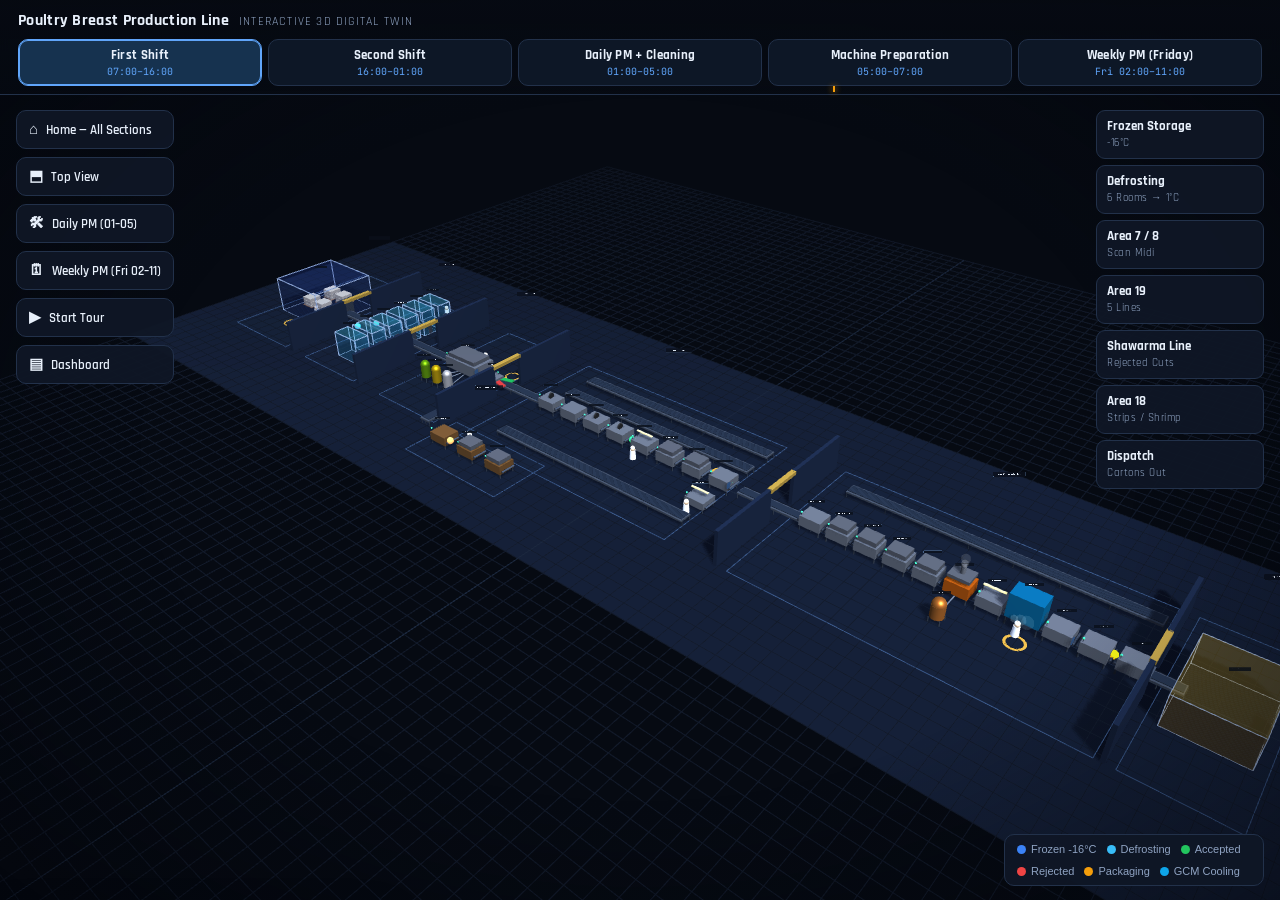
<file: modules/poultry.html>
<!DOCTYPE html>
<html lang="en" dir="ltr">
<head>
<meta charset="UTF-8">
<meta name="viewport" content="width=device-width, initial-scale=1, maximum-scale=1, user-scalable=no">
<title>Poultry Breast Production Line — Interactive 3D Training Platform</title>
<link rel="preconnect" href="https://fonts.googleapis.com">
<link href="https://fonts.googleapis.com/css2?family=Rajdhani:wght@500;600;700&family=JetBrains+Mono:wght@400;600&display=swap" rel="stylesheet">
<style>
:root{
  --bg:#060a12;
  --panel:#0f1726ee;
  --panel-solid:#101a2b;
  --border:#22314a;
  --steel:#8a96a8;
  --text:#e8f0fb;
  --text-dim:#8fa3c2;
  --accept:#22c55e;
  --reject:#ef4444;
  --pack:#f59e0b;
  --cool:#38bdf8;
  --frozen:#3b82f6;
  --accent:#60a5fa;
}
*{box-sizing:border-box;}
html,body{margin:0;padding:0;height:100%;background:var(--bg);color:var(--text);font-family:'Rajdhani',sans-serif;overflow:hidden;}
#canvas-wrap{position:fixed;inset:0;}
#canvas-wrap canvas{display:block;touch-action:none;}

/* ---------- Top bar ---------- */
#topbar{
  position:fixed; top:0; left:0; right:0; z-index:20;
  background:linear-gradient(180deg, rgba(6,10,18,0.94), rgba(6,10,18,0.75));
  border-bottom:1px solid var(--border);
  padding:10px 18px 8px;
  backdrop-filter: blur(6px);
}
#topbar .title-row{display:flex; align-items:baseline; gap:10px; flex-wrap:wrap;}
#topbar h1{font-size:16px; margin:0; font-weight:700; letter-spacing:.3px;}
#topbar .sub{font-size:11.5px; color:var(--text-dim); letter-spacing:1.2px; text-transform:uppercase;}

#shift-rail{position:relative; margin-top:8px;}
#shift-buttons{display:flex; gap:6px; overflow-x:auto; scrollbar-width:none;}
#shift-buttons::-webkit-scrollbar{display:none;}
.shift-btn{
  flex:1 1 0; min-width:118px; background:#0d1726; border:1px solid var(--border); border-radius:10px;
  color:var(--text-dim); padding:7px 8px; cursor:pointer; display:flex; flex-direction:column; align-items:center; gap:2px;
  font-family:'Rajdhani',sans-serif; transition:.15s;
}
.shift-btn .en{font-size:13px; font-weight:700; color:var(--text); letter-spacing:.3px;}
.shift-btn .hrs{font-family:'JetBrains Mono',monospace; font-size:10px; color:var(--accent);}
.shift-btn.active{background:#16324f; border-color:var(--accent); box-shadow:0 0 0 1px var(--accent) inset;}
#shift-now-indicator{
  position:absolute; bottom:-6px; width:2px; height:6px; background:var(--pack);
  box-shadow:0 0 6px var(--pack);
}

/* ---------- Floating buttons (desktop) ---------- */
#tool-rail{
  position:fixed; top:110px; inset-inline-start:16px; z-index:18;
  display:flex; flex-direction:column; gap:8px;
}
.tool-btn{
  background:var(--panel); border:1px solid var(--border); color:var(--text);
  border-radius:10px; padding:9px 12px; font-family:'Rajdhani',sans-serif; font-size:13px; font-weight:600;
  cursor:pointer; display:flex; align-items:center; gap:8px; white-space:nowrap;
}
.tool-btn:hover{border-color:var(--accent);}
.tool-btn.active{background:#3b2410; border-color:var(--pack); color:var(--pack);}
.tool-btn .ico{font-size:15px;}

#area-nav{position:fixed; top:110px; inset-inline-end:16px; z-index:18; display:flex; flex-direction:column; gap:6px; width:168px;}
.area-jump{
  background:var(--panel); border:1px solid var(--border); color:var(--text-dim);
  border-radius:9px; padding:7px 10px; text-align:start; cursor:pointer; font-family:'Rajdhani',sans-serif;
}
.area-jump b{color:var(--text); font-size:13px; font-weight:700; display:block;}
.area-jump span{font-size:10.5px; letter-spacing:.5px;}
.area-jump:hover{border-color:var(--accent);}

/* ---------- Machine info panel ---------- */
#machine-panel{
  position:fixed; bottom:0; inset-inline-start:0; width:380px; max-width:94vw; z-index:30;
  background:var(--panel-solid); border-top:1px solid var(--border); border-inline-end:1px solid var(--border);
  border-radius:14px 14px 0 0; padding:16px 18px 20px; transform:translateY(110%); transition:transform .28s ease;
  box-shadow:0 -10px 40px rgba(0,0,0,0.5);
}
#machine-panel.open{transform:translateY(0);}
#machine-panel .row{display:flex; justify-content:space-between; align-items:flex-start; margin-bottom:10px;}
#mp-name{font-size:19px; font-weight:700; margin:0;}
#mp-close{background:none; border:1px solid var(--border); color:var(--text-dim); width:28px; height:28px; border-radius:8px; cursor:pointer;}
.mp-field{margin-top:10px; padding-top:10px; border-top:1px dashed var(--border);}
.mp-field .lbl{font-size:11px; color:var(--text-dim); text-transform:uppercase; letter-spacing:1px; margin-bottom:3px;}
.mp-field .val{font-size:14px; line-height:1.6; font-family:sans-serif;}
.mp-grid{display:grid; grid-template-columns:1fr 1fr 1fr; gap:10px; margin-top:10px;}
.mp-chip{background:#0d1726; border:1px solid var(--border); border-radius:8px; padding:8px 10px;}
.mp-chip .lbl{font-size:10.5px; color:var(--text-dim);}
.mp-chip .val{font-family:'JetBrains Mono',monospace; font-size:13px; color:var(--accent); margin-top:2px;}

/* ---------- Dashboard panel ---------- */
#dashboard-panel{
  position:fixed; top:0; inset-inline-end:0; bottom:0; width:340px; max-width:92vw; z-index:35;
  background:var(--panel-solid); border-inline-start:1px solid var(--border);
  transform:translateX(110%); transition:transform .28s ease; padding:16px 16px 90px; overflow-y:auto;
}
#dashboard-panel.open{transform:translateX(0);}
#dashboard-panel .dh{display:flex; justify-content:space-between; align-items:center; margin-bottom:12px;}
#dashboard-panel h2{font-size:16px; margin:0; font-weight:700;}
#dashboard-panel h2 span{display:block; font-size:11px; color:var(--text-dim); font-weight:500; letter-spacing:1px;}
.db-section{margin-bottom:14px;}
.db-section h3{font-size:11.5px; letter-spacing:1.5px; text-transform:uppercase; color:var(--accent); margin:0 0 6px; font-weight:700;}
.db-row{display:flex; justify-content:space-between; font-size:13px; padding:5px 0; border-bottom:1px solid #182337; font-family:sans-serif;}
.db-row .val{font-family:'JetBrains Mono',monospace; color:var(--text);}
#dash-close{background:none; border:1px solid var(--border); color:var(--text-dim); width:28px; height:28px; border-radius:8px; cursor:pointer;}
.product-row{display:flex; gap:6px; margin-top:6px;}
.product-btn{flex:1; background:#0d1726; border:1px solid var(--border); color:var(--text-dim); border-radius:8px; padding:6px; font-size:12px; cursor:pointer; font-family:'Rajdhani',sans-serif; font-weight:600;}
.product-btn.active{background:#123321; border-color:var(--accept); color:var(--accept);}

/* ---------- Legend ---------- */
#legend{position:fixed; bottom:14px; inset-inline-end:16px; z-index:16; background:var(--panel); border:1px solid var(--border); border-radius:10px; padding:8px 12px; font-size:11px; display:flex; gap:10px; flex-wrap:wrap; max-width:260px; font-family:sans-serif;}
.leg-item{display:flex; align-items:center; gap:5px; color:var(--text-dim);}
.leg-dot{width:9px;height:9px;border-radius:50%;}

/* ---------- Tour bar ---------- */
#tour-bar{position:fixed; left:50%; bottom:16px; transform:translateX(-50%) translateY(140%); width:min(560px,92vw); z-index:32; background:var(--panel-solid); border:1px solid var(--border); border-radius:14px; padding:14px 16px; transition:transform .3s ease;}
#tour-bar.open{transform:translateX(-50%) translateY(0);}
#tour-title{font-size:16px; font-weight:700; margin:0;}
#tour-desc{font-size:13.5px; margin:8px 0 2px; line-height:1.6; font-family:sans-serif; color:var(--text-dim);}
#tour-controls{display:flex; gap:8px; margin-top:10px; align-items:center;}
#tour-controls button{background:#0d1726; border:1px solid var(--border); color:var(--text); border-radius:8px; padding:7px 12px; cursor:pointer; font-family:'Rajdhani',sans-serif; font-size:13px; font-weight:600;}
#tour-controls button:disabled{opacity:.4; cursor:default;}
#tour-progress{font-family:'JetBrains Mono',monospace; font-size:11px; color:var(--text-dim); margin-inline-start:auto;}

/* ---------- Mobile bottom nav ---------- */
#mobile-nav{position:fixed; left:0; right:0; bottom:0; z-index:40; display:none; background:var(--panel-solid); border-top:1px solid var(--border); padding:6px 4px calc(env(safe-area-inset-bottom,0) + 6px);}
#mobile-nav .mn-row{display:flex; justify-content:space-around;}
.mn-btn{background:none; border:none; color:var(--text-dim); display:flex; flex-direction:column; align-items:center; gap:2px; font-family:'Rajdhani',sans-serif; font-size:10.5px; font-weight:600; padding:4px 6px;}
.mn-btn .ico{font-size:18px;}
.mn-btn.active{color:var(--accent);}

body.is-mobile #tool-rail{display:none;}
body.is-mobile #area-nav{display:none;}
body.is-mobile #legend{display:none;}
body.is-mobile #mobile-nav{display:block;}
body.is-mobile #machine-panel{inset-inline-start:0; inset-inline-end:0; width:auto; max-width:100%; border-radius:16px 16px 0 0; bottom:64px;}
body.is-mobile #dashboard-panel{top:auto; bottom:64px; height:70vh; width:100%; max-width:100%; border-radius:16px 16px 0 0; transform:translateY(120%);}
body.is-mobile #dashboard-panel.open{transform:translateY(0);}
body.is-mobile #topbar h1{font-size:14px;}
body.is-mobile .shift-btn{min-width:96px;}
body.is-mobile #tour-bar{bottom:70px;}

body.maint-mode #topbar{border-bottom-color:#7c5a1c;}
body.maint-mode:before{content:'Daily Preventive Maintenance Active — 01:00–05:00';position:fixed; top:0; left:0; right:0; z-index:50; background:#3a2a0c; color:#f5c451; text-align:center; font-size:12px; padding:3px; letter-spacing:1px; font-family:'Rajdhani',sans-serif; font-weight:600;}
body.maint-mode #topbar{margin-top:22px;}
body.weekly-mode:before{content:'Weekly Preventive Maintenance Active — Friday 02:00–11:00'; background:#26123a; color:#c084fc;}

/* subtle vignette for depth */
#canvas-wrap:after{content:''; position:absolute; inset:0; pointer-events:none; background:radial-gradient(ellipse at center, transparent 55%, rgba(2,4,10,0.55) 100%);}

::-webkit-scrollbar{width:6px;} ::-webkit-scrollbar-thumb{background:#22314a;border-radius:4px;}
</style>
</head>
<body>

<div id="canvas-wrap"></div>

<!-- Top bar: title + shift timeline -->
<div id="topbar">
  <div class="title-row">
    <h1>Poultry Breast Production Line</h1>
    <span class="sub">Interactive 3D Digital Twin</span>
  </div>
  <div id="shift-rail">
    <div id="shift-buttons"></div>
    <div id="shift-now-indicator"></div>
  </div>
</div>

<!-- Desktop tool rail -->
<div id="tool-rail">
  <button class="tool-btn" id="view-home"><span class="ico">⌂</span><span>Home — All Sections</span></button>
  <button class="tool-btn" id="view-top"><span class="ico">⬒</span><span>Top View</span></button>
  <button class="tool-btn" id="maint-btn"><span class="ico">🛠</span><span>Daily PM (01–05)</span></button>
  <button class="tool-btn" id="weekly-btn"><span class="ico">🗓</span><span>Weekly PM (Fri 02–11)</span></button>
  <button class="tool-btn" id="tour-start"><span class="ico">▶</span><span>Start Tour</span></button>
  <button class="tool-btn" id="dash-toggle"><span class="ico">▤</span><span>Dashboard</span></button>
</div>

<!-- Area quick nav -->
<div id="area-nav">
  <button class="area-jump" data-area="frozen"><b>Frozen Storage</b><span>-16°C</span></button>
  <button class="area-jump" data-area="defrost"><b>Defrosting</b><span>6 Rooms → 1°C</span></button>
  <button class="area-jump" data-area="area78"><b>Area 7 / 8</b><span>Scan Midi</span></button>
  <button class="area-jump" data-area="area19"><b>Area 19</b><span>5 Lines</span></button>
  <button class="area-jump" data-area="shawarma"><b>Shawarma Line</b><span>Rejected Cuts</span></button>
  <button class="area-jump" data-area="area18"><b>Area 18</b><span>Strips / Shrimp</span></button>
  <button class="area-jump" data-area="packaging"><b>Dispatch</b><span>Cartons Out</span></button>
</div>

<!-- Legend -->
<div id="legend">
  <div class="leg-item"><span class="leg-dot" style="background:#3b82f6"></span>Frozen -16°C</div>
  <div class="leg-item"><span class="leg-dot" style="background:#38bdf8"></span>Defrosting</div>
  <div class="leg-item"><span class="leg-dot" style="background:#22c55e"></span>Accepted</div>
  <div class="leg-item"><span class="leg-dot" style="background:#ef4444"></span>Rejected</div>
  <div class="leg-item"><span class="leg-dot" style="background:#f59e0b"></span>Packaging</div>
  <div class="leg-item"><span class="leg-dot" style="background:#0ea5e9"></span>GCM Cooling</div>
</div>

<!-- Machine info panel -->
<div id="machine-panel">
  <div class="row">
    <p id="mp-name">—</p>
    <button id="mp-close">✕</button>
  </div>
  <div class="mp-field"><div class="lbl">Function</div>
    <div class="val" id="mp-func">—</div>
  </div>
  <div class="mp-field"><div class="lbl">Input</div><div class="val" id="mp-input">—</div></div>
  <div class="mp-field"><div class="lbl">Output</div><div class="val" id="mp-output">—</div></div>
  <div class="mp-grid">
    <div class="mp-chip"><div class="lbl">Time</div><div class="val" id="mp-time">—</div></div>
    <div class="mp-chip"><div class="lbl">Temp</div><div class="val" id="mp-temp">—</div></div>
    <div class="mp-chip"><div class="lbl">Status</div><div class="val" id="mp-status">—</div></div>
  </div>
  <div class="mp-field"><div class="lbl">Notes</div><div class="val" id="mp-notes" style="font-size:12.5px; color:var(--text-dim);">—</div></div>
</div>

<!-- Dashboard panel -->
<div id="dashboard-panel">
  <div class="dh">
    <h2>Dashboard<span>Production Dashboard</span></h2>
    <button id="dash-close">✕</button>
  </div>

  <div class="db-section">
    <h3>Production Plan</h3>
    <div class="product-row">
      <button class="product-btn active" data-product="chicken">Chicken</button>
      <button class="product-btn" data-product="fish">Fish</button>
      <button class="product-btn" data-product="other">Other</button>
    </div>
    <div class="db-row"><span>Current Product</span><span class="val" id="db-product">Chicken</span></div>
    <div class="db-row"><span>Shift</span><span class="val" id="db-phase">—</span></div>
    <div class="db-row"><span>Line State</span><span class="val" id="db-state">—</span></div>
  </div>

  <div class="db-section">
    <h3>Output</h3>
    <div class="db-row"><span>Accepted Pieces</span><span class="val" id="db-accepted">0</span></div>
    <div class="db-row"><span>Rejected Pieces</span><span class="val" id="db-rejected">0</span></div>
    <div class="db-row"><span>To Shawarma Line</span><span class="val" id="db-shawarma">0</span></div>
    <div class="db-row"><span>Finished Packages</span><span class="val" id="db-packages">0</span></div>
    <div class="db-row"><span>Cartons Printed</span><span class="val" id="db-cartons">0</span></div>
  </div>

  <div class="db-section">
    <h3>Cold Chain</h3>
    <div class="db-row"><span>Frozen Storage Temp</span><span class="val" id="db-frozen-temp">-16°C</span></div>
    <div id="db-rooms"></div>
  </div>

  <div class="db-section">
    <h3>Scan Midi &amp; Dosing</h3>
    <div class="db-row"><span>Scan Midi Temp</span><span class="val" id="db-scanmidi-temp">1°C</span></div>
    <div class="db-row"><span>Dosing System</span><span class="val" id="db-dosing">—</span></div>
  </div>

  <div class="db-section">
    <h3>Maintenance</h3>
    <div class="db-row"><span>Daily PM Window</span><span class="val" id="db-maint-time">01:00–05:00</span></div>
    <div class="db-row"><span>Weekly PM Window</span><span class="val" id="db-weekly-time">Fri 02:00–11:00</span></div>
  </div>
</div>

<!-- Tour bar -->
<div id="tour-bar">
  <p id="tour-title">—</p>
  <p id="tour-desc">—</p>
  <div id="tour-controls">
    <button id="tour-back">Back</button>
    <button id="tour-next">Next</button>
    <button id="tour-end">End Tour</button>
    <span id="tour-progress">1 / 7</span>
  </div>
</div>

<!-- Mobile bottom nav -->
<div id="mobile-nav">
  <div class="mn-row">
    <button class="mn-btn active" id="m-home"><span class="ico">⌂</span>Home</button>
    <button class="mn-btn" id="m-flow"><span class="ico">▶</span>Tour</button>
    <button class="mn-btn" id="m-areas"><span class="ico">▦</span>Areas</button>
    <button class="mn-btn" id="m-dash"><span class="ico">▤</span>Data</button>
    <button class="mn-btn" id="m-maint"><span class="ico">🛠</span>Maint</button>
  </div>
</div>

<script src="../vendor/three.min.js"></script>
<script>window.THREE||document.write('<script src="https://cdnjs.cloudflare.com/ajax/libs/three.js/r128/three.min.js"><\/script>')</script>
<script>window.THREE||document.write('<script src="https://cdn.jsdelivr.net/npm/three@0.128.0/build/three.min.js"><\/script>')</script>
<script>window.THREE||document.write('<script src="https://unpkg.com/three@0.128.0/build/three.min.js"><\/script>')</script>
<script>window.addEventListener('DOMContentLoaded',function(){if(!window.THREE){var d=document.createElement('div');d.setAttribute('role','alert');d.style.cssText='position:fixed;top:12px;left:50%;transform:translateX(-50%);z-index:9999;background:#2a1113;border:1px solid #ff5163;color:#ffd7db;font:12px monospace;padding:9px 16px;border-radius:10px;max-width:92vw;text-align:center';d.textContent='3D engine failed to load \u2014 check your internet connection. | \u062a\u0639\u0630\u0631 \u062a\u062d\u0645\u064a\u0644 \u0645\u062d\u0631\u0643 \u0627\u0644\u0623\u0628\u0639\u0627\u062f \u2014 \u062a\u062d\u0642\u0642 \u0645\u0646 \u0627\u0644\u0627\u062a\u0635\u0627\u0644.';document.body.appendChild(d);}});</script>
<script>
/* ============================================================
   Poultry Line 3D Trainer — Core (v3)
   - Physically separated sections with divider walls & gates
   - Detailed composite machine models (legs, hoods, panels, lamps)
   - Section focus mode (dims all other areas)
   - Weekly Friday maintenance phase (02:00–11:00)
   ============================================================ */

/* ---------- Error resilience ---------- */
let _fatalShown = false;
function showFatalError(msg){
  if (_fatalShown) return;
  _fatalShown = true;
  const div = document.createElement('div');
  div.style.cssText = 'position:fixed;inset:0;z-index:999;background:#060a12;color:#e8f0fb;display:flex;align-items:center;justify-content:center;text-align:center;padding:24px;font-family:sans-serif;';
  div.innerHTML = '<div style="max-width:420px"><div style="font-size:18px;font-weight:700;margin-bottom:8px;">Unable to start the 3D view</div><div style="font-size:13px;color:#8fa3c2;line-height:1.6;">'+msg+'</div></div>';
  document.body.appendChild(div);
}
let _lastErrLogged = 0;
window.addEventListener('error', function(e){
  const now = Date.now();
  if (now - _lastErrLogged < 1500) return;
  _lastErrLogged = now;
  console.warn('[App] runtime error caught:', e.message || e.error || e);
});

/* ---------- Global state ---------- */
const STATE = {
  phase: 'shift1',              // shift1 | shift2 | maintenance | prep | weekly
  maintenance: false,
  product: 'chicken',
  selectedMachine: null,
  focusedArea: null,            // area key or null = show all
  tourActive: false,
  tourIndex: 0,
  mobile: window.innerWidth < 860,
  accepted: 0, rejected: 0, shawarma: 0, cartons: 0, packages: 0,
};

/* ---------- Colors ---------- */
const COLORS = {
  frozen: 0x1e3a8a,
  defrost: 0x38bdf8,
  accept: 0x22c55e,
  reject: 0xef4444,
  pack: 0xf59e0b,
  cool: 0x0ea5e9,
  steel: 0xb8c2d0,
  steelDark: 0x4b5563,
  floor: 0x0e1522,
  wall: 0x18243a,
};

/* ---------- Shift phases (incl. weekly Friday PM) ---------- */
const SHIFT_PHASES = [
  { key: 'shift1',      start: 7,  end: 16, en: 'First Shift',            hrs:'07:00–16:00' },
  { key: 'shift2',      start: 16, end: 25, en: 'Second Shift',           hrs:'16:00–01:00' },
  { key: 'maintenance', start: 1,  end: 5,  en: 'Daily PM + Cleaning',    hrs:'01:00–05:00' },
  { key: 'prep',        start: 5,  end: 7,  en: 'Machine Preparation',    hrs:'05:00–07:00' },
  { key: 'weekly',      start: 2,  end: 11, en: 'Weekly PM (Friday)',     hrs:'Fri 02:00–11:00' },
];
const MAINT_PHASES = ['maintenance','weekly'];

/* ---------- Areas — widely separated sections ---------- */
const AREAS = [
  { key: 'frozen',   x: -150, z: 0,  w: 34, d: 64, en: 'Frozen Storage',  sub:'-16°C' },
  { key: 'defrost',  x: -105, z: 0,  w: 30, d: 64, en: 'Defrosting',      sub:'6 Rooms → 1°C' },
  { key: 'area78',   x: -60,  z: 0,  w: 30, d: 64, en: 'Area 7 / 8',      sub:'Scan Midi' },
  { key: 'shawarma', x: -18,  z: 38, w: 42, d: 22, en: 'Shawarma Line',   sub:'Rejected Cuts' },
  { key: 'area19',   x: 12,   z: 0,  w: 88, d: 64, en: 'Area 19',         sub:'5 Lines' },
  { key: 'area18',   x: 128,  z: 0,  w: 100,d: 64, en: 'Area 18',         sub:'Strips / Shrimp' },
  { key: 'packaging',x: 196,  z: 0,  w: 26, d: 64, en: 'Dispatch',        sub:'Cartons Out' },
];

/* Divider walls between sections (with gate openings for conveyors) */
const DIVIDERS = [
  {x: -128, gateZ: 0},
  {x: -87,  gateZ: 0},
  {x: -42,  gateZ: 0},
  {x: 74,   gateZ: 0},
  {x: 180,  gateZ: 0},
];

/* ---------- Machines ---------- */
const MACHINES = [];

// Frozen storage
MACHINES.push({
  id:'frozen_storage', area:'frozen', type:'room', x:-150, z:0, w:26, h:14, d:26,
  color: COLORS.frozen,
  name:{en:'Frozen Storage Area'},
  func:{en:'Stores frozen product before production begins'},
  input:{en:'Chicken / Fish per production plan'},
  output:{en:'Frozen cartons to defrosting rooms'},
  time:'\u2014', temp:'-16\u00b0C',
  notes:{en:'Product moved via carts/forklifts per the daily production plan.'}
});
// Pallet stacks inside frozen storage (decor, clickable as part of room)
for (let i=0;i<4;i++){
  MACHINES.push({
    id:'pallet_'+i, area:'frozen', type:'pallet', x:-158+ (i%2)*8, z:-8 + Math.floor(i/2)*10, w:5,h:4,d:5,
    color: 0x8b5e3c, decor:true
  });
}

// Defrosting rooms x6
for (let i=1;i<=6;i++){
  const zpos = -20 + (i-1)*8;
  MACHINES.push({
    id:'defrost_room_'+i, area:'defrost', type:'room', x:-105, z:zpos, w:12, h:10, d:6,
    color: COLORS.defrost,
    name:{en:'Defrosting Room '+i},
    func:{en:'Gradually raises product temperature until ready'},
    input:{en:'Frozen product at -16\u00b0C'},
    output:{en:'Product ready at 1\u00b0C to Area 7'},
    time:'Per room schedule', temp:'\u2192 1\u00b0C',
    notes:{en:'Status: Frozen / Defrosting / Ready \u2014 entry & exit time logged.'}
  });
}

// Area 7/8
MACHINES.push({
  id:'scan_midi', area:'area78', type:'machine', x:-62, z:0, w:16, h:7, d:9,
  color: COLORS.steel, hood:true, panel:true,
  name:{en:'Rinsing Scan Midi'},
  func:{en:'Rinses product, checks size, sorts accepted/rejected pieces'},
  input:{en:'Product after defrosting'},
  output:{en:'Accepted \u2192 Area 19/18, Rejected \u2192 Shawarma line'},
  time:'20 minutes', temp:'1\u00b0C',
  notes:{en:'Controlled dosing system: chlorine, lemon, vinegar \u2014 per quality plan.'}
});
['Chlorine','Lemon','Vinegar'].forEach((chem,i)=>{
  MACHINES.push({
    id:'dosing_'+chem.toLowerCase(), area:'area78', type:'tank', x:-70+i*6, z:14, w:3.4, h:6, d:3.4,
    color: [0x84cc16, 0xfacc15, 0xf3f4f6][i], pipeTo:{x:-62,z:0},
    name:{en: chem+' Dosing Tank'},
    func:{en:'Adds '+chem.toLowerCase()+' at controlled, approved rates into the Scan Midi rinse water'},
    input:{en:'\u2014'}, output:{en:'Treated rinse water to Scan Midi'},
    time:'Continuous', temp:'\u2014',
    notes:{en:'Quantities depend on the operating plan and internal food-safety standards.'}
  });
});
MACHINES.push({
  id:'size_rejection', area:'area78', type:'sorter', x:-48, z:0, w:8, h:4, d:8,
  color: COLORS.steel,
  name:{en:'Size Rejection Point'},
  func:{en:'Sorts pieces by size: green light = accepted, red light = rejected'},
  input:{en:'Product from Scan Midi'},
  output:{en:'Green \u2192 production lines, Red \u2192 mincing / Shawarma line'},
  time:'Instant', temp:'\u2014',
  notes:{en:'Quality control (QC) checkpoint.'}
});

/* Area 19 — main detailed line (Line 2) + 3 summarized parallel lines */
const LINE19_STEPS = [
  {id:'look_saw',   name:'Look Saw',                  func:'Initial cut to standardize chicken breast shape', io:['Raw chicken breasts','More uniform pieces'], blade:true},
  {id:'trimmer',    name:'Trimmer',                   func:'Trims pieces and removes unwanted excess (worker-inspected)', io:['Cut pieces','Trimmed pieces']},
  {id:'plank_saw',  name:'Plank Saw',                 func:'Additional cut to reach the required final shape', io:['Trimmed pieces','Shaped pieces'], blade:true},
  {id:'multi_saw',  name:'Multi Saw',                 func:'Multi-blade cut producing several pieces simultaneously', io:['Shaped pieces','Multiple piece batches'], blade:true},
  {id:'manual_inspection_19', name:'Manual Inspection', func:'Manual worker inspection sorting out non-conforming pieces', io:['Piece batches','Approved conforming pieces'], table:true},
  {id:'apb_batter', name:'Batter Machine \u2014 APB', func:'Adds the liquid batter coating to the product', io:['Approved pieces','Batter-coated pieces'], hood:true},
  {id:'e204_breading', name:'Breading Machine \u2014 E204', func:'Adds the breading layer after batter (Coating = Batter + Breading)', io:['Batter-coated pieces','Fully coated pieces'], hood:true},
  {id:'auto_packing', name:'Auto Packing Line', func:'ISHIDA CCW Smart Packer \u2192 Takeaway Conveyor \u2192 DACS digital check-scale \u2192 table / carton sealers', io:['Coated product','Sealed finished packages'], panel:true},
];
LINE19_STEPS.forEach((s,i)=>{
  MACHINES.push({
    id:s.id, area:'area19', type:'machine', x:-20+i*10.5, z:0, w:7, h:5.5, d:6,
    color: COLORS.steel, blade:s.blade, table:s.table, hood:s.hood, panel:s.panel,
    name:{en:s.name}, func:{en:s.func},
    input:{en:s.io[0]}, output:{en:s.io[1]},
    time: s.id==='auto_packing' ? 'Variable' : '\u2014',
    temp:'\u2014', notes:{en:'Main production Line 2 \u2014 chicken breasts (Area 19).'}
  });
});
MACHINES.push({
  id:'manual_packing_19', area:'area19', type:'machine', x:53.5, z:12, w:7, h:4, d:6,
  color: COLORS.steel, table:true,
  name:{en:'Manual Packing Table'},
  func:{en:'Arranges, weighs and inspects product, then passes to carton sealing'},
  input:{en:'Coated product'}, output:{en:'Packages ready for sealing'},
  time:'Variable', temp:'\u2014', notes:{en:'Parallel manual route beside the auto packing line.'}
});
[
  {key:'line1', z:-22, en:'Line 1 \u2014 Mesaheb Product'},
  {key:'line3', z:-11, en:'Line 3 \u2014 Chicken Breast'},
  {key:'line4', z:22,  en:'Line 4 \u2014 Chicken Breast'},
].forEach(l=>{
  MACHINES.push({
    id:l.key, area:'area19', type:'conveyor', x:17, z:l.z, w:78, h:2.2, d:4.5,
    color: COLORS.steelDark, name:{en:l.en},
    func:{en:'Runs the same sequence as the main line (Look Saw \u2192 Trimmer \u2192 Plank Saw \u2192 Multi Saw \u2192 Manual Inspection \u2192 Batter \u2192 Breading \u2192 Packing).'},
    input:{en:'Accepted product from Scan Midi'},
    output:{en:'Packed finished product'},
    time:'\u2014', temp:'\u2014', notes:{en:'Click the main line (center) stations for per-station detail.'}
  });
});

/* Shawarma line */
const SHAWARMA_STEPS = [
  {id:'reject_transfer', name:'Rejected Chicken Transfer', func:'Transfers rejected pieces from Scan Midi to the Shawarma line', io:['Size/shape-rejected pieces','Pieces routed to Shawarma line']},
  {id:'mincing',  name:'Mincing / Grinding', func:'Grinds rejected pieces into minced meat', io:['Rejected pieces','Minced meat'], hood:true},
  {id:'shawarma_prep', name:'Shawarma Preparation', func:'Blends spices and prepares the Shawarma raw material', io:['Minced meat','Shawarma raw material'], hood:true},
];
SHAWARMA_STEPS.forEach((s,i)=>{
  MACHINES.push({
    id:s.id, area:'shawarma', type:'machine', x:-32+i*13, z:38, w:7, h:5, d:6,
    color: 0xc98a4b, hood:s.hood,
    name:{en:s.name}, func:{en:s.func},
    input:{en:s.io[0]}, output:{en:s.io[1]},
    time:'\u2014', temp:'\u2014', notes:{en:'Receives size/shape-rejected pieces from Area 7/8.'}
  });
});

/* Area 18 — full detailed line + parallel line */
const LINE18_STEPS = [
  {id:'flattener',    name:'Flattener \u2014 TSM Conveyor', func:'Flattens and evens the product before battering', io:['Raw Strips / Shrimp / Boneless thighs','Flattened product']},
  {id:'abp16_batter', name:'Batter Machine \u2014 ABP-16', func:'Adds the first batter coat', io:['Flattened product','First batter coat'], hood:true},
  {id:'ppb4_breading',name:'Breading \u2014 PPB 4 (F-24)', func:'Adds the first breading layer via the F-24 conveyor', io:['Battered product','Breaded product'], hood:true},
  {id:'suv_ba',       name:'SUV BA \u2014 Second Batter', func:'A second light liquid coating layer', io:['Breaded product','Second liquid coat'], hood:true},
  {id:'super_flex',   name:'Super Flex \u2014 Second Breading', func:'Reinforces the outer coating layer', io:['Second coat','Reinforced outer coating'], hood:true},
  {id:'fryer',        name:'Fryer', func:'Par-fries to set the batter and breading', io:['Fully coated product','Par-fried product'], fryer:true},
  {id:'manual_inspection_18', name:'Inspection Before Cooling', func:'Visual check; isolates non-conforming product', io:['Fried product','Approved product for cooling'], table:true},
  {id:'gcm_cooling',  name:'GCM Cooling Machine', func:'Rapid-chills the product after frying', io:['Warm fried product','Chilled product at -31\u00b0C'], gcm:true},
  {id:'packaging_1kg',name:'Packaging 1 kg', func:'Packs chilled product into 1 kg packages', io:['Chilled product','1 kg packages'], panel:true},
  {id:'saxon_sealer', name:'Saxon Sealer', func:'Seals the packages', io:['1 kg packages','Sealed packages']},
  {id:'printer_2200', name:'2200 Printer', func:'Prints stickers, product and carton data', io:['Sealed packages','Printed cartons ready to ship'], panel:true},
];
LINE18_STEPS.forEach((s,i)=>{
  const base = {
    id:s.id, area:'area18', type:'machine', x:86+i*9, z:0, w:7, h:5.5, d:6,
    color: COLORS.steel, hood:s.hood, table:s.table, panel:s.panel,
    name:{en:s.name}, func:{en:s.func},
    input:{en:s.io[0]}, output:{en:s.io[1]},
    time:'\u2014', temp:'\u2014',
    notes:{en:'Main Area 18 line \u2014 Strips / Shrimp / Boneless thighs.'}
  };
  if (s.fryer){
    base.type='fryer'; base.color=0xf97316; base.h=6;
    base.notes={en:'Fryer oil capacity 102 gal, tank 84 gal, with an external filter that draws, cleans and returns the oil.'};
  }
  if (s.gcm){
    base.type='gcm'; base.color=COLORS.cool; base.h=9; base.w=9;
    base.temp='-31\u00b0C'; base.time='40 minutes';
    base.notes={en:'Cooling duration 40 minutes with cold-mist effect.'};
  }
  MACHINES.push(base);
});
// External oil filter beside fryer
MACHINES.push({
  id:'oil_filter', area:'area18', type:'tank', x:131, z:13, w:4, h:5, d:4,
  color: 0xfb923c, pipeTo:{x:131,z:0},
  name:{en:'External Oil Filter'},
  func:{en:'Draws oil from the fryer, cleans it, and returns it'},
  input:{en:'Used fryer oil'}, output:{en:'Filtered oil back to fryer'},
  time:'Continuous', temp:'\u2014',
  notes:{en:'Fryer oil capacity 102 gal \u2014 oil tank capacity 84 gal.'}
});
MACHINES.push({
  id:'area18_lineB', area:'area18', type:'conveyor', x:131, z:-22, w:92, h:2.2, d:4.5,
  color: COLORS.steelDark, name:{en:'Line 18-B (Parallel)'},
  func:{en:'Runs the same sequence as the main Area 18 line'},
  input:{en:'Strips / Shrimp / Boneless thighs'},
  output:{en:'Printed 1 kg packages'},
  time:'\u2014', temp:'\u2014', notes:{en:'Click the main line stations for detail.'}
});

/* Dispatch */
MACHINES.push({
  id:'dispatch', area:'packaging', type:'room', x:196, z:0, w:20, h:10, d:26,
  color: COLORS.pack,
  name:{en:'Dispatch / Finished Goods'},
  func:{en:'Staging of printed cartons before cold-chain shipping'},
  input:{en:'Printed cartons from Area 18 / 19'},
  output:{en:'Shipped product'},
  time:'\u2014', temp:'\u2014', notes:{en:'End of the production flow.'}
});

/* ---------- QC markers ---------- */
const QC_POINTS = [
  {id:'qc_temp_frozen', x:-150, z:18,  en:'Temperature Check \u2014 Frozen'},
  {id:'qc_defrost',     x:-105, z:-28, en:'Defrosting Check'},
  {id:'qc_size',        x:-48,  z:-8,  en:'Size Check'},
  {id:'qc_weight',      x:48,   z:-6,  en:'Weight Check (DACS)'},
  {id:'qc_pack',        x:150,  z:8,   en:'Packaging Check'},
];

/* ---------- Workers ---------- */
const WORKERS = [
  {x:-146,z:8,  role:'general'}, {x:-105,z:-26, role:'general'},
  {x:-62, z:-8, role:'general'}, {x:22,  z:6,   role:'inspect'},
  {x:149, z:6,  role:'inspect'}, {x:53,  z:18,  role:'pack'},
  {x:-24, z:34, role:'general'},
  {x:-62, z:12, role:'maint', maintOnly:true},
  {x:10,  z:-16,role:'maint', maintOnly:true},
  {x:110, z:-8, role:'clean', maintOnly:true},
  {x:167, z:8,  role:'clean', maintOnly:true},
];

/* ---------- Tour ---------- */
const TOUR = [
  {area:'frozen',   desc:{en:'We start at Frozen Storage at -16\u00b0C, where product arrives per the daily production plan.'}},
  {area:'defrost',  desc:{en:'Product moves to 6 defrosting rooms until it reaches 1\u00b0C.'}},
  {area:'area78',   desc:{en:'In Area 7/8, product passes through Rinsing Scan Midi (20 min) with controlled chlorine / lemon / vinegar dosing, then size sorting.'}},
  {area:'shawarma', desc:{en:'Rejected pieces are diverted to the Shawarma line: transfer, mincing, then spice preparation.'}},
  {area:'area19',   desc:{en:'Area 19 has 5 chicken-breast lines: cutting, manual inspection, batter + breading (coating), then auto or manual packing.'}},
  {area:'area18',   desc:{en:'Area 18 handles Strips, Shrimp and boneless thighs: flattening, double batter/breading, frying, GCM cooling at -31\u00b0C, then 1 kg packing, sealing and printing.'}},
  {area:'packaging',desc:{en:'Printed cartons stage at Dispatch, ready for cold-chain shipping.'}},
];

/* ============================================================
   THREE.JS
   ============================================================ */
let scene, camera, renderer, raycaster, mouse;
let clickable = [];
let particleGroups = [];
let labelSprites = [];
let dirLight, ambLight, hemiLight;
let cameraTarget = new THREE.Vector3(20,0,0);
let cameraSpherical = { radius: 330, theta: 0.7, phi: 1.0 };
let dragging = false, lastX=0, lastY=0;
let animTarget = null;
let clock;
const areaGroups = {};   // key -> THREE.Group (all meshes of that area)

function initScene(){
  scene = new THREE.Scene();
  scene.background = new THREE.Color(0x060a12);
  scene.fog = new THREE.Fog(0x060a12, 300, 900);

  camera = new THREE.PerspectiveCamera(48, window.innerWidth/window.innerHeight, 0.5, 4000);
  updateCameraFromSpherical();

  try{
    renderer = new THREE.WebGLRenderer({
      antialias: !STATE.mobile,
      powerPreference: 'default',
      failIfMajorPerformanceCaveat: false,
      alpha: false
    });
  } catch(err){
    try{ renderer = new THREE.WebGLRenderer({antialias:false}); }
    catch(err2){
      showFatalError('Your device/browser could not start 3D (WebGL). Try a different browser or device.');
      throw err2;
    }
  }
  renderer.setPixelRatio(Math.min(window.devicePixelRatio||1, STATE.mobile?1.5:2));
  renderer.setSize(window.innerWidth, window.innerHeight);
  renderer.shadowMap.enabled = !STATE.mobile;
  document.getElementById('canvas-wrap').appendChild(renderer.domElement);

  hemiLight = new THREE.HemisphereLight(0x8fb3ff, 0x0a0e16, 0.6);
  scene.add(hemiLight);
  ambLight = new THREE.AmbientLight(0xffffff, 0.35);
  scene.add(ambLight);
  dirLight = new THREE.DirectionalLight(0xffffff, 0.9);
  dirLight.position.set(120,180,80);
  dirLight.castShadow = !STATE.mobile;
  if (dirLight.castShadow){
    dirLight.shadow.mapSize.set(1024,1024);
    dirLight.shadow.camera.left=-320; dirLight.shadow.camera.right=320;
    dirLight.shadow.camera.top=220; dirLight.shadow.camera.bottom=-220;
  }
  scene.add(dirLight);

  AREAS.forEach(a=>{ areaGroups[a.key] = new THREE.Group(); scene.add(areaGroups[a.key]); });

  buildFloor();
  buildDividers();
  buildMachines();
  buildTrunkConveyors();
  buildQCMarkers();
  buildWorkers();
  buildFlowTrains();

  raycaster = new THREE.Raycaster();
  mouse = new THREE.Vector2();
  clock = new THREE.Clock();

  window.addEventListener('resize', onResize);
  const dom = renderer.domElement;
  dom.addEventListener('pointerdown', onPointerDown);
  window.addEventListener('pointermove', onPointerMove);
  window.addEventListener('pointerup', onPointerUp);
  dom.addEventListener('wheel', onWheel, {passive:false});
  dom.addEventListener('click', onClickPick);
  dom.addEventListener('touchend', onTouchTap, {passive:true});

  animate();
}

function updateCameraFromSpherical(){
  const s = cameraSpherical;
  const x = cameraTarget.x + s.radius * Math.sin(s.phi) * Math.sin(s.theta);
  const y = cameraTarget.y + s.radius * Math.cos(s.phi);
  const z = cameraTarget.z + s.radius * Math.sin(s.phi) * Math.cos(s.theta);
  camera.position.set(x,y,z);
  camera.lookAt(cameraTarget);
}

function onResize(){
  camera.aspect = window.innerWidth/window.innerHeight;
  camera.updateProjectionMatrix();
  renderer.setSize(window.innerWidth, window.innerHeight);
  STATE.mobile = window.innerWidth < 860;
  document.body.classList.toggle('is-mobile', STATE.mobile);
}
function onPointerDown(e){ dragging=true; lastX=e.clientX; lastY=e.clientY; }
function onPointerMove(e){
  if(!dragging) return;
  const dx = e.clientX-lastX, dy = e.clientY-lastY;
  lastX=e.clientX; lastY=e.clientY;
  cameraSpherical.theta -= dx*0.006;
  cameraSpherical.phi = Math.min(Math.max(cameraSpherical.phi - dy*0.006, 0.25), 1.5);
  updateCameraFromSpherical();
}
function onPointerUp(){ dragging=false; }
function onWheel(e){
  e.preventDefault();
  cameraSpherical.radius = Math.min(Math.max(cameraSpherical.radius + e.deltaY*0.3, 40), 800);
  updateCameraFromSpherical();
}
function onClickPick(e){
  if (Math.abs(e.clientX-lastX)>4) return;
  pickAt(e.clientX, e.clientY);
}
function onTouchTap(e){
  if(!e.changedTouches || !e.changedTouches[0]) return;
  pickAt(e.changedTouches[0].clientX, e.changedTouches[0].clientY);
}
function pickAt(cx,cy){
  mouse.x = (cx/window.innerWidth)*2-1;
  mouse.y = -(cy/window.innerHeight)*2+1;
  raycaster.setFromCamera(mouse, camera);
  const hits = raycaster.intersectObjects(clickable, true);
  for (const h of hits){
    let o = h.object;
    while (o && !o.userData.machine) o = o.parent;
    if (o && o.userData.machine && !o.userData.machine.decor){
      openMachineInfo(o.userData.machine);
      return;
    }
  }
}

/* ---------- Floor, zones & dividers ---------- */
function buildFloor(){
  const floorGeo = new THREE.PlaneGeometry(440, 130);
  const floorMat = new THREE.MeshStandardMaterial({color:COLORS.floor, roughness:0.95, metalness:0.05});
  const floor = new THREE.Mesh(floorGeo, floorMat);
  floor.rotation.x = -Math.PI/2;
  floor.position.set(30,-0.05,0);
  floor.receiveShadow = true;
  scene.add(floor);

  const grid = new THREE.GridHelper(440, 88, 0x1c2940, 0x121a2a);
  grid.position.set(30,0,0);
  scene.add(grid);

  AREAS.forEach(a=>{
    const g = areaGroups[a.key];
    // tinted zone floor
    const zone = new THREE.Mesh(
      new THREE.PlaneGeometry(a.w, a.d),
      new THREE.MeshBasicMaterial({color:0x1b2a44, transparent:true, opacity:0.22})
    );
    zone.rotation.x=-Math.PI/2;
    zone.position.set(a.x, 0.02, a.z);
    g.add(zone);
    // zone outline
    const edge = new THREE.LineSegments(
      new THREE.EdgesGeometry(new THREE.PlaneGeometry(a.w, a.d)),
      new THREE.LineBasicMaterial({color:0x3b5a8c})
    );
    edge.rotation.x=-Math.PI/2;
    edge.position.set(a.x, 0.04, a.z);
    g.add(edge);
    // big section label
    const label = makeLabel(a.en+'  \u00b7  '+a.sub, {scale:9, bg:'rgba(10,16,28,0.8)'});
    label.position.set(a.x, 22, a.z - a.d/2 + 2);
    g.add(label);
  });
}

function buildDividers(){
  DIVIDERS.forEach(d=>{
    const wallMat = new THREE.MeshStandardMaterial({color:COLORS.wall, roughness:0.85, metalness:0.15});
    // two wall segments with a gate opening in the middle (gate width 12)
    const segLen = (64-12)/2;
    [-1,1].forEach(side=>{
      const wall = new THREE.Mesh(new THREE.BoxGeometry(1.2, 12, segLen), wallMat);
      wall.position.set(d.x, 6, d.gateZ + side*(6+segLen/2));
      wall.castShadow = !STATE.mobile;
      scene.add(wall);
    });
    // gate frame
    const frame = new THREE.Mesh(
      new THREE.BoxGeometry(1.6, 1.2, 13),
      new THREE.MeshStandardMaterial({color:0xf5c451, metalness:0.4, roughness:0.5})
    );
    frame.position.set(d.x, 11.4, d.gateZ);
    scene.add(frame);
  });
}

/* ---------- Label sprite ---------- */
function makeLabel(text,opts={}){
  const scale = opts.scale || 3.4;
  const canvas = document.createElement('canvas');
  canvas.width = 640; canvas.height = 108;
  const ctx = canvas.getContext('2d');
  ctx.fillStyle = opts.bg || 'rgba(10,16,28,0.82)';
  roundRect(ctx,4,4,632,100,16); ctx.fill();
  ctx.strokeStyle = 'rgba(147,197,253,0.55)'; ctx.lineWidth=2;
  roundRect(ctx,4,4,632,100,16); ctx.stroke();
  ctx.textAlign='center';
  ctx.fillStyle = '#e8f0fb';
  ctx.font = '600 36px Rajdhani, Arial, sans-serif';
  ctx.fillText(text, 320, 66);
  const tex = new THREE.CanvasTexture(canvas);
  tex.minFilter = THREE.LinearFilter;
  const mat = new THREE.SpriteMaterial({map:tex, transparent:true, depthTest:true});
  const sprite = new THREE.Sprite(mat);
  sprite.scale.set(scale, scale*108/640, 1);
  labelSprites.push(sprite);
  return sprite;
}
function roundRect(ctx,x,y,w,h,r){
  ctx.beginPath();
  ctx.moveTo(x+r,y); ctx.arcTo(x+w,y,x+w,y+h,r); ctx.arcTo(x+w,y+h,x,y+h,r);
  ctx.arcTo(x,y+h,x,y,r); ctx.arcTo(x,y,x+w,y,r); ctx.closePath();
}

/* ---------- Composite machine builder ---------- */
function stdMat(color, opts={}){
  return new THREE.MeshStandardMaterial(Object.assign({color, metalness:0.55, roughness:0.38}, opts));
}
function buildMachineGroup(m){
  const g = new THREE.Group();
  const bodyH = m.h*0.62;
  const legH = m.h*0.28;

  if (m.type==='room'){
    const geo = new THREE.BoxGeometry(m.w,m.h,m.d);
    const body = new THREE.Mesh(geo, new THREE.MeshStandardMaterial({color:m.color, transparent:true, opacity:0.26, metalness:0.2, roughness:0.6}));
    body.position.y = m.h/2;
    const edges = new THREE.LineSegments(new THREE.EdgesGeometry(geo), new THREE.LineBasicMaterial({color:0x9db8e8}));
    edges.position.y = m.h/2;
    g.add(body, edges);
    // door
    const door = new THREE.Mesh(new THREE.BoxGeometry(0.4, m.h*0.55, m.d*0.28), stdMat(0x64748b));
    door.position.set(m.w/2, m.h*0.3, 0);
    g.add(door);
  }
  else if (m.type==='pallet'){
    for (let i=0;i<3;i++){
      const box = new THREE.Mesh(new THREE.BoxGeometry(m.w, m.h/3-0.15, m.d), stdMat(0xd9c7a8,{metalness:0.05,roughness:0.9}));
      box.position.y = (m.h/3)*i + m.h/6;
      g.add(box);
    }
    const base = new THREE.Mesh(new THREE.BoxGeometry(m.w+0.6, 0.4, m.d+0.6), stdMat(0x8b5e3c,{metalness:0.05,roughness:0.95}));
    base.position.y = 0.2;
    g.add(base);
  }
  else if (m.type==='tank'){
    const body = new THREE.Mesh(new THREE.CylinderGeometry(m.w/2, m.w/2, m.h*0.8, 18), stdMat(m.color));
    body.position.y = legH + m.h*0.4;
    const cap = new THREE.Mesh(new THREE.SphereGeometry(m.w/2, 18, 10, 0, Math.PI*2, 0, Math.PI/2), stdMat(m.color));
    cap.position.y = legH + m.h*0.8;
    g.add(body, cap);
    addLegs(g, m.w*0.8, m.d*0.8, legH, 4);
    if (m.pipeTo){
      const dx = m.pipeTo.x - m.x, dz = m.pipeTo.z - m.z;
      const len = Math.sqrt(dx*dx+dz*dz);
      const pipe = new THREE.Mesh(new THREE.CylinderGeometry(0.25,0.25,len,8), stdMat(0x94a3b8));
      pipe.position.set(dx/2, 1.4, dz/2);
      pipe.rotation.z = Math.PI/2;
      pipe.rotation.y = -Math.atan2(dz,dx);
      g.add(pipe);
    }
  }
  else if (m.type==='sorter'){
    // Y-shaped sorter: body + two diverging chutes + status lamps
    const body = new THREE.Mesh(new THREE.BoxGeometry(m.w*0.5, 2.5, m.d*0.5), stdMat(m.color));
    body.position.y = legH + 1.25;
    g.add(body);
    addLegs(g, m.w*0.45, m.d*0.45, legH, 4);
    const chuteG = new THREE.Mesh(new THREE.BoxGeometry(m.w*0.7, 0.5, 1.8), stdMat(COLORS.accept,{emissive:COLORS.accept, emissiveIntensity:0.35}));
    chuteG.position.set(m.w*0.45, legH+1.4, -1.6);
    chuteG.rotation.y = 0.25;
    const chuteR = new THREE.Mesh(new THREE.BoxGeometry(m.w*0.7, 0.5, 1.8), stdMat(COLORS.reject,{emissive:COLORS.reject, emissiveIntensity:0.35}));
    chuteR.position.set(m.w*0.45, legH+1.4, 1.6);
    chuteR.rotation.y = -0.25;
    g.add(chuteG, chuteR);
    addLamp(g, 0, legH+3.6, -1.2, COLORS.accept);
    addLamp(g, 0, legH+3.6, 1.2, COLORS.reject);
  }
  else if (m.type==='conveyor'){
    const frame = new THREE.Mesh(new THREE.BoxGeometry(m.w, 0.6, m.d), stdMat(m.color,{metalness:0.3,roughness:0.7}));
    frame.position.y = 2;
    const belt = new THREE.Mesh(new THREE.BoxGeometry(m.w-0.6, 0.25, m.d-1.2), stdMat(0x1f2937,{metalness:0.1,roughness:0.9}));
    belt.position.y = 2.42;
    g.add(frame, belt);
    // support legs every ~12 units
    const n = Math.max(2, Math.floor(m.w/12));
    for (let i=0;i<=n;i++){
      const lx = -m.w/2 + (m.w/n)*i;
      [-1,1].forEach(s=>{
        const leg = new THREE.Mesh(new THREE.CylinderGeometry(0.18,0.18,2,8), stdMat(0x475569));
        leg.position.set(lx, 1, s*(m.d/2-0.5));
        g.add(leg);
      });
    }
  }
  else if (m.type==='fryer'){
    const body = new THREE.Mesh(new THREE.BoxGeometry(m.w, bodyH, m.d), stdMat(m.color,{metalness:0.4}));
    body.position.y = legH + bodyH/2;
    g.add(body);
    addLegs(g, m.w*0.9, m.d*0.9, legH, 4);
    // exhaust hood + stack
    const hood = new THREE.Mesh(new THREE.BoxGeometry(m.w*0.9, 1, m.d*0.9), stdMat(0x9ca3af));
    hood.position.y = legH + bodyH + 1.6;
    const stack = new THREE.Mesh(new THREE.CylinderGeometry(0.7,0.7,3,10), stdMat(0x9ca3af));
    stack.position.y = legH + bodyH + 3.6;
    g.add(hood, stack);
    // steam sprites
    for (let i=0;i<3;i++){
      const steam = new THREE.Mesh(new THREE.SphereGeometry(0.7+i*0.3, 8, 8), new THREE.MeshBasicMaterial({color:0xe5e7eb, transparent:true, opacity:0.28-i*0.07}));
      steam.position.set(0, legH+bodyH+4.5+i*1.2, 0);
      steam.userData.steam = {base: steam.position.y, phase: i};
      g.add(steam);
    }
  }
  else if (m.type==='gcm'){
    const body = new THREE.Mesh(new THREE.BoxGeometry(m.w, bodyH+2, m.d), stdMat(m.color,{metalness:0.5}));
    body.position.y = legH + (bodyH+2)/2;
    g.add(body);
    addLegs(g, m.w*0.9, m.d*0.9, legH, 6);
    // frost mist
    for (let i=0;i<3;i++){
      const mist = new THREE.Mesh(new THREE.SphereGeometry(1+i*0.4, 8, 8), new THREE.MeshBasicMaterial({color:0xbae6fd, transparent:true, opacity:0.22-i*0.05}));
      mist.position.set((i-1)*1.6, legH+1.2, m.d/2+0.8);
      mist.userData.steam = {base: mist.position.y, phase: i+2};
      g.add(mist);
    }
    // side panel with temp readout look
    const panel = new THREE.Mesh(new THREE.BoxGeometry(0.3, 1.6, 2.2), stdMat(0x0f172a,{emissive:0x38bdf8, emissiveIntensity:0.35}));
    panel.position.set(m.w/2+0.2, legH+3, 0);
    g.add(panel);
  }
  else { // generic 'machine'
    const body = new THREE.Mesh(new THREE.BoxGeometry(m.w, bodyH, m.d), stdMat(m.color));
    body.position.y = legH + bodyH/2;
    g.add(body);
    addLegs(g, m.w*0.9, m.d*0.9, legH, 4);
    // infeed/outfeed rollers
    [-1,1].forEach(s=>{
      const roller = new THREE.Mesh(new THREE.CylinderGeometry(0.35,0.35,m.d*0.85,10), stdMat(0x64748b));
      roller.rotation.x = Math.PI/2;
      roller.position.set(s*(m.w/2+0.5), legH+bodyH*0.35, 0);
      g.add(roller);
    });
    if (m.blade){
      const bladeHousing = new THREE.Mesh(new THREE.CylinderGeometry(1.1,1.1,0.5,16), stdMat(0xd1d5db,{metalness:0.85, roughness:0.2}));
      bladeHousing.rotation.z = Math.PI/2;
      bladeHousing.position.set(0, legH+bodyH+0.8, 0);
      g.add(bladeHousing);
    }
    if (m.hood){
      const hood = new THREE.Mesh(new THREE.BoxGeometry(m.w*0.85, 1.4, m.d*0.85), stdMat(0x9ca3af));
      hood.position.y = legH + bodyH + 0.9;
      const neck = new THREE.Mesh(new THREE.BoxGeometry(m.w*0.4, 0.8, m.d*0.4), stdMat(0x9ca3af));
      neck.position.y = legH + bodyH + 0.2;
      g.add(hood, neck);
    }
    if (m.table){
      // low inspection table look: thinner body + overhead light bar
      const bar = new THREE.Mesh(new THREE.BoxGeometry(m.w*0.9, 0.25, 0.8), stdMat(0xfef9c3,{emissive:0xfef08a, emissiveIntensity:0.6}));
      bar.position.y = legH + bodyH + 2.2;
      const post = new THREE.Mesh(new THREE.CylinderGeometry(0.14,0.14,2.2,8), stdMat(0x475569));
      post.position.set(-m.w/2+0.4, legH+bodyH+1.1, 0);
      g.add(bar, post);
    }
    if (m.panel){
      const panel = new THREE.Mesh(new THREE.BoxGeometry(0.3, 1.8, 1.4), stdMat(0x0f172a,{emissive:0x60a5fa, emissiveIntensity:0.4}));
      panel.position.set(m.w/2+0.25, legH+bodyH*0.7, m.d/2-0.4);
      g.add(panel);
    }
    // status lamp
    addLamp(g, -m.w/2+0.5, legH+bodyH+1.2, m.d/2-0.5, COLORS.accept, true);
  }
  return g;
}
function addLegs(g, spanX, spanZ, legH, count){
  const pos = count===6
    ? [[-1,-1],[1,-1],[-1,1],[1,1],[0,-1],[0,1]]
    : [[-1,-1],[1,-1],[-1,1],[1,1]];
  pos.forEach(p=>{
    const leg = new THREE.Mesh(new THREE.CylinderGeometry(0.22,0.28,legH,8), stdMat(0x475569));
    leg.position.set(p[0]*spanX/2, legH/2, p[1]*spanZ/2);
    g.add(leg);
  });
}
const statusLamps = [];
function addLamp(g, x,y,z, color, isStatus){
  const lamp = new THREE.Mesh(new THREE.SphereGeometry(0.32, 10, 10), new THREE.MeshStandardMaterial({color, emissive:color, emissiveIntensity:0.9}));
  lamp.position.set(x,y,z);
  const pole = new THREE.Mesh(new THREE.CylinderGeometry(0.08,0.08,1,6), stdMat(0x475569));
  pole.position.set(x, y-0.6, z);
  g.add(lamp, pole);
  if (isStatus) statusLamps.push(lamp);
}

function buildMachines(){
  MACHINES.forEach(m=>{
    const group = buildMachineGroup(m);
    group.position.set(m.x, 0, m.z);
    group.traverse(o=>{
      if (o.isMesh){ o.castShadow = !STATE.mobile; o.receiveShadow = !STATE.mobile; }
    });
    group.userData.machine = m;
    (areaGroups[m.area] || scene).add(group);
    clickable.push(group);
    m.group = group;

    if (m.type!=='conveyor' && !m.decor){
      const lbl = makeLabel(m.name.en, {scale:5});
      lbl.position.set(m.x, (m.h||4)+4.4, m.z);
      (areaGroups[m.area] || scene).add(lbl);
      m.labelSprite = lbl;
    }
  });
}

/* Trunk conveyors connecting the sections through the gates */
function buildTrunkConveyors(){
  const runs = [
    {x1:-137, x2:-111, z:0},   // frozen -> defrost
    {x1:-99,  x2:-70,  z:0},   // defrost -> scan midi
    {x1:-54,  x2:-24,  z:0},   // scan midi/sorter -> area19
    {x1:60,   x2:86,   z:0},   // area19 -> area18 (accepted for A18 products routing)
    {x1:176,  x2:188,  z:0},   // printer -> dispatch
  ];
  runs.forEach(r=>{
    const w = r.x2-r.x1;
    const m = {type:'conveyor', color:COLORS.steelDark, w, d:4, h:2};
    const g = buildMachineGroup(m);
    g.position.set(r.x1+w/2, 0, r.z);
    scene.add(g);
  });
  // reject spur toward shawarma
  const spur = buildMachineGroup({type:'conveyor', color:COLORS.steelDark, w:4, d:30, h:2});
  spur.position.set(-46, 0, 20);
  scene.add(spur);
}

/* ---------- QC markers ---------- */
function buildQCMarkers(){
  QC_POINTS.forEach(q=>{
    const ring = new THREE.Mesh(
      new THREE.RingGeometry(2.2,3,28),
      new THREE.MeshBasicMaterial({color:0xf5c451, side:THREE.DoubleSide})
    );
    ring.rotation.x=-Math.PI/2;
    ring.position.set(q.x,0.06,q.z);
    ring.userData.machine = {id:q.id, name:{en:q.en},
      func:{en:'Quality control (QC) checkpoint.'},
      input:{en:'\u2014'}, output:{en:'\u2014'}, time:'\u2014', temp:'\u2014',
      notes:{en:'Part of the quality-monitoring system along the line.'}};
    scene.add(ring);
    clickable.push(ring);
  });
}

/* ---------- Workers ---------- */
function buildWorkers(){
  WORKERS.forEach(w=>{
    const g = new THREE.Group();
    const bodyColor = w.role==='maint' ? 0xf59e0b : w.role==='clean' ? 0x38bdf8 : 0xf1f5f9;
    const body = new THREE.Mesh(new THREE.CylinderGeometry(0.9,1.1,3.2,10), new THREE.MeshStandardMaterial({color:bodyColor, roughness:0.8}));
    body.position.y=2.2;
    const head = new THREE.Mesh(new THREE.SphereGeometry(0.75,12,12), new THREE.MeshStandardMaterial({color:0xd8b48a}));
    head.position.y=4.2;
    const cap = new THREE.Mesh(new THREE.SphereGeometry(0.8,12,8,0,Math.PI*2,0,Math.PI/2), new THREE.MeshStandardMaterial({color:0xffffff}));
    cap.position.y=4.5;
    g.add(body,head,cap);
    g.position.set(w.x, 0, w.z);
    g.userData.maintOnly = !!w.maintOnly;
    g.visible = !w.maintOnly;
    scene.add(g);
    w.group = g;
  });
}

/* ---------- Product flow tokens ---------- */
function buildFlowTrains(){
  const path19 = [
    {p:[-150,3.2,0], c:COLORS.frozen},
    {p:[-105,3.2,0], c:COLORS.defrost},
    {p:[-62,3.2,0],  c:COLORS.defrost},
    {p:[-48,3.2,0],  c:COLORS.accept},
    {p:[-20,3.2,0],  c:COLORS.accept},
    {p:[22,3.2,0],   c:COLORS.accept},
    {p:[43,3.2,0],   c:COLORS.accept},
    {p:[53.5,3.2,0], c:COLORS.pack},
    {p:[196,3.2,0],  c:COLORS.pack},
  ];
  const path18 = [
    {p:[-150,3.2,6], c:COLORS.frozen},
    {p:[-62,3.2,6],  c:COLORS.defrost},
    {p:[-48,3.2,3],  c:COLORS.accept},
    {p:[86,3.2,0],   c:COLORS.accept},
    {p:[122,3.2,0],  c:COLORS.accept},
    {p:[149,3.2,0],  c:COLORS.cool},
    {p:[176,3.2,0],  c:COLORS.pack},
    {p:[196,3.2,3],  c:COLORS.pack},
  ];
  const pathReject = [
    {p:[-48,3.2,0],  c:COLORS.reject},
    {p:[-46,3.2,20], c:COLORS.reject},
    {p:[-32,3.2,38], c:COLORS.reject},
    {p:[-6,3.2,38],  c:0xc98a4b},
  ];
  particleGroups.push(makeTrain(path19, 6, 0.0045));
  particleGroups.push(makeTrain(path18, 5, 0.004));
  particleGroups.push(makeTrain(pathReject, 2, 0.009));
}
function makeTrain(path, count, speed){
  const pts = path.map(pp=>new THREE.Vector3(pp.p[0],pp.p[1],pp.p[2]));
  const curve = new THREE.CatmullRomCurve3(pts);
  const tokens = [];
  for(let i=0;i<count;i++){
    const mesh = new THREE.Mesh(
      new THREE.SphereGeometry(1.2,10,10),
      new THREE.MeshStandardMaterial({color:path[0].c, emissive:path[0].c, emissiveIntensity:0.5})
    );
    mesh.userData.t = i/count;
    scene.add(mesh);
    tokens.push(mesh);
  }
  return {curve, path, tokens, speed};
}
function colorForT(path, t){
  const idx = Math.min(Math.floor(t*(path.length-1)), path.length-2);
  return path[idx+1] ? path[idx+1].c : path[path.length-1].c;
}

/* ---------- Animate ---------- */
let _steamT = 0;
function animate(){
  requestAnimationFrame(animate);
  try{
    const dt = clock.getDelta();
    _steamT += dt;
    const running = !STATE.maintenance;
    if (running){
      particleGroups.forEach(g=>{
        g.tokens.forEach(tok=>{
          tok.userData.t += g.speed;
          if (tok.userData.t>1) tok.userData.t -= 1;
          tok.position.copy(g.curve.getPointAt(tok.userData.t));
          const c = colorForT(g.path, tok.userData.t);
          tok.material.color.setHex(c);
          tok.material.emissive.setHex(c);
        });
      });
    }
    // steam / mist bob
    scene.traverse(o=>{
      if (o.userData && o.userData.steam){
        o.position.y = o.userData.steam.base + Math.sin(_steamT*1.5 + o.userData.steam.phase)*0.5;
        o.visible = running;
      }
    });
    // status lamps: green when running, amber in maintenance
    statusLamps.forEach(l=>{
      const c = running ? COLORS.accept : 0xf59e0b;
      l.material.color.setHex(c);
      l.material.emissive.setHex(c);
    });

    labelSprites.forEach(s=>s.quaternion.copy(camera.quaternion));

    if (animTarget){
      animTarget.t += dt/animTarget.dur;
      const t = Math.min(animTarget.t,1);
      const ease = t<0.5 ? 2*t*t : -1+(4-2*t)*t;
      cameraTarget.lerpVectors(animTarget.fromTarget, animTarget.toTarget, ease);
      cameraSpherical.radius = animTarget.fromRadius + (animTarget.toRadius-animTarget.fromRadius)*ease;
      updateCameraFromSpherical();
      if (t>=1) animTarget=null;
    }

    renderer.render(scene, camera);
  } catch(err){
    console.warn('[App] frame error:', err);
  }
}

/* ---------- Camera & section focus ---------- */
function flyTo(x,z,radius=160){
  animTarget = {
    fromTarget: cameraTarget.clone(),
    toTarget: new THREE.Vector3(x,0,z),
    fromRadius: cameraSpherical.radius,
    toRadius: radius,
    t:0, dur:1.1
  };
}
function goHome(){ setFocusArea(null); flyTo(25,0,380); }
function goTop(){
  setFocusArea(null);
  animTarget = {
    fromTarget: cameraTarget.clone(), toTarget:new THREE.Vector3(25,0,0),
    fromRadius: cameraSpherical.radius, toRadius:340, t:0, dur:1
  };
  cameraSpherical.phi = 0.25;
}

/* Dim every other section when focusing one */
function setFocusArea(key){
  STATE.focusedArea = key;
  Object.keys(areaGroups).forEach(k=>{
    const dim = key && k!==key;
    areaGroups[k].traverse(o=>{
      if (o.isMesh || o.isSprite || o.isLineSegments){
        if (o.material){
          o.material.transparent = true;
          const base = o.userData._baseOpacity !== undefined
            ? o.userData._baseOpacity
            : (o.userData._baseOpacity = (o.material.opacity!==undefined ? o.material.opacity : 1));
          o.material.opacity = dim ? base*0.12 : base;
        }
      }
    });
  });
}

/* ---------- Phase handling (daily + weekly maintenance) ---------- */
function applyPhase(key){
  STATE.phase = key;
  STATE.maintenance = MAINT_PHASES.includes(key);
  const isMaint = STATE.maintenance;
  document.body.classList.toggle('maint-mode', isMaint);
  document.body.classList.toggle('weekly-mode', key==='weekly');
  dirLight.color.setHex(isMaint ? 0x4b6fb0 : 0xffffff);
  dirLight.intensity = isMaint ? 0.35 : 0.9;
  ambLight.intensity = isMaint ? 0.55 : 0.35;
  scene.fog.color.setHex(isMaint ? 0x0a1120 : 0x060a12);
  scene.background.setHex(isMaint ? 0x0a1120 : 0x060a12);
  WORKERS.forEach(w=>{
    if (w.maintOnly) w.group.visible = isMaint;
    else w.group.visible = !isMaint;
  });
  renderShiftBar();
  renderDashboard();
}

/* ---------- Dashboard simulation ---------- */
setInterval(()=>{
  try{
    if (STATE.maintenance) return;
    STATE.accepted += Math.floor(Math.random()*6)+2;
    if (Math.random()<0.28) STATE.rejected += 1;
    if (Math.random()<0.15) STATE.shawarma += 1;
    STATE.packages = Math.floor(STATE.accepted*0.92);
    STATE.cartons = Math.floor(STATE.packages/24);
    if (typeof renderDashboard === 'function') renderDashboard();
  } catch(err){
    console.warn('[App] dashboard sim error:', err);
  }
}, 2200);

</script>
<script>
/* ============================================================
   UI LAYER (English)
   ============================================================ */

function $(sel){ return document.querySelector(sel); }
function $all(sel){ return Array.from(document.querySelectorAll(sel)); }
function setText(sel, val){ const el = $(sel); if (el) el.textContent = val; }

/* Wrap any handler so one failure never breaks the rest of the UI */
function safe(fn){
  return function(...args){
    try { return fn.apply(this, args); }
    catch(err){ console.warn('[App] UI error:', err); }
  };
}

/* ---------- Machine info modal ---------- */
function openMachineInfo(m){
  STATE.selectedMachine = m;
  const panel = $('#machine-panel');
  if (!panel) return;
  panel.classList.add('open');
  setText('#mp-name', m.name.en);
  setText('#mp-func', m.func.en);
  setText('#mp-input', m.input.en);
  setText('#mp-output', m.output.en);
  setText('#mp-time', m.time);
  setText('#mp-temp', m.temp);
  setText('#mp-status', STATE.maintenance ? 'Maintenance' : 'Running');
  setText('#mp-notes', m.notes.en);
}
function closeMachinePanel(){
  const p = $('#machine-panel');
  if (p) p.classList.remove('open');
  STATE.selectedMachine = null;
}

/* ---------- Shift bar ---------- */
function renderShiftBar(){
  $all('.shift-btn').forEach(btn=>{
    btn.classList.toggle('active', btn.dataset.phase === STATE.phase);
  });
  if (typeof syncMaintButtons === 'function') syncMaintButtons();
  const now = new Date();
  const hour = now.getHours() + now.getMinutes()/60;
  const pct = Math.min(Math.max(hour/24,0),1)*100;
  const ind = $('#shift-now-indicator');
  if (ind) ind.style.left = pct+'%';
}

/* ---------- Dashboard ---------- */
function renderDashboard(){
  setText('#db-product', STATE.product==='chicken' ? 'Chicken' : STATE.product==='fish' ? 'Fish' : 'Other');
  setText('#db-accepted', STATE.accepted);
  setText('#db-rejected', STATE.rejected);
  setText('#db-shawarma', STATE.shawarma);
  setText('#db-packages', STATE.packages);
  setText('#db-cartons', STATE.cartons);
  setText('#db-frozen-temp', '-16°C');
  setText('#db-scanmidi-temp', '1°C');
  setText('#db-dosing', 'Chlorine / Lemon / Vinegar — Active');
  setText('#db-state', STATE.maintenance ? (STATE.phase==='weekly' ? 'Stopped \u2014 Weekly PM' : 'Stopped \u2014 Daily PM') : 'Running');
  setText('#db-maint-time', '01:00 \u2013 05:00');
  setText('#db-weekly-time', 'Friday 02:00 \u2013 11:00');
  const phase = SHIFT_PHASES.find(p=>p.key===STATE.phase);
  if (phase) setText('#db-phase', phase.en);
  for (let i=1;i<=6;i++){
    const el = document.getElementById('db-room-'+i);
    if (el) el.textContent = STATE.maintenance ? '—' : (Math.random()<0.5 ? 'Defrosting' : 'Ready');
  }
}

/* ---------- Maintenance toggles (daily + weekly Friday) ---------- */
function toggleMaintenance(){
  applyPhase(STATE.phase==='maintenance' ? 'shift1' : 'maintenance');
  syncMaintButtons();
}
function toggleWeekly(){
  applyPhase(STATE.phase==='weekly' ? 'shift1' : 'weekly');
  syncMaintButtons();
}
function syncMaintButtons(){
  const mb = $('#maint-btn');
  const wb = $('#weekly-btn');
  if (mb) mb.classList.toggle('active', STATE.phase==='maintenance');
  if (wb) wb.classList.toggle('active', STATE.phase==='weekly');
}

/* ---------- Panels open/close ---------- */
function toggleDashboard(forceOpen){
  const p = $('#dashboard-panel');
  if (!p) return;
  const open = forceOpen!==undefined ? forceOpen : !p.classList.contains('open');
  p.classList.toggle('open', open);
  if (open) closeMachinePanel();
}

/* ---------- Area quick-jump ---------- */
function jumpToArea(key){
  const a = AREAS.find(x=>x.key===key);
  if (a){
    setFocusArea(key);
    flyTo(a.x, a.z, Math.max(a.w, a.d)*2.2);
  }
  closeMachinePanel();
}

/* ---------- Tour ---------- */
function startTour(){
  STATE.tourActive = true;
  STATE.tourIndex = 0;
  const bar = $('#tour-bar');
  if (bar) bar.classList.add('open');
  showTourStep();
}
function endTour(){
  STATE.tourActive = false;
  const bar = $('#tour-bar');
  if (bar) bar.classList.remove('open');
  setFocusArea(null);
}
function tourNext(){
  if (STATE.tourIndex < TOUR.length-1){ STATE.tourIndex++; showTourStep(); }
  else endTour();
}
function tourBack(){
  if (STATE.tourIndex>0){ STATE.tourIndex--; showTourStep(); }
}
function showTourStep(){
  const step = TOUR[STATE.tourIndex];
  const a = AREAS.find(x=>x.key===step.area);
  if (!a) return;
  setFocusArea(a.key);
  flyTo(a.x, a.z, Math.max(a.w, a.d)*2.2);
  setText('#tour-title', a.en);
  setText('#tour-desc', step.desc.en);
  setText('#tour-progress', (STATE.tourIndex+1)+' / '+TOUR.length);
  const back = $('#tour-back');
  if (back) back.disabled = STATE.tourIndex===0;
}

/* ---------- Product selector ---------- */
function setProduct(p){
  STATE.product = p;
  $all('.product-btn').forEach(b=>b.classList.toggle('active', b.dataset.product===p));
  renderDashboard();
}

/* ---------- Build static UI: shift bar buttons, dashboard rooms ---------- */
function buildStaticUI(){
  const shiftWrap = $('#shift-buttons');
  if (shiftWrap){
    SHIFT_PHASES.forEach(p=>{
      const b = document.createElement('button');
      b.className='shift-btn';
      b.dataset.phase = p.key;
      b.innerHTML = `<span class="en">${p.en}</span><span class="hrs">${p.hrs}</span>`;
      b.onclick = safe(()=>applyPhase(p.key));
      shiftWrap.appendChild(b);
    });
  }

  const roomsWrap = $('#db-rooms');
  if (roomsWrap){
    for (let i=1;i<=6;i++){
      const row = document.createElement('div');
      row.className='db-row';
      row.innerHTML = `<span>Room ${i}</span><span id="db-room-${i}" class="val">Ready</span>`;
      roomsWrap.appendChild(row);
    }
  }

  $all('.area-jump').forEach(btn=>{
    btn.onclick = safe(()=>jumpToArea(btn.dataset.area));
  });
}

/* ---------- Boot ---------- */
window.addEventListener('DOMContentLoaded', safe(()=>{
  buildStaticUI();
  initScene();
  applyPhase('shift1');
  renderDashboard();

  const bind = (sel, handler)=>{ const el = $(sel); if (el) el.onclick = safe(handler); };
  bind('#mp-close', closeMachinePanel);
  bind('#dash-toggle', ()=>toggleDashboard());
  bind('#dash-close', ()=>toggleDashboard(false));
  bind('#maint-btn', toggleMaintenance);
  bind('#weekly-btn', toggleWeekly);
  bind('#tour-start', startTour);
  bind('#tour-start-2', startTour);
  bind('#tour-next', tourNext);
  bind('#tour-back', tourBack);
  bind('#tour-end', endTour);
  bind('#view-home', goHome);
  bind('#view-top', goTop);
  $all('.product-btn').forEach(b=> b.onclick = safe(()=>setProduct(b.dataset.product)));

  document.body.classList.toggle('is-mobile', STATE.mobile);

  setInterval(safe(renderShiftBar), 30000);
}));

</script>
<script>
/* Mobile nav wiring (defensive) */
window.addEventListener('DOMContentLoaded', function(){
  try{
    const bind = (id, handler)=>{
      const el = document.getElementById(id);
      if (!el) return;
      el.onclick = function(){
        try { handler(); } catch(err){ console.warn('[App] mobile nav error:', err); }
      };
    };
    bind('m-home', ()=>{ goHome(); setMobileActive('m-home'); });
    bind('m-flow', ()=>{ startTour(); setMobileActive('m-flow'); });
    bind('m-areas', ()=>{ toggleAreaSheetMobile(); setMobileActive('m-areas'); });
    bind('m-dash', ()=>{ toggleDashboard(); setMobileActive('m-dash'); });
    bind('m-maint', ()=>{ toggleMaintenance(); setMobileActive('m-maint'); });
  } catch(err){
    console.warn('[App] mobile nav bind error:', err);
  }
});
function setMobileActive(id){
  document.querySelectorAll('.mn-btn').forEach(b=>b.classList.remove('active'));
  const el = document.getElementById(id);
  if (el) el.classList.add('active');
}
function toggleAreaSheetMobile(){
  if (!STATE.mobile) return;
  const nav = document.getElementById('area-nav');
  if (!nav) return;
  const showing = nav.style.display==='flex';
  nav.style.cssText = showing ? '' : 'display:flex; position:fixed; top:auto; bottom:64px; inset-inline-end:8px; inset-inline-start:8px; width:auto; flex-direction:row; flex-wrap:wrap; z-index:41; background:var(--panel-solid); border:1px solid var(--border); border-radius:14px; padding:10px;';
}
</script>
</body>
</html>
</file>
<file: css/main.css>
/* ============================================================
   AQWAT TRAINING PLATFORM — main.css
   Design system: fixed palette · type & spacing scales ·
   elevation · radii · responsive (mobile/tablet/desktop) ·
   RTL-first logical properties · WCAG-minded contrast & focus
============================================================ */

/* ---------- DESIGN TOKENS ---------- */
:root{
  /* fixed brand palette — calm, soft, eye-friendly (WCAG-AA verified) */
  --bg:#0f151c; --bg-2:#131b24; --surface:#161e28; --surface-2:#131a23; --surface-3:#1c2733;
  --line:#26313f; --line-2:#33414f;
  --text:#e8edf4; --text-dim:#a3b1c2; --text-faint:#7c8ba0;
  --brand:#5cc7c2; --brand-ink:#04231f; --brand-deep:#3aa8a3;
  --violet:#a99cf0; --green:#5bc98a; --amber:#e6b862; --red:#e57a86;
  --fcm:#5cc7c2; --foe:#5bc98a; --sup:#a99cf0;
  --on-accent:#04231f;

  /* type scale (fluid) */
  --fs-2xs:11px; --fs-xs:12px; --fs-sm:13px; --fs-base:14px;
  --fs-md:15px; --fs-lg:17px; --fs-xl:20px;
  --fs-h2:clamp(1.55rem,3.6vw,2.5rem); --fs-h3:23px;
  --lh:1.55; --lh-tight:1.2;

  /* spacing scale (4pt) */
  --sp-1:4px; --sp-2:8px; --sp-3:12px; --sp-4:16px; --sp-5:20px;
  --sp-6:24px; --sp-8:32px; --sp-10:40px; --sp-12:48px; --sp-16:64px;

  /* radii */
  --r-sm:8px; --r-md:11px; --r-lg:14px; --r-xl:18px; --r-pill:999px;

  /* elevation (light, soft shadows) */
  --sh-1:0 1px 2px rgba(0,0,0,.28);
  --sh-2:0 6px 18px rgba(0,0,0,.32);
  --sh-3:0 20px 60px rgba(0,0,0,.5);
  --glow:0 0 22px rgba(92,199,194,.16);

  /* motion */
  --ease:cubic-bezier(.2,.7,.2,1); --dur:.18s;

  /* fonts */
  --font-sans:'Inter',system-ui,-apple-system,'Segoe UI',sans-serif;
  --font-disp:'Space Grotesk',var(--font-sans);
  --font-mono:'JetBrains Mono',ui-monospace,monospace;

  --tap:44px; /* min touch target */
  --maxw:1200px;
}
html[dir="rtl"]{--font-sans:'Cairo',system-ui,sans-serif;--font-disp:'Cairo',sans-serif}

*{box-sizing:border-box;margin:0;padding:0}
html{-webkit-text-size-adjust:100%}
html,body{background:var(--bg);color:var(--text);font-family:var(--font-sans);min-height:100%}
body{
  background:
    radial-gradient(1100px 600px at 85% -10%,rgba(92,199,194,.07),transparent 60%),
    radial-gradient(900px 500px at 0% 110%,rgba(169,156,240,.055),transparent 60%),var(--bg);
  min-height:100vh;overflow-x:hidden;line-height:var(--lh);font-size:var(--fs-base)}
button{font-family:inherit;cursor:pointer;color:inherit;border:none;background:none}
input{font-family:inherit}
[hidden]{display:none!important}
svg{display:block}

/* ---------- ACCESSIBILITY ---------- */
.skip{position:absolute;inset-inline-start:var(--sp-3);top:-56px;z-index:200;background:var(--brand);
  color:var(--brand-ink);font-weight:700;padding:var(--sp-3) var(--sp-4);border-radius:0 0 var(--r-md) var(--r-md);
  transition:top var(--dur) var(--ease);text-decoration:none}
.skip:focus{top:0}
:focus-visible{outline:3px solid var(--brand);outline-offset:2px;border-radius:var(--r-sm)}
:focus:not(:focus-visible){outline:none}
@media (prefers-reduced-motion:reduce){
  *,*::before,*::after{animation-duration:.01ms!important;animation-iteration-count:1!important;transition-duration:.01ms!important;scroll-behavior:auto!important}
}

/* ---------- TOP BAR ---------- */
header{position:sticky;top:0;z-index:60;display:flex;align-items:center;gap:var(--sp-3);flex-wrap:wrap;
  padding:var(--sp-3) var(--sp-5);padding-top:max(var(--sp-3),env(safe-area-inset-top));
  background:linear-gradient(180deg,rgba(10,15,22,.96),rgba(10,15,22,.8));
  border-bottom:1px solid var(--line);backdrop-filter:blur(12px)}
.brand{display:flex;align-items:center;gap:var(--sp-3);min-width:0}
.brand .logo{width:38px;height:38px;border-radius:var(--r-md);flex:none;position:relative;overflow:hidden;
  background:linear-gradient(135deg,#0e2a3a,#0a1a28);border:1px solid var(--line-2);display:grid;place-items:center}
.brand .logo::after{content:"";position:absolute;inset:0;background:repeating-linear-gradient(115deg,transparent 0 6px,rgba(92,199,194,.1) 6px 7px)}
.brand .logo svg{position:relative;z-index:1}
.brand h1{font-family:var(--font-disp);font-size:var(--fs-lg);font-weight:600;line-height:var(--lh-tight)}
.brand .sub{font-family:var(--font-mono);font-size:9px;color:var(--brand);letter-spacing:2px;text-transform:uppercase}
html[dir="rtl"] .brand .sub{letter-spacing:1px}
.spacer{flex:1 1 auto}
.mainnav{display:flex;gap:var(--sp-1)}
.navbtn{font-family:var(--font-mono);font-size:var(--fs-xs);letter-spacing:.5px;min-height:38px;padding:var(--sp-2) var(--sp-4);
  border-radius:var(--r-sm);border:1px solid transparent;color:var(--text-dim);transition:var(--dur) var(--ease)}
.navbtn:hover{color:#fff;background:var(--surface)}
.navbtn.on{background:var(--surface);border-color:var(--line-2);color:var(--brand)}
.clock{font-family:var(--font-mono);font-size:var(--fs-2xs);color:var(--text-dim);text-align:end;line-height:1.35}
.clock b{color:var(--green)} .clock b.live{color:var(--amber)}
.userchip{display:flex;align-items:center;gap:var(--sp-2);min-height:var(--tap);padding:var(--sp-1) var(--sp-3) var(--sp-1) var(--sp-1);
  border-radius:var(--r-md);border:1px solid var(--line-2);background:var(--surface);transition:var(--dur) var(--ease);max-width:220px}
html[dir="rtl"] .userchip{padding:var(--sp-1) var(--sp-1) var(--sp-1) var(--sp-3)}
.userchip:hover{border-color:var(--brand)}
.userchip .av{width:30px;height:30px;border-radius:var(--r-sm);flex:none;display:grid;place-items:center;
  font-family:var(--font-disp);font-weight:700;font-size:var(--fs-sm);color:var(--on-accent);background:var(--role,var(--brand))}
.userchip .uinfo{min-width:0;text-align:start;line-height:1.15}
.userchip .un{font-size:var(--fs-sm);font-weight:600;white-space:nowrap;overflow:hidden;text-overflow:ellipsis;display:inline-block;max-width:130px}
.userchip .ur{font-family:var(--font-mono);font-size:9px;letter-spacing:1px;text-transform:uppercase;color:var(--role,var(--brand))}
.langtog{display:inline-flex;background:var(--surface-2);border:1px solid var(--line-2);border-radius:var(--r-md);overflow:hidden}
.langtog button{font-family:var(--font-mono);font-size:var(--fs-sm);font-weight:600;min-height:38px;min-width:44px;padding:0 var(--sp-3);color:var(--text-dim);transition:var(--dur) var(--ease)}
.langtog button.on{background:var(--brand);color:var(--brand-ink)}
.langtog button:not(.on):hover{color:#fff}

/* ---------- ENTRY GATE ---------- */
#gate{position:fixed;inset:0;z-index:100;background:
  radial-gradient(900px 500px at 70% -10%,rgba(92,199,194,.09),transparent 60%),
  radial-gradient(700px 460px at 5% 105%,rgba(169,156,240,.08),transparent 60%),var(--bg);
  display:none;align-items:center;justify-content:center;padding:var(--sp-6);overflow:auto}
#gate.open{display:flex}
.gatebox{width:min(640px,96vw);background:linear-gradient(180deg,#0f1a27,#0b131d);
  border:1px solid var(--line-2);border-radius:var(--r-xl);box-shadow:var(--sh-3);padding:var(--sp-8) var(--sp-6) var(--sp-6)}
.glogo{width:56px;height:56px;border-radius:var(--r-lg);margin:0 auto var(--sp-4);display:grid;place-items:center;
  background:linear-gradient(135deg,#0e2a3a,#0a1a28);border:1px solid var(--line-2)}
.gatebox h2{font-family:var(--font-disp);font-size:var(--fs-h3);font-weight:600;text-align:center;margin-bottom:var(--sp-2)}
.gsub{color:var(--text-dim);font-size:var(--fs-sm);text-align:center;margin-bottom:var(--sp-6)}
.gfield label{display:block;font-family:var(--font-mono);font-size:var(--fs-2xs);letter-spacing:2px;text-transform:uppercase;color:var(--text-faint);margin-bottom:var(--sp-2)}
.gfield input{width:100%;background:var(--surface);border:1px solid var(--line-2);border-radius:var(--r-md);color:var(--text);
  min-height:var(--tap);padding:var(--sp-3) var(--sp-4);font-size:var(--fs-md);transition:var(--dur) var(--ease)}
.gfield input:focus{outline:none;border-color:var(--brand);box-shadow:0 0 0 3px rgba(92,199,194,.18)}
.roles{display:grid;grid-template-columns:repeat(3,1fr);gap:var(--sp-3);margin:var(--sp-5) 0}
.role{border:1px solid var(--line-2);border-radius:var(--r-lg);padding:var(--sp-4) var(--sp-3);text-align:center;background:var(--surface);transition:var(--dur) var(--ease);position:relative}
.role:hover{transform:translateY(-2px);border-color:var(--line-2);box-shadow:var(--sh-2)}
.role[data-role="fcm_eng"]{--rc:var(--fcm)} .role[data-role="foe_eng"]{--rc:var(--foe)} .role[data-role="supervisor"]{--rc:var(--sup)}
.role .rico{width:40px;height:40px;border-radius:var(--r-md);margin:0 auto var(--sp-2);display:grid;place-items:center;border:1px solid var(--line-2);background:rgba(255,255,255,.03)}
.role h4{font-family:var(--font-disp);font-size:var(--fs-sm);font-weight:600;margin-bottom:2px}
.role .rc{font-family:var(--font-mono);font-size:9.5px;letter-spacing:1px;color:var(--rc);display:block;margin-bottom:var(--sp-2)}
.role p{color:var(--text-faint);font-size:var(--fs-2xs);line-height:1.4}
.role.sel{border-color:var(--rc);box-shadow:0 0 0 1px var(--rc) inset,var(--glow)}
#gateEnter{width:100%;font-family:var(--font-disp);font-size:var(--fs-md);font-weight:600;min-height:48px;border-radius:var(--r-md);
  background:linear-gradient(90deg,var(--brand),var(--brand-deep));color:var(--brand-ink);transition:var(--dur) var(--ease);letter-spacing:.3px}
#gateEnter:disabled{opacity:.35;cursor:not-allowed}
#gateEnter:not(:disabled):hover{filter:brightness(1.12);box-shadow:var(--glow)}
.gatehint{margin-top:var(--sp-4);text-align:center;font-family:var(--font-mono);font-size:9.5px;color:var(--text-faint);letter-spacing:.5px}

/* ---------- SHELL / HERO ---------- */
.stage{max-width:var(--maxw);margin:0 auto;padding:var(--sp-6) var(--sp-5) var(--sp-16)}
.hero{margin:var(--sp-2) 0 var(--sp-6)}
.kick{font-family:var(--font-mono);font-size:var(--fs-2xs);letter-spacing:.3em;text-transform:uppercase;color:var(--text-faint);
  display:flex;align-items:center;gap:var(--sp-3);margin-bottom:var(--sp-3)}
.kick::after{content:"";flex:1;height:1px;background:linear-gradient(var(--kd,90deg),var(--line),transparent);max-width:230px}
html[dir="rtl"] .kick::after{--kd:270deg}
.hero h2{font-family:var(--font-disp);font-size:var(--fs-h2);font-weight:600;line-height:1.08;margin-bottom:var(--sp-2)}
.hero h2 .hl{color:var(--brand)}
.hero p{color:var(--text-dim);max-width:640px;font-size:var(--fs-md)}

.opsstrip{display:flex;align-items:center;gap:var(--sp-4);flex-wrap:wrap;margin-top:var(--sp-5);
  background:linear-gradient(160deg,var(--surface),var(--surface-2));border:1px solid var(--line);border-radius:var(--r-lg);padding:var(--sp-4) var(--sp-5);box-shadow:var(--sh-1)}
.live{display:flex;align-items:center;gap:var(--sp-2);font-family:var(--font-mono);font-size:var(--fs-xs);color:var(--text-dim)}
.live .pdot{width:9px;height:9px;border-radius:50%;background:var(--green);box-shadow:0 0 9px var(--green)}
.live.wk .pdot{background:var(--violet);box-shadow:0 0 9px var(--violet)}
.live b{color:var(--text);font-weight:600}
.vsep{width:1px;height:26px;background:var(--line-2)}
.prog{flex:1;min-width:200px}
.prog .pk{display:flex;justify-content:space-between;font-family:var(--font-mono);font-size:var(--fs-2xs);letter-spacing:1px;color:var(--text-faint);text-transform:uppercase;margin-bottom:var(--sp-2)}
.prog .pk b{color:var(--brand)}
.pbar{height:8px;border-radius:var(--r-pill);background:#0a121c;border:1px solid var(--line-2);overflow:hidden}
.pfill{height:100%;border-radius:var(--r-pill);background:linear-gradient(90deg,var(--brand),var(--green));transition:width .5s var(--ease);width:0}

/* ---------- TOOLBAR ---------- */
.toolbar{display:flex;align-items:center;gap:var(--sp-3);flex-wrap:wrap;margin:var(--sp-6) 0 var(--sp-4)}
.fbtn{font-family:var(--font-mono);font-size:var(--fs-xs);letter-spacing:.5px;min-height:40px;padding:var(--sp-2) var(--sp-4);border-radius:var(--r-sm);
  border:1px solid var(--line-2);background:var(--surface);color:var(--text-dim);transition:var(--dur) var(--ease);display:inline-flex;align-items:center;gap:var(--sp-2)}
.fbtn:hover{color:#fff;border-color:var(--line-2)}
.fbtn .d{width:8px;height:8px;border-radius:50%;background:currentColor;opacity:.5}
.fbtn.on{color:var(--on-accent);font-weight:700}
.fbtn.on.all{background:var(--text);border-color:var(--text)}
.fbtn.on.fcm{background:var(--fcm);border-color:var(--fcm)}
.fbtn.on.foe{background:var(--foe);border-color:var(--foe)}
.fbtn.on .d{opacity:1}
.search{margin-inline-start:auto;position:relative;min-width:210px;flex:0 1 260px}
.search svg{position:absolute;inset-inline-start:var(--sp-3);top:50%;transform:translateY(-50%);opacity:.5;pointer-events:none}
.search input{width:100%;background:var(--surface);border:1px solid var(--line-2);border-radius:var(--r-sm);color:var(--text);
  min-height:40px;padding:var(--sp-2) var(--sp-3);padding-inline-start:36px;font-size:var(--fs-sm);transition:var(--dur) var(--ease)}
.search input:focus{outline:none;border-color:var(--brand);box-shadow:0 0 0 3px rgba(92,199,194,.16)}

/* ---------- CARDS ---------- */
.grid{display:grid;grid-template-columns:repeat(auto-fill,minmax(280px,1fr));gap:var(--sp-4)}
.scard{position:relative;border:1px solid var(--line);border-radius:var(--r-xl);overflow:hidden;
  background:linear-gradient(165deg,var(--surface),var(--surface-2));cursor:pointer;transition:transform var(--dur) var(--ease),border-color var(--dur) var(--ease),box-shadow var(--dur) var(--ease);display:flex;flex-direction:column;min-height:186px}
.scard:hover,.scard:focus-visible{transform:translateY(-3px);border-color:var(--accent,var(--brand));box-shadow:var(--sh-2)}
.scard:active{transform:translateY(-1px)}
.scard::before{content:"";position:absolute;inset-inline-start:0;top:0;bottom:0;width:3px;background:var(--accent,var(--brand));opacity:.9}
.scard.locked{cursor:not-allowed;opacity:.55}
.scard.locked:hover{transform:none;border-color:var(--line);box-shadow:none}
.scard .top{display:flex;align-items:flex-start;gap:var(--sp-3);padding:var(--sp-5) var(--sp-5) var(--sp-3)}
.scard .ico{width:46px;height:46px;border-radius:var(--r-md);flex:none;display:grid;place-items:center;
  background:rgba(92,199,194,.08);border:1px solid var(--line-2)}
.scard .ico svg{width:24px;height:24px;stroke:var(--accent,var(--brand));fill:none;stroke-width:1.7;stroke-linecap:round;stroke-linejoin:round}
.scard h3{font-family:var(--font-disp);font-size:var(--fs-lg);font-weight:600;line-height:1.15;margin-bottom:2px}
.scard .dept{font-family:var(--font-mono);font-size:var(--fs-2xs);letter-spacing:1px;text-transform:uppercase;color:var(--accent,var(--brand))}
.scard p{padding:0 var(--sp-5);color:var(--text-dim);font-size:var(--fs-xs);line-height:1.5;flex:1}
.scard .foot{display:flex;align-items:center;gap:var(--sp-2);flex-wrap:wrap;padding:var(--sp-3) var(--sp-5) var(--sp-4);font-family:var(--font-mono);font-size:var(--fs-2xs);color:var(--text-faint)}
.scard .foot .go{margin-inline-start:auto;display:inline-flex;align-items:center;gap:var(--sp-1);color:var(--accent,var(--brand));font-weight:600}
.scard .star{position:absolute;top:var(--sp-2);inset-inline-end:var(--sp-2);width:var(--tap);height:var(--tap);display:grid;place-items:center;
  font-size:var(--fs-lg);color:var(--text-faint);z-index:3;transition:var(--dur) var(--ease)}
.scard .star:hover{color:var(--amber)}
.scard .star.on{color:var(--amber)}
.badge-done{font-family:var(--font-mono);font-size:9.5px;letter-spacing:1px;color:var(--green);border:1px solid rgba(46,224,106,.4);border-radius:var(--r-pill);padding:3px 9px}
.badge-quiz{font-family:var(--font-mono);font-size:9.5px;letter-spacing:1px;color:var(--brand);border:1px solid rgba(92,199,194,.4);border-radius:var(--r-pill);padding:3px 9px}
.badge-lock{display:inline-flex;align-items:center;gap:5px;font-family:var(--font-mono);font-size:9.5px;letter-spacing:1px;color:var(--text-faint);border:1px solid var(--line-2);border-radius:var(--r-pill);padding:3px 9px}
.sectitle{font-family:var(--font-mono);font-size:var(--fs-2xs);letter-spacing:2px;text-transform:uppercase;color:var(--text-faint);
  margin:var(--sp-6) 0 var(--sp-4);display:flex;align-items:center;gap:var(--sp-3)}
.sectitle::after{content:"";flex:1;height:1px;background:var(--line)}
.pinrow{display:flex;gap:var(--sp-3);flex-wrap:wrap;margin-bottom:var(--sp-2)}
.pinchip{display:inline-flex;align-items:center;gap:var(--sp-2);font-size:var(--fs-sm);min-height:40px;padding:var(--sp-2) var(--sp-3);border-radius:var(--r-md);
  background:var(--surface);border:1px solid var(--line-2);transition:var(--dur) var(--ease);color:var(--text)}
.pinchip:hover{border-color:var(--brand)}
.pinchip .d{width:8px;height:8px;border-radius:50%}
.empty{grid-column:1/-1;text-align:center;padding:var(--sp-12) var(--sp-5);color:var(--text-faint);font-family:var(--font-mono);font-size:var(--fs-sm)}

/* ---------- DASHBOARD ---------- */
.dashtop{display:grid;grid-template-columns:auto 1fr;gap:var(--sp-5);align-items:center;
  background:linear-gradient(160deg,var(--surface),var(--surface-2));border:1px solid var(--line);border-radius:var(--r-lg);padding:var(--sp-6);box-shadow:var(--sh-1)}
.ringcard{position:relative;width:150px;height:150px}
.ring{width:150px;height:150px;transform:rotate(-90deg)}
.ring-bg{fill:none;stroke:#0a121c;stroke-width:11}
.ring-fg{fill:none;stroke:var(--brand);stroke-width:11;stroke-linecap:round;stroke-dasharray:326.7;stroke-dashoffset:326.7;transition:stroke-dashoffset .7s var(--ease)}
.ringtxt{position:absolute;inset:0;display:grid;place-content:center;text-align:center}
.ringtxt b{font-family:var(--font-disp);font-size:27px;color:var(--brand)}
.ringtxt span{font-family:var(--font-mono);font-size:9px;letter-spacing:1.5px;color:var(--text-faint);text-transform:uppercase}
.dashstats{display:flex;flex-direction:column;gap:var(--sp-2);min-width:0}
.dstat{display:flex;justify-content:space-between;gap:var(--sp-4);font-size:var(--fs-sm);border-bottom:1px dashed var(--line);padding-bottom:var(--sp-2)}
.dstat .dk{color:var(--text-dim)}
.dstat b{font-family:var(--font-mono)}
.certbtn{display:inline-flex;align-items:center;justify-content:center;gap:var(--sp-2);margin-top:var(--sp-2);
  font-family:var(--font-disp);font-size:var(--fs-base);font-weight:600;min-height:46px;padding:var(--sp-3) var(--sp-5);border-radius:var(--r-md);
  background:linear-gradient(90deg,var(--green),#18b558);color:#03200f;transition:var(--dur) var(--ease)}
.certbtn:disabled{opacity:.3;cursor:not-allowed}
.certbtn:not(:disabled):hover{filter:brightness(1.1);box-shadow:0 0 22px rgba(46,224,106,.2)}
.certhint{font-family:var(--font-mono);font-size:var(--fs-2xs);color:var(--text-faint);letter-spacing:.4px}
.dashlist{display:flex;flex-direction:column;gap:var(--sp-3)}
.drow{display:flex;align-items:center;gap:var(--sp-4);flex-wrap:wrap;border:1px solid var(--line);border-radius:var(--r-lg);background:var(--surface);padding:var(--sp-3) var(--sp-4);transition:var(--dur) var(--ease)}
.drow:hover{border-color:var(--line-2)}
.drow .ico{width:38px;height:38px;border-radius:var(--r-md);flex:none;display:grid;place-items:center;background:rgba(92,199,194,.08);border:1px solid var(--line-2)}
.drow .ico svg{width:20px;height:20px;stroke:var(--accent,var(--brand));fill:none;stroke-width:1.8;stroke-linecap:round;stroke-linejoin:round}
.drow .dinfo{flex:1;min-width:160px}
.drow h4{font-family:var(--font-disp);font-size:var(--fs-md);font-weight:600}
.drow .dst{font-family:var(--font-mono);font-size:var(--fs-2xs);letter-spacing:.8px;text-transform:uppercase;color:var(--text-faint)}
.drow .dst.v{color:var(--amber)} .drow .dst.c{color:var(--green)}
.drow .dscore{font-family:var(--font-mono);font-size:var(--fs-xs);color:var(--text-dim);min-width:70px;text-align:center}
.drow .dscore b{color:var(--brand)}
.dbtn{font-family:var(--font-mono);font-size:var(--fs-2xs);min-height:38px;padding:var(--sp-2) var(--sp-3);border-radius:var(--r-sm);
  border:1px solid var(--line-2);background:var(--surface-2);color:var(--text);transition:var(--dur) var(--ease)}
.dbtn:hover{border-color:var(--brand)}
.dbtn.q{color:var(--brand)}

/* ---------- VIEWER ---------- */
#viewer{position:fixed;inset:0;z-index:80;background:var(--bg);display:none;flex-direction:column}
#viewer.open{display:flex}
#vbar{display:flex;align-items:center;gap:var(--sp-3);padding:var(--sp-2) var(--sp-4);padding-top:max(var(--sp-2),env(safe-area-inset-top));
  background:linear-gradient(180deg,#0c131c,#0a0f16);border-bottom:1px solid var(--line);flex:none}
#vback,.quizbtn{font-family:var(--font-mono);font-size:var(--fs-xs);min-height:40px;padding:var(--sp-2) var(--sp-4);border-radius:var(--r-sm);border:1px solid var(--line-2);
  background:var(--surface);color:var(--text);display:inline-flex;align-items:center;gap:var(--sp-2);transition:var(--dur) var(--ease)}
#vback:hover{border-color:var(--brand);color:#fff}
.quizbtn{color:var(--brand);border-color:rgba(92,199,194,.4)}
.quizbtn:hover{background:rgba(92,199,194,.1)}
#vtitle{font-family:var(--font-disp);font-size:var(--fs-md);font-weight:600;min-width:0;overflow:hidden;text-overflow:ellipsis;white-space:nowrap}
#vtitle .vd{font-family:var(--font-mono);font-size:var(--fs-2xs);letter-spacing:1px;color:var(--text-dim);text-transform:uppercase}
#vframe{flex:1;border:none;width:100%;background:#0a0f16}
#vload{position:absolute;inset:56px 0 0;display:grid;place-items:center;color:var(--text-dim);font-family:var(--font-mono);font-size:var(--fs-xs);pointer-events:none;transition:.3s}
#vload .sp{width:40px;height:40px;border:3px solid var(--line-2);border-top-color:var(--brand);border-radius:50%;animation:spin 1s linear infinite;margin:0 auto var(--sp-4)}
@keyframes spin{to{transform:rotate(360deg)}}

/* ---------- QUIZ ---------- */
#quizWrap{position:fixed;inset:0;z-index:110;background:rgba(5,9,14,.8);backdrop-filter:blur(6px);display:flex;align-items:center;justify-content:center;padding:var(--sp-4);overflow:auto}
.quizbox{width:min(620px,96vw);background:linear-gradient(180deg,#0f1a27,#0b131d);border:1px solid var(--line-2);border-radius:var(--r-xl);box-shadow:var(--sh-3);padding:var(--sp-6) var(--sp-5)}
.qhead{display:flex;align-items:center;gap:var(--sp-3);margin-bottom:var(--sp-4)}
.qhead h3{font-family:var(--font-disp);font-size:var(--fs-lg);font-weight:600;flex:1;min-width:0}
.qhead .qn{font-family:var(--font-mono);font-size:var(--fs-2xs);color:var(--text-faint);white-space:nowrap}
.qclose{width:40px;height:40px;border-radius:var(--r-sm);border:1px solid var(--line-2);color:var(--text-dim);font-size:var(--fs-md)}
.qclose:hover{border-color:var(--red);color:var(--red)}
.qprog{height:5px;border-radius:var(--r-pill);background:#0a121c;border:1px solid var(--line-2);overflow:hidden;margin-bottom:var(--sp-5)}
.qprog i{display:block;height:100%;background:linear-gradient(90deg,var(--brand),var(--green));transition:width .3s var(--ease)}
.qq{font-size:var(--fs-md);font-weight:600;line-height:1.5;margin-bottom:var(--sp-4)}
.qopts{display:flex;flex-direction:column;gap:var(--sp-2)}
.qopt{text-align:start;font-size:var(--fs-sm);min-height:48px;padding:var(--sp-3) var(--sp-4);border-radius:var(--r-md);border:1px solid var(--line-2);
  background:var(--surface);transition:var(--dur) var(--ease);line-height:1.45}
.qopt:hover{border-color:var(--brand)}
.qopt.correct{border-color:var(--green);background:rgba(46,224,106,.1)}
.qopt.wrong{border-color:var(--red);background:rgba(255,81,99,.1)}
.qopt:disabled{cursor:default;opacity:.85}
.qnext{margin-top:var(--sp-5);width:100%;font-family:var(--font-disp);font-size:var(--fs-base);font-weight:600;min-height:46px;border-radius:var(--r-md);
  background:linear-gradient(90deg,var(--brand),var(--brand-deep));color:var(--brand-ink)}
.qnext:disabled{opacity:.3}
.qresult{text-align:center;padding:var(--sp-3) 0 var(--sp-1)}
.qresult .rp{font-family:var(--font-disp);font-size:44px;font-weight:700}
.qresult .rp.pass{color:var(--green)} .qresult .rp.fail{color:var(--amber)}
.qresult h4{font-family:var(--font-disp);font-size:var(--fs-xl);margin:var(--sp-2) 0}
.qresult p{color:var(--text-dim);font-size:var(--fs-sm);margin-bottom:var(--sp-5)}

/* ---------- TOAST / FOOTER ---------- */
#toast{position:fixed;bottom:max(var(--sp-6),env(safe-area-inset-bottom));left:50%;transform:translateX(-50%) translateY(14px);z-index:130;
  font-family:var(--font-mono);font-size:var(--fs-xs);padding:var(--sp-3) var(--sp-5);border-radius:var(--r-pill);border:1px solid var(--line-2);
  background:rgba(13,20,29,.96);color:var(--text);opacity:0;transition:.3s var(--ease);pointer-events:none;max-width:92vw;text-align:center;box-shadow:var(--sh-2)}
#toast.show{opacity:1;transform:translateX(-50%) translateY(0)}
#toast.err{border-color:rgba(255,81,99,.5);color:#ffd7db}
#toast.ok{border-color:rgba(46,224,106,.5);color:#c9f7dd}
footer{border-top:1px solid var(--line);padding:var(--sp-5);padding-bottom:max(var(--sp-5),env(safe-area-inset-bottom));
  text-align:center;color:var(--text-faint);font-family:var(--font-mono);font-size:var(--fs-2xs);letter-spacing:.5px}

/* ============================================================
   RESPONSIVE — mobile · tablet · desktop
============================================================ */
/* tablet */
@media(max-width:900px){
  .dashtop{grid-template-columns:auto 1fr;gap:var(--sp-4)}
  .grid{grid-template-columns:repeat(auto-fill,minmax(240px,1fr))}
}
/* small tablet / large phone */
@media(max-width:680px){
  .clock{display:none}
  .stage{padding:var(--sp-5) var(--sp-4) var(--sp-12)}
  .search{flex:1 1 100%;margin-inline-start:0;order:5}
  .mainnav{order:5;width:100%;justify-content:center;border-top:1px solid var(--line);padding-top:var(--sp-2);margin-top:2px}
  .userchip .uinfo{display:none}
  .userchip{padding:var(--sp-1) var(--sp-1)}
  .roles{grid-template-columns:1fr}
  .dashtop{grid-template-columns:1fr;justify-items:center;text-align:center}
  .dstat{justify-content:center;gap:var(--sp-3)}
}
/* phone */
@media(max-width:430px){
  .grid{grid-template-columns:1fr}
  .hero h2{font-size:1.5rem}
  .drow{gap:var(--sp-2)}
  .drow .dscore{min-width:auto}
}
/* large desktop */
@media(min-width:1400px){
  :root{--maxw:1320px}
  .grid{grid-template-columns:repeat(auto-fill,minmax(300px,1fr))}
}
/* pointer-fine hover polish only where hover truly exists */
@media(hover:none){
  .scard:hover{transform:none;box-shadow:none}
  .scard:active{transform:scale(.99)}
}

/* quiz v2 additions */
.qexp{margin-top:var(--sp-3);padding:var(--sp-3) var(--sp-4);border-radius:var(--r-md);
  background:rgba(92,199,194,.07);border:1px solid rgba(92,199,194,.28);color:var(--text-dim);font-size:var(--fs-sm);line-height:1.5}
.qtries{font-family:var(--font-mono);font-size:var(--fs-2xs);color:var(--text-faint)!important;margin-top:calc(var(--sp-2)*-1)}
#qTimer{color:var(--brand)}

/* ---------- ENHANCED DASHBOARD ---------- */
.kpigrid{display:grid;grid-template-columns:repeat(5,1fr);gap:var(--sp-3);margin-bottom:var(--sp-4)}
@media(max-width:900px){.kpigrid{grid-template-columns:repeat(3,1fr)}}
@media(max-width:560px){.kpigrid{grid-template-columns:repeat(2,1fr)}}
.kpi{border:1px solid var(--line);border-radius:var(--r-lg);background:linear-gradient(160deg,var(--surface),var(--surface-2));
  padding:var(--sp-4);position:relative;overflow:hidden;box-shadow:var(--sh-1)}
.kpi::before{content:"";position:absolute;inset-inline-start:0;top:0;bottom:0;width:3px;background:var(--kc,var(--brand))}
.kpi .kk{display:block;font-family:var(--font-mono);font-size:9.5px;letter-spacing:1px;text-transform:uppercase;color:var(--text-faint);margin-bottom:var(--sp-2)}
.kpi .kv{font-family:var(--font-disp);font-size:var(--fs-xl);color:var(--kc,var(--text))}
.dashsplit{display:grid;grid-template-columns:1fr auto;gap:var(--sp-3);margin-bottom:var(--sp-2)}
@media(max-width:560px){.dashsplit{grid-template-columns:1fr}}
.continuecard{border:1px solid var(--line);border-radius:var(--r-lg);background:linear-gradient(160deg,var(--surface),var(--surface-2));padding:var(--sp-4);box-shadow:var(--sh-1)}
.continuecard .cc-k{font-family:var(--font-mono);font-size:9.5px;letter-spacing:1.5px;text-transform:uppercase;color:var(--text-faint);margin-bottom:var(--sp-3)}
.continuecard .cc-row{display:flex;align-items:center;gap:var(--sp-3)}
.continuecard .ico{width:44px;height:44px;border-radius:var(--r-md);flex:none;display:grid;place-items:center;background:rgba(92,199,194,.08);border:1px solid var(--line-2)}
.continuecard .ico svg{width:22px;height:22px;stroke:var(--accent,var(--brand));fill:none;stroke-width:1.8;stroke-linecap:round;stroke-linejoin:round}
.continuecard .cc-info{flex:1;min-width:0}
.continuecard h4{font-family:var(--font-disp);font-size:var(--fs-md);font-weight:600}
.continuecard .cc-info span{font-family:var(--font-mono);font-size:var(--fs-2xs);color:var(--text-faint)}
.cc-go{font-family:var(--font-disp);font-size:var(--fs-sm);font-weight:600;min-height:42px;padding:var(--sp-2) var(--sp-4);border-radius:var(--r-md);
  background:linear-gradient(90deg,var(--brand),var(--brand-deep));color:var(--brand-ink);transition:var(--dur) var(--ease)}
.cc-go:hover{filter:brightness(1.1)}
.streakcard{display:flex;align-items:center;gap:var(--sp-3);border:1px solid var(--line);border-radius:var(--r-lg);
  background:linear-gradient(160deg,var(--surface),var(--surface-2));padding:var(--sp-4) var(--sp-5);box-shadow:var(--sh-1);min-width:150px}
.streakcard .streak-flame{width:44px;height:44px;border-radius:var(--r-md);display:grid;place-items:center;background:rgba(255,176,46,.1);border:1px solid rgba(255,176,46,.3)}
.streakcard b{font-family:var(--font-disp);font-size:var(--fs-xl);color:var(--amber);display:block;line-height:1}
.streakcard span{font-family:var(--font-mono);font-size:var(--fs-2xs);color:var(--text-faint);text-transform:uppercase;letter-spacing:.5px}

/* ---------- MODULE INTRO PANEL ---------- */
.mintro{padding:var(--sp-5) var(--sp-5) var(--sp-4);border-bottom:1px solid var(--line);background:var(--surface-2)}
.mintro .mih{display:flex;flex-wrap:wrap;gap:var(--sp-2);margin-bottom:var(--sp-3)}
.mchip{font-family:var(--font-mono);font-size:var(--fs-2xs);letter-spacing:.5px;padding:5px 11px;border-radius:var(--r-pill);border:1px solid var(--line-2);color:var(--text-dim);display:inline-flex;align-items:center;gap:6px}
.mchip.diff-beginner{color:var(--green);border-color:rgba(46,224,106,.4)}
.mchip.diff-intermediate{color:var(--amber);border-color:rgba(255,176,46,.4)}
.mchip.diff-advanced{color:var(--red);border-color:rgba(255,81,99,.4)}
.mintro .mobj{font-family:var(--font-mono);font-size:9.5px;letter-spacing:1.5px;text-transform:uppercase;color:var(--text-faint);margin:var(--sp-2) 0}
.mintro ul{list-style:none;display:flex;flex-direction:column;gap:6px}
.mintro li{font-size:var(--fs-sm);color:var(--text-dim);display:flex;gap:var(--sp-2);align-items:flex-start}
.mintro li::before{content:"▹";color:var(--brand);flex:none}

/* ============ INSIGHTS · ANALYTICS ============ */
.insightgrid{display:grid;grid-template-columns:1fr 1fr;gap:var(--sp-4);margin-bottom:var(--sp-4)}
@media(max-width:680px){.insightgrid{grid-template-columns:1fr}}
.panel{border:1px solid var(--line);border-radius:var(--r-lg);background:linear-gradient(160deg,var(--surface),var(--surface-2));padding:var(--sp-5);margin-bottom:var(--sp-4);box-shadow:var(--sh-1)}
.panel-h{font-family:var(--font-disp);font-size:var(--fs-md);font-weight:600;margin-bottom:var(--sp-4);display:flex;align-items:center;gap:var(--sp-2)}
.panel-h::before{content:"";width:3px;height:16px;border-radius:2px;background:var(--brand)}
.wk-row,.rec-row{display:flex;align-items:center;gap:var(--sp-3);padding:var(--sp-3);border:1px solid var(--line);border-radius:var(--r-md);background:var(--surface);margin-bottom:var(--sp-2);transition:var(--dur) var(--ease)}
.wk-row:hover,.rec-row:hover{border-color:var(--line-2)}
.wk-row .wk-d{width:8px;height:8px;border-radius:50%;flex:none}
.wk-row.fail .wk-d{background:var(--red)} .wk-row.weak .wk-d{background:var(--amber)}
.wk-row .wk-n{flex:1;font-size:var(--fs-sm);font-weight:600}
.wk-row .wk-s{font-family:var(--font-mono);font-size:var(--fs-xs)}
.wk-row.fail .wk-s{color:var(--red)} .wk-row.weak .wk-s{color:var(--amber)}
.wk-row .wk-tag{font-family:var(--font-mono);font-size:9px;letter-spacing:.5px;color:var(--text-faint)}
.rec-row .rec-ic{width:34px;height:34px;border-radius:var(--r-sm);flex:none;display:grid;place-items:center;background:rgba(92,199,194,.08);border:1px solid var(--line-2)}
.rec-row .rec-ic svg{width:18px;height:18px;stroke:var(--accent,var(--brand));fill:none;stroke-width:1.8}
.rec-row .rec-info{flex:1;min-width:0}
.rec-row .rec-info h5{font-family:var(--font-disp);font-size:var(--fs-sm);font-weight:600}
.rec-row .rec-info span{font-family:var(--font-mono);font-size:9.5px;color:var(--text-faint)}
.rec-row .rec-go{font-family:var(--font-mono);font-size:var(--fs-2xs);min-height:36px;padding:var(--sp-1) var(--sp-3);border-radius:var(--r-sm);border:1px solid var(--line-2);background:var(--surface-2);color:var(--brand)}
.rec-row .rec-go:hover{border-color:var(--brand)}
.pempty{color:var(--text-faint);font-size:var(--fs-sm);font-family:var(--font-mono);padding:var(--sp-2) 0}

/* weekly bar chart */
.weeklychart{display:flex;align-items:flex-end;gap:var(--sp-2);height:130px;padding-top:var(--sp-3)}
.wc-col{flex:1;display:flex;flex-direction:column;align-items:center;gap:6px;height:100%}
.wc-bar-wrap{flex:1;width:100%;display:flex;align-items:flex-end;justify-content:center}
.wc-bar{width:70%;max-width:34px;min-height:3px;border-radius:4px 4px 0 0;background:linear-gradient(180deg,var(--brand),var(--brand-deep));transition:height .5s var(--ease)}
.wc-bar.zero{background:var(--line-2)}
.wc-lbl{font-family:var(--font-mono);font-size:9px;color:var(--text-faint)}
.wc-val{font-family:var(--font-mono);font-size:9px;color:var(--brand)}

/* heatmap */
.heatmap{display:grid;grid-auto-flow:column;grid-template-rows:repeat(7,1fr);gap:4px;overflow-x:auto;padding-bottom:var(--sp-2)}
.hm-cell{width:15px;height:15px;border-radius:3px;background:#0d1826;border:1px solid var(--line)}
.hm-cell.l1{background:rgba(92,199,194,.32)} .hm-cell.l2{background:rgba(92,199,194,.62)} .hm-cell.l3{background:var(--brand)}

/* ============ EQUIPMENT KPI ============ */
.eqsummary{display:flex;gap:var(--sp-3);flex-wrap:wrap;margin-bottom:var(--sp-4)}
.eq-s{flex:1;min-width:120px;border:1px solid var(--line);border-radius:var(--r-lg);background:linear-gradient(160deg,var(--surface),var(--surface-2));padding:var(--sp-4);box-shadow:var(--sh-1)}
.eq-s .k{font-family:var(--font-mono);font-size:9px;letter-spacing:1px;text-transform:uppercase;color:var(--text-faint);display:block;margin-bottom:6px}
.eq-s .v{font-family:var(--font-disp);font-size:var(--fs-xl)}
.eq-s.ok .v{color:var(--green)} .eq-s.warn .v{color:var(--amber)} .eq-s.crit .v{color:var(--red)} .eq-s.avg .v{color:var(--brand)}
.eqsample{font-family:var(--font-mono);font-size:9px;letter-spacing:1px;color:var(--amber);border:1px solid rgba(255,176,46,.4);border-radius:var(--r-pill);padding:4px 10px;display:inline-block;margin-bottom:var(--sp-4)}
.eqgrid{display:grid;grid-template-columns:repeat(auto-fill,minmax(210px,1fr));gap:var(--sp-3)}
.eqcard{border:1px solid var(--line);border-radius:var(--r-lg);background:linear-gradient(160deg,var(--surface),var(--surface-2));padding:var(--sp-4);position:relative;overflow:hidden}
.eqcard::before{content:"";position:absolute;inset-inline-start:0;top:0;bottom:0;width:3px}
.eqcard.ok::before{background:var(--green)} .eqcard.warn::before{background:var(--amber)} .eqcard.crit::before{background:var(--red)}
.eqcard .eq-top{display:flex;justify-content:space-between;align-items:baseline;margin-bottom:var(--sp-2)}
.eqcard h4{font-family:var(--font-disp);font-size:var(--fs-sm);font-weight:600}
.eqcard .eq-u{font-family:var(--font-mono);font-size:9px;color:var(--text-faint)}
.eqcard .eq-v{font-family:var(--font-disp);font-size:26px;line-height:1}
.eqcard.ok .eq-v{color:var(--green)} .eqcard.warn .eq-v{color:var(--amber)} .eqcard.crit .eq-v{color:var(--red)}
.eqcard .eq-m{font-family:var(--font-mono);font-size:9px;letter-spacing:.5px;text-transform:uppercase;color:var(--text-faint);margin-top:6px}
.eqcard .eq-track{height:5px;border-radius:var(--r-pill);background:#0a121c;border:1px solid var(--line-2);margin-top:var(--sp-2);overflow:hidden}
.eqcard .eq-fill{height:100%;border-radius:var(--r-pill)}
.eqcard.ok .eq-fill{background:var(--green)} .eqcard.warn .eq-fill{background:var(--amber)} .eqcard.crit .eq-fill{background:var(--red)}

/* ============ MAINTENANCE ============ */
.maintadd{display:flex;gap:var(--sp-2);flex-wrap:wrap;margin-bottom:var(--sp-4)}
.maintadd input,.maintadd select{background:var(--surface);border:1px solid var(--line-2);border-radius:var(--r-md);color:var(--text);min-height:44px;padding:var(--sp-2) var(--sp-3);font-size:var(--fs-sm)}
.maintadd input{flex:1;min-width:180px}
.maintadd input:focus,.maintadd select:focus{outline:none;border-color:var(--brand);box-shadow:0 0 0 3px rgba(92,199,194,.16)}
.maintcounts{display:flex;gap:var(--sp-3);margin-bottom:var(--sp-4)}
.mc{font-family:var(--font-mono);font-size:var(--fs-xs);color:var(--text-dim);border:1px solid var(--line-2);border-radius:var(--r-pill);padding:5px 12px}
.mc b{color:var(--brand)}
.maintrow{display:flex;align-items:center;gap:var(--sp-3);flex-wrap:wrap;border:1px solid var(--line);border-radius:var(--r-md);background:var(--surface);padding:var(--sp-3) var(--sp-4);margin-bottom:var(--sp-2)}
.maintrow.done{opacity:.6}
.maintrow.done .mt-title{text-decoration:line-through}
.mt-prio{width:8px;height:8px;border-radius:50%;flex:none}
.mt-prio.low{background:var(--text-faint)} .mt-prio.med{background:var(--amber)} .mt-prio.high{background:var(--red)}
.mt-title{flex:1;min-width:140px;font-size:var(--fs-sm)}
.mt-mod{font-family:var(--font-mono);font-size:9.5px;letter-spacing:.5px;color:var(--text-faint);border:1px solid var(--line-2);border-radius:var(--r-pill);padding:2px 8px}
.mt-btn{font-family:var(--font-mono);font-size:var(--fs-2xs);min-height:34px;padding:var(--sp-1) var(--sp-3);border-radius:var(--r-sm);border:1px solid var(--line-2);background:var(--surface-2);color:var(--text)}
.mt-btn:hover{border-color:var(--brand)} .mt-btn.del:hover{border-color:var(--red);color:var(--red)}

/* ============ SEARCH OVERLAY ============ */
#searchOverlay{position:fixed;inset:0;z-index:120;background:rgba(5,9,14,.82);backdrop-filter:blur(6px);display:flex;align-items:flex-start;justify-content:center;padding:10vh var(--sp-4) var(--sp-4)}
#searchOverlay[hidden]{display:none}
.sobox{width:min(640px,96vw);background:linear-gradient(180deg,#0f1a27,#0b131d);border:1px solid var(--line-2);border-radius:var(--r-xl);box-shadow:var(--sh-3);overflow:hidden;max-height:78vh;display:flex;flex-direction:column}
.soh{display:flex;align-items:center;gap:var(--sp-3);padding:var(--sp-4);border-bottom:1px solid var(--line)}
.soh input{flex:1;background:transparent;border:none;color:var(--text);font-size:var(--fs-lg);outline:none}
.soresults{overflow-y:auto;padding:var(--sp-2)}
.so-item{display:block;width:100%;text-align:start;padding:var(--sp-3) var(--sp-4);border-radius:var(--r-md);border:1px solid transparent;background:none;transition:var(--dur) var(--ease);margin-bottom:2px}
.so-item:hover,.so-item:focus-visible{background:var(--surface);border-color:var(--line-2)}
.so-item .si-h{display:flex;align-items:center;gap:var(--sp-2);margin-bottom:4px}
.so-item .si-d{width:8px;height:8px;border-radius:50%;flex:none}
.so-item .si-n{font-family:var(--font-disp);font-size:var(--fs-sm);font-weight:600}
.so-item .si-x{font-family:var(--font-mono);font-size:9px;color:var(--text-faint);margin-inline-start:auto}
.so-item .si-s{font-size:var(--fs-xs);color:var(--text-dim);line-height:1.5}
.so-item mark{background:rgba(92,199,194,.28);color:#dff4ff;border-radius:3px;padding:0 2px}
.so-empty{padding:var(--sp-6);text-align:center;color:var(--text-faint);font-family:var(--font-mono);font-size:var(--fs-sm)}

/* ============ ASSISTANT ============ */
#assistFab{position:fixed;inset-block-end:max(var(--sp-6),env(safe-area-inset-bottom));inset-inline-end:var(--sp-6);z-index:70;
  width:56px;height:56px;border-radius:50%;display:grid;place-items:center;color:var(--brand-ink);
  background:linear-gradient(135deg,var(--brand),var(--brand-deep));box-shadow:var(--sh-2),var(--glow);transition:var(--dur) var(--ease)}
#assistFab:hover{transform:scale(1.06)}
#assistPanel{position:fixed;inset-block-end:calc(var(--sp-6) + 68px);inset-inline-end:var(--sp-6);z-index:71;width:min(380px,92vw);
  max-height:70vh;display:flex;flex-direction:column;background:linear-gradient(180deg,#0f1a27,#0b131d);border:1px solid var(--line-2);border-radius:var(--r-xl);box-shadow:var(--sh-3)}
#assistPanel[hidden]{display:none}
.ap-h{display:flex;align-items:center;padding:var(--sp-4);border-bottom:1px solid var(--line)}
.ap-h b{font-family:var(--font-disp);font-size:var(--fs-md);flex:1}
.ap-intro{padding:var(--sp-3) var(--sp-4) 0;color:var(--text-dim);font-size:var(--fs-xs);line-height:1.5}
.ap-body{flex:1;overflow-y:auto;padding:var(--sp-3) var(--sp-4);display:flex;flex-direction:column;gap:var(--sp-3);min-height:80px}
.ap-msg{border:1px solid var(--line);border-radius:var(--r-md);background:var(--surface);padding:var(--sp-3);font-size:var(--fs-sm);line-height:1.55}
.ap-msg.q{background:rgba(92,199,194,.08);border-color:rgba(92,199,194,.28);align-self:flex-end;max-width:85%}
.ap-msg .ap-src{font-family:var(--font-mono);font-size:9px;color:var(--text-faint);margin-top:var(--sp-2);display:flex;align-items:center;gap:6px}
.ap-msg .ap-open{font-family:var(--font-mono);font-size:9.5px;color:var(--brand);border:1px solid var(--line-2);border-radius:var(--r-pill);padding:2px 8px;background:none}
.ap-input{display:flex;gap:var(--sp-2);padding:var(--sp-3) var(--sp-4)}
.ap-input input{flex:1;background:var(--surface);border:1px solid var(--line-2);border-radius:var(--r-md);color:var(--text);min-height:42px;padding:var(--sp-2) var(--sp-3);font-size:var(--fs-sm)}
.ap-input input:focus{outline:none;border-color:var(--brand);box-shadow:0 0 0 3px rgba(92,199,194,.16)}
.ap-disclaim{padding:0 var(--sp-4) var(--sp-4);font-family:var(--font-mono);font-size:9px;color:var(--text-faint);line-height:1.5}

/* ============ GUIDED PRACTICE ============ */
.mpractice{padding:var(--sp-4) var(--sp-5);border-top:1px solid var(--line);background:var(--surface-2)}
.mp-h{display:flex;align-items:center;gap:var(--sp-3);margin-bottom:var(--sp-3)}
.mp-h b{font-family:var(--font-disp);font-size:var(--fs-md);flex:1}
.mp-prog{font-family:var(--font-mono);font-size:var(--fs-2xs);color:var(--brand)}
.mp-step{display:flex;align-items:flex-start;gap:var(--sp-3);padding:var(--sp-3);border:1px solid var(--line);border-radius:var(--r-md);background:var(--surface);margin-bottom:var(--sp-2);cursor:pointer;transition:var(--dur) var(--ease)}
.mp-step:hover{border-color:var(--line-2)}
.mp-step.done{border-color:rgba(46,224,106,.4)}
.mp-check{width:22px;height:22px;border-radius:6px;border:2px solid var(--line-2);flex:none;display:grid;place-items:center;margin-top:1px}
.mp-step.done .mp-check{background:var(--green);border-color:var(--green)}
.mp-check svg{width:14px;height:14px;stroke:#03200f;stroke-width:3;fill:none;opacity:0}
.mp-step.done .mp-check svg{opacity:1}
.mp-txt{flex:1;font-size:var(--fs-sm);line-height:1.5;color:var(--text-dim)}
.mp-step.done .mp-txt{color:var(--text)}
.mp-num{font-family:var(--font-mono);font-size:9px;color:var(--text-faint)}
</file>
